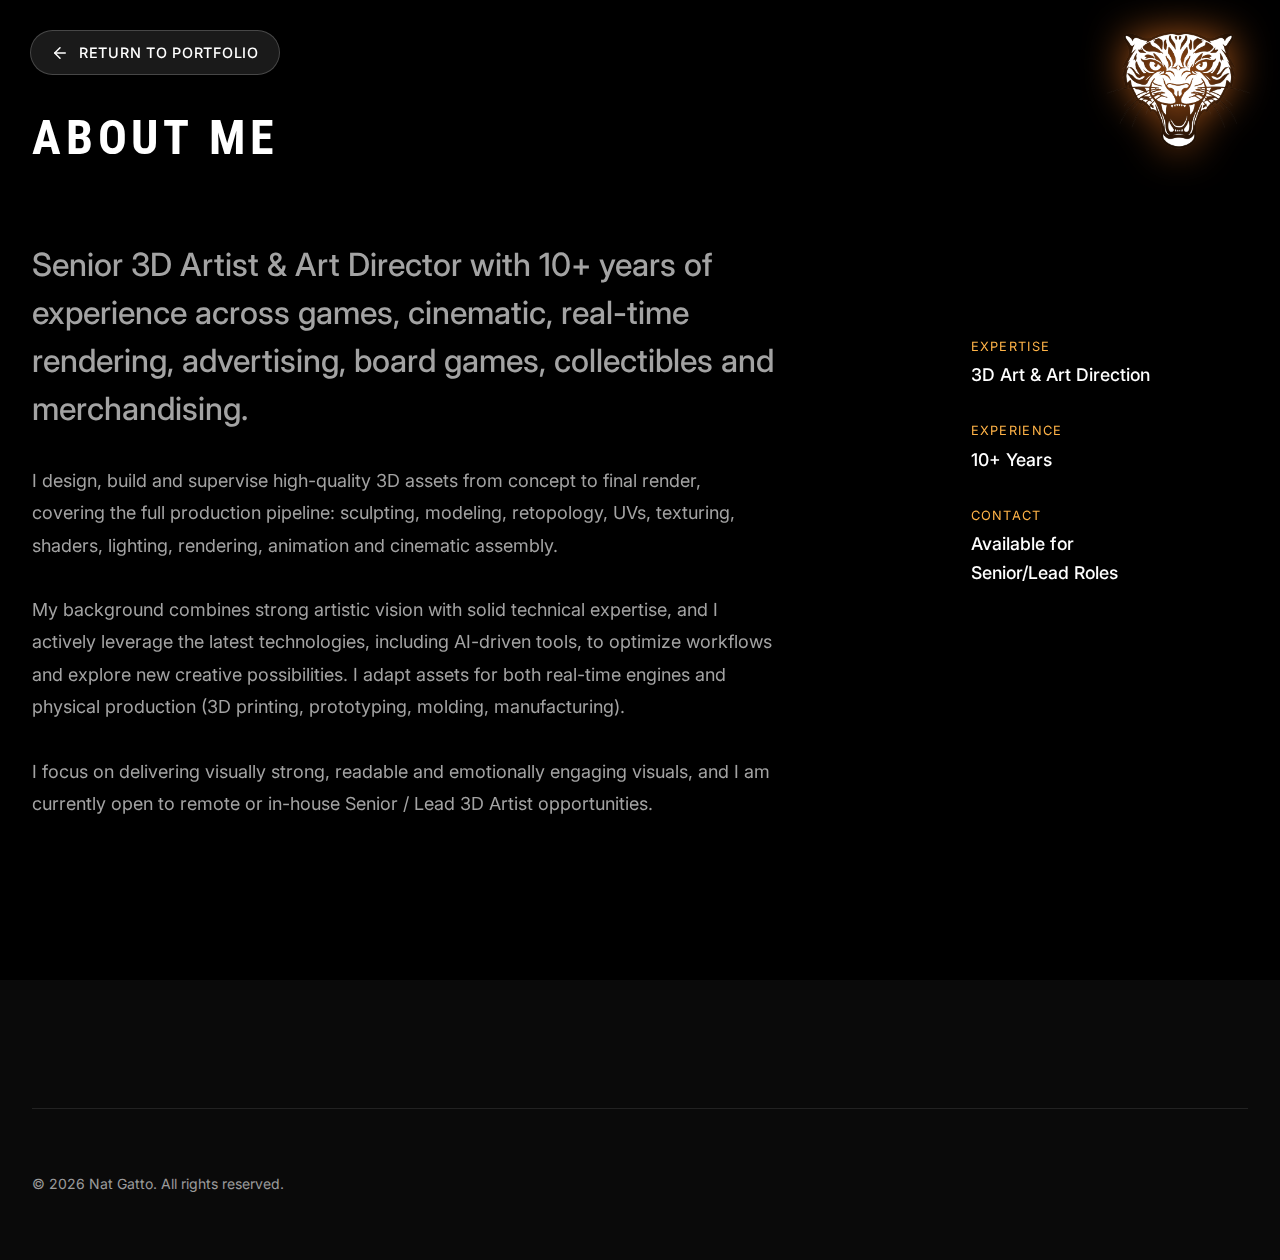
<file: about.html>
<!DOCTYPE html>
<html lang="en">

<head>
    <meta charset="UTF-8">
    <meta name="viewport" content="width=device-width, initial-scale=1.0">
    <title>About | Nat Gatto - 3D Artist</title>
    <meta name="description" content="About Nat Gatto, Senior 3D Artist & Art Director.">

    <!-- Fonts -->
    <link rel="preconnect" href="https://fonts.googleapis.com">
    <link rel="preconnect" href="https://fonts.gstatic.com" crossorigin>
    <link
        href="https://fonts.googleapis.com/css2?family=Inter:wght@300;400;500;600;700&family=Outfit:wght@300;400;500;600;700&family=Roboto+Condensed:wght@700&display=swap"
        rel="stylesheet">

    <!-- CSS -->
    <link rel="stylesheet" href="css/style.css">
</head>

<body class="about-page no-navbar">
    <!-- Global Background Video & Overlay -->
    <video class="global-bg-video" autoplay loop muted playsinline>
        <source src="https://res.cloudinary.com/dsswiavub/video/upload/v1770374667/215695_txry1i.mp4" type="video/mp4">
    </video>
    <div class="global-overlay"></div>

    <!-- Return Button -->
    <a href="index.html#about" class="return-btn">
        <svg viewBox="0 0 24 24" fill="none" stroke="currentColor" stroke-width="2" stroke-linecap="round"
            stroke-linejoin="round">
            <line x1="19" y1="12" x2="5" y2="12"></line>
            <polyline points="12 19 5 12 12 5"></polyline>
        </svg>
        Return to Portfolio
    </a>

    <!-- Top Right Logo -->
    <a href="index.html" class="project-top-logo">
        <img src="images/logo.png" alt="Nat Gatto Logo">
    </a>

    <!-- Main Content -->
    <section class="about fullscreen-about">
        <div class="section-overlay"></div>
        <div class="container">
            <h1 class="section-title">About Me</h1>
            <div class="about-content">
                <div class="about-text">
                    <p class="large-text">Senior 3D Artist & Art Director with 10+ years of experience across games,
                        cinematic, real-time rendering, advertising, board games, collectibles and merchandising.</p>
                    <p>I design, build and supervise high-quality 3D assets from concept to final render, covering the
                        full production pipeline: sculpting, modeling, retopology, UVs, texturing, shaders, lighting,
                        rendering, animation and cinematic assembly.</p>
                    <p>My background combines strong artistic vision with solid technical expertise, and I actively
                        leverage the latest technologies, including AI-driven tools, to optimize workflows and explore
                        new creative possibilities. I adapt assets for both real-time engines and physical production
                        (3D printing, prototyping, molding, manufacturing).</p>
                    <p>I focus on delivering visually strong, readable and emotionally engaging visuals, and I am
                        currently open to remote or in-house Senior / Lead 3D Artist opportunities.</p>
                </div>
                <!-- Optional: Side info or empty space for design balance -->
                <div class="about-meta-sidebar glass-card">
                    <div class="meta-item">
                        <span class="meta-label">Expertise</span>
                        <span class="meta-value">3D Art & Art Direction</span>
                    </div>
                    <div class="meta-item">
                        <span class="meta-label">Experience</span>
                        <span class="meta-value">10+ Years</span>
                    </div>
                    <div class="meta-item">
                        <span class="meta-label">Contact</span>
                        <span class="meta-value">Available for Senior/Lead Roles</span>
                    </div>
                </div>
            </div>
        </div>
    </section>

    <!-- Footer -->
    <footer class="footer">
        <div class="container">
            <div class="footer-bottom">
                <p>&copy; 2026 Nat Gatto. All rights reserved.</p>
            </div>
        </div>
    </footer>

    <script src="js/main.js"></script>
</body>

</html>
</file>
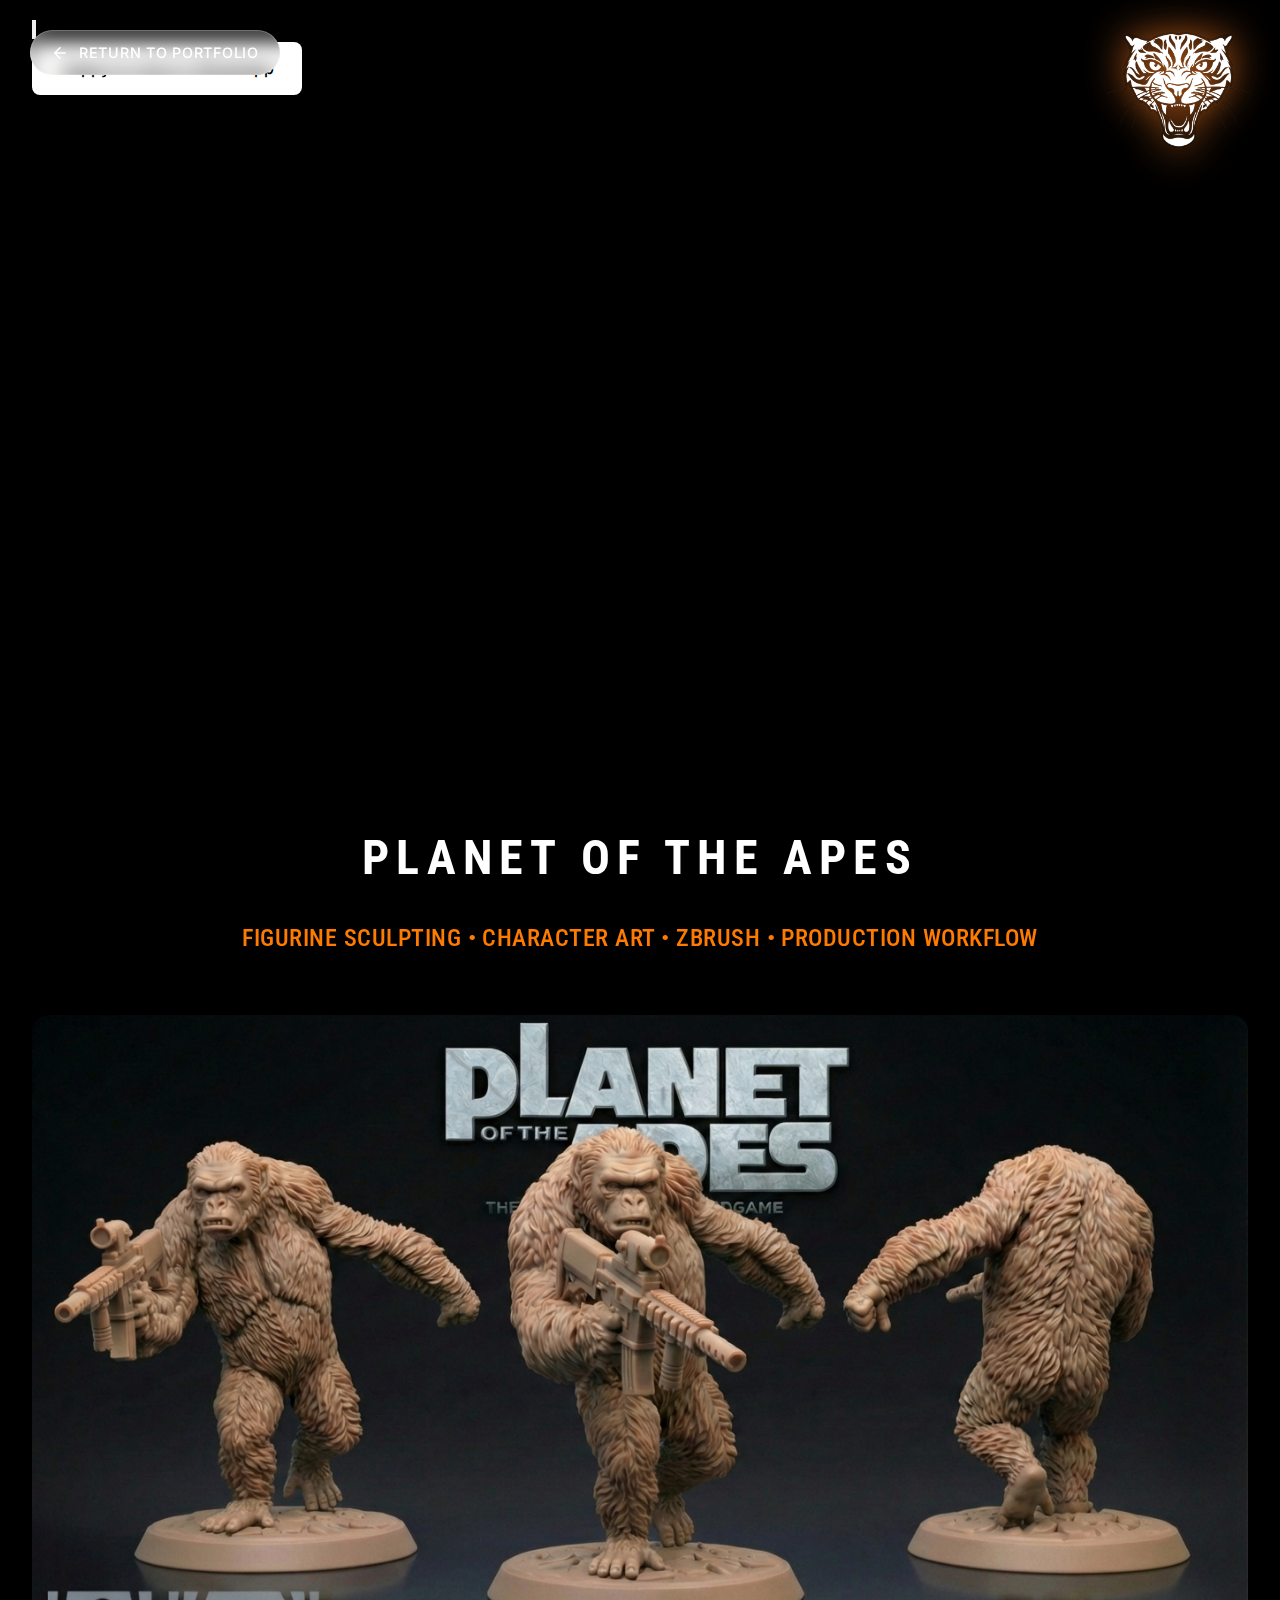
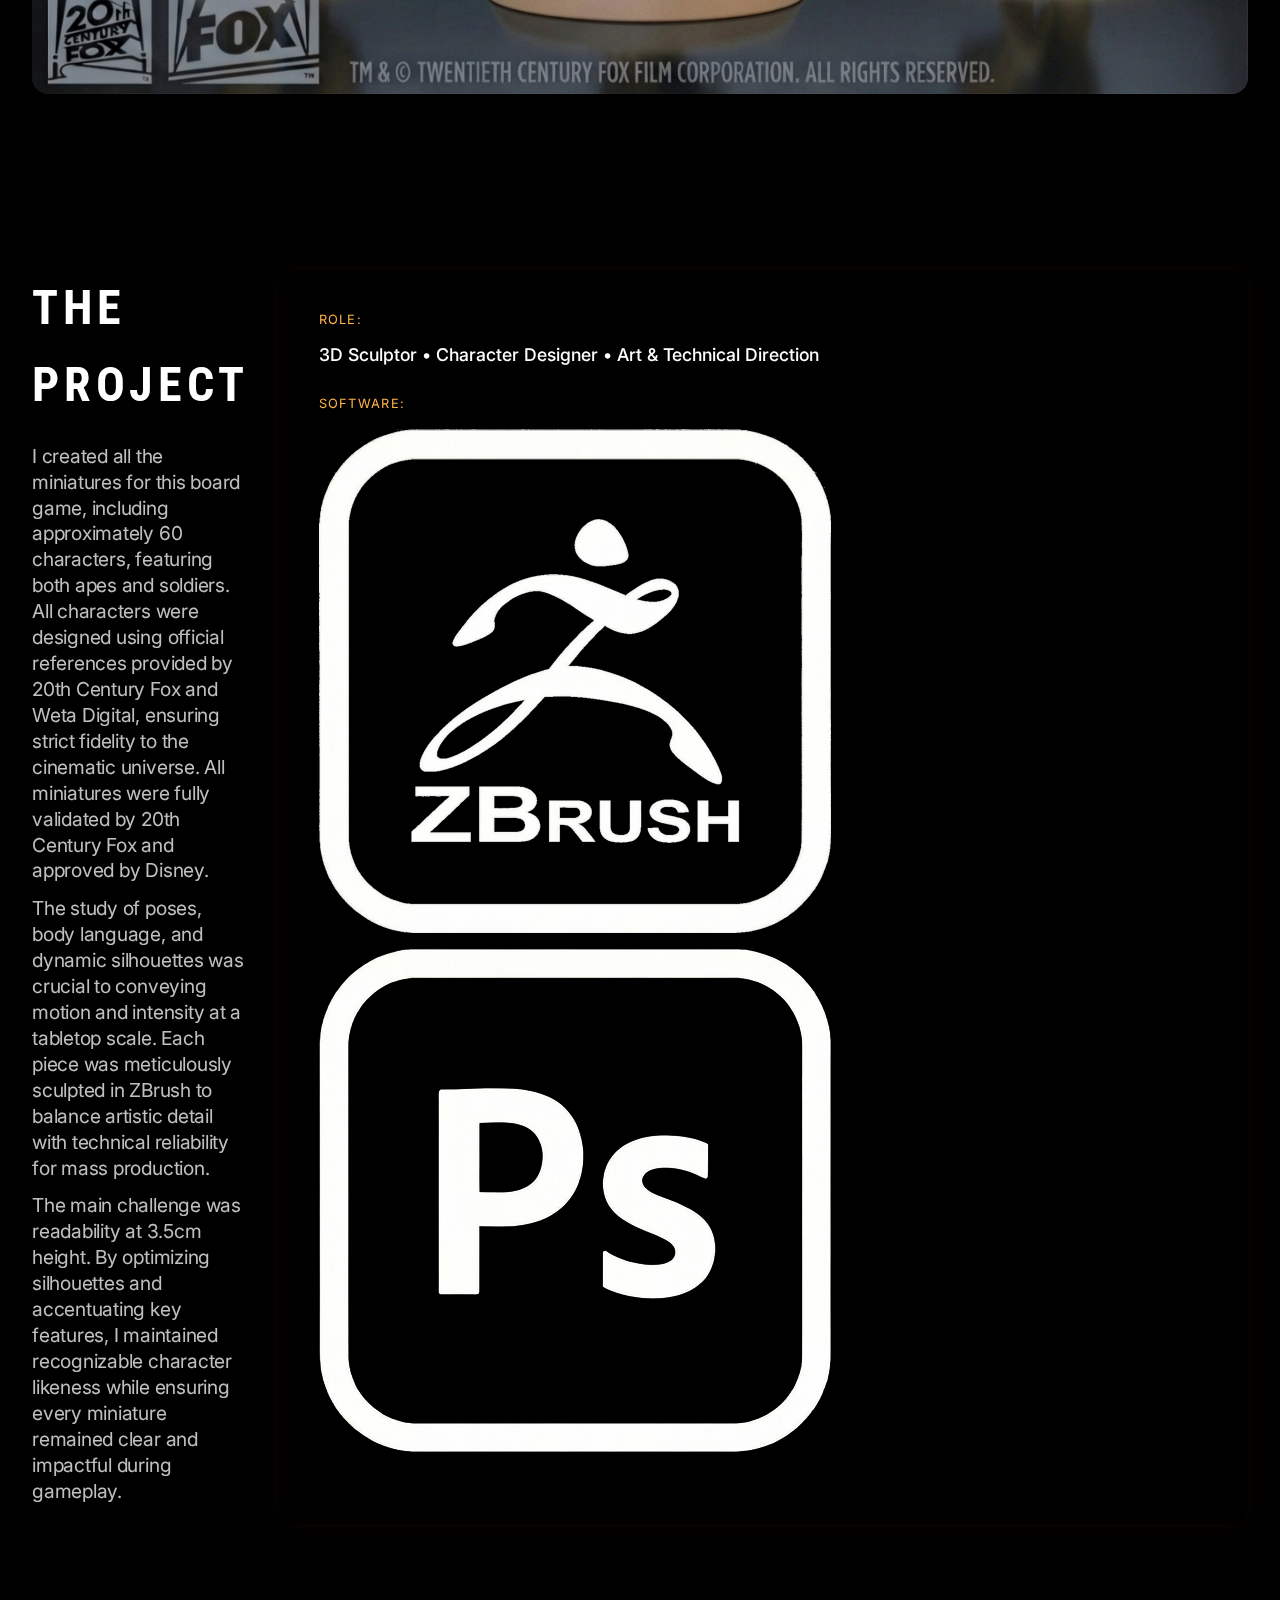
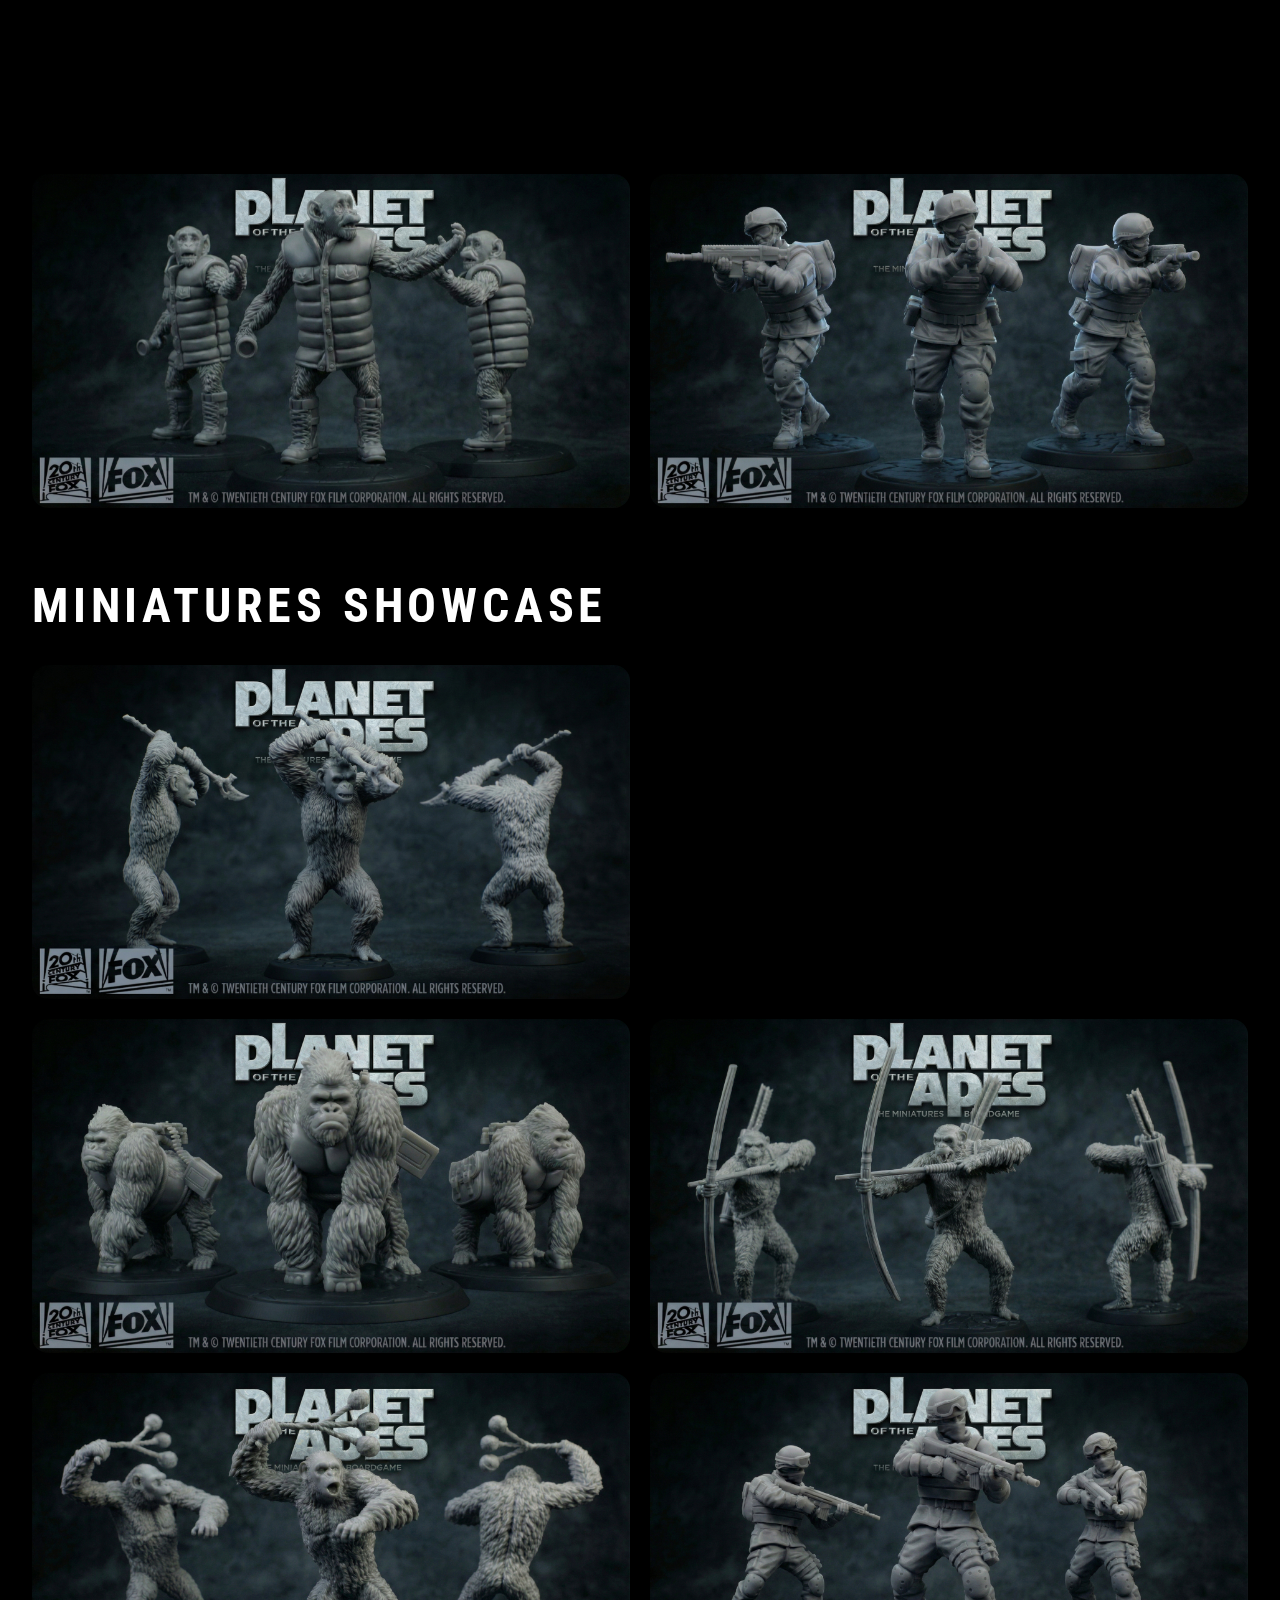
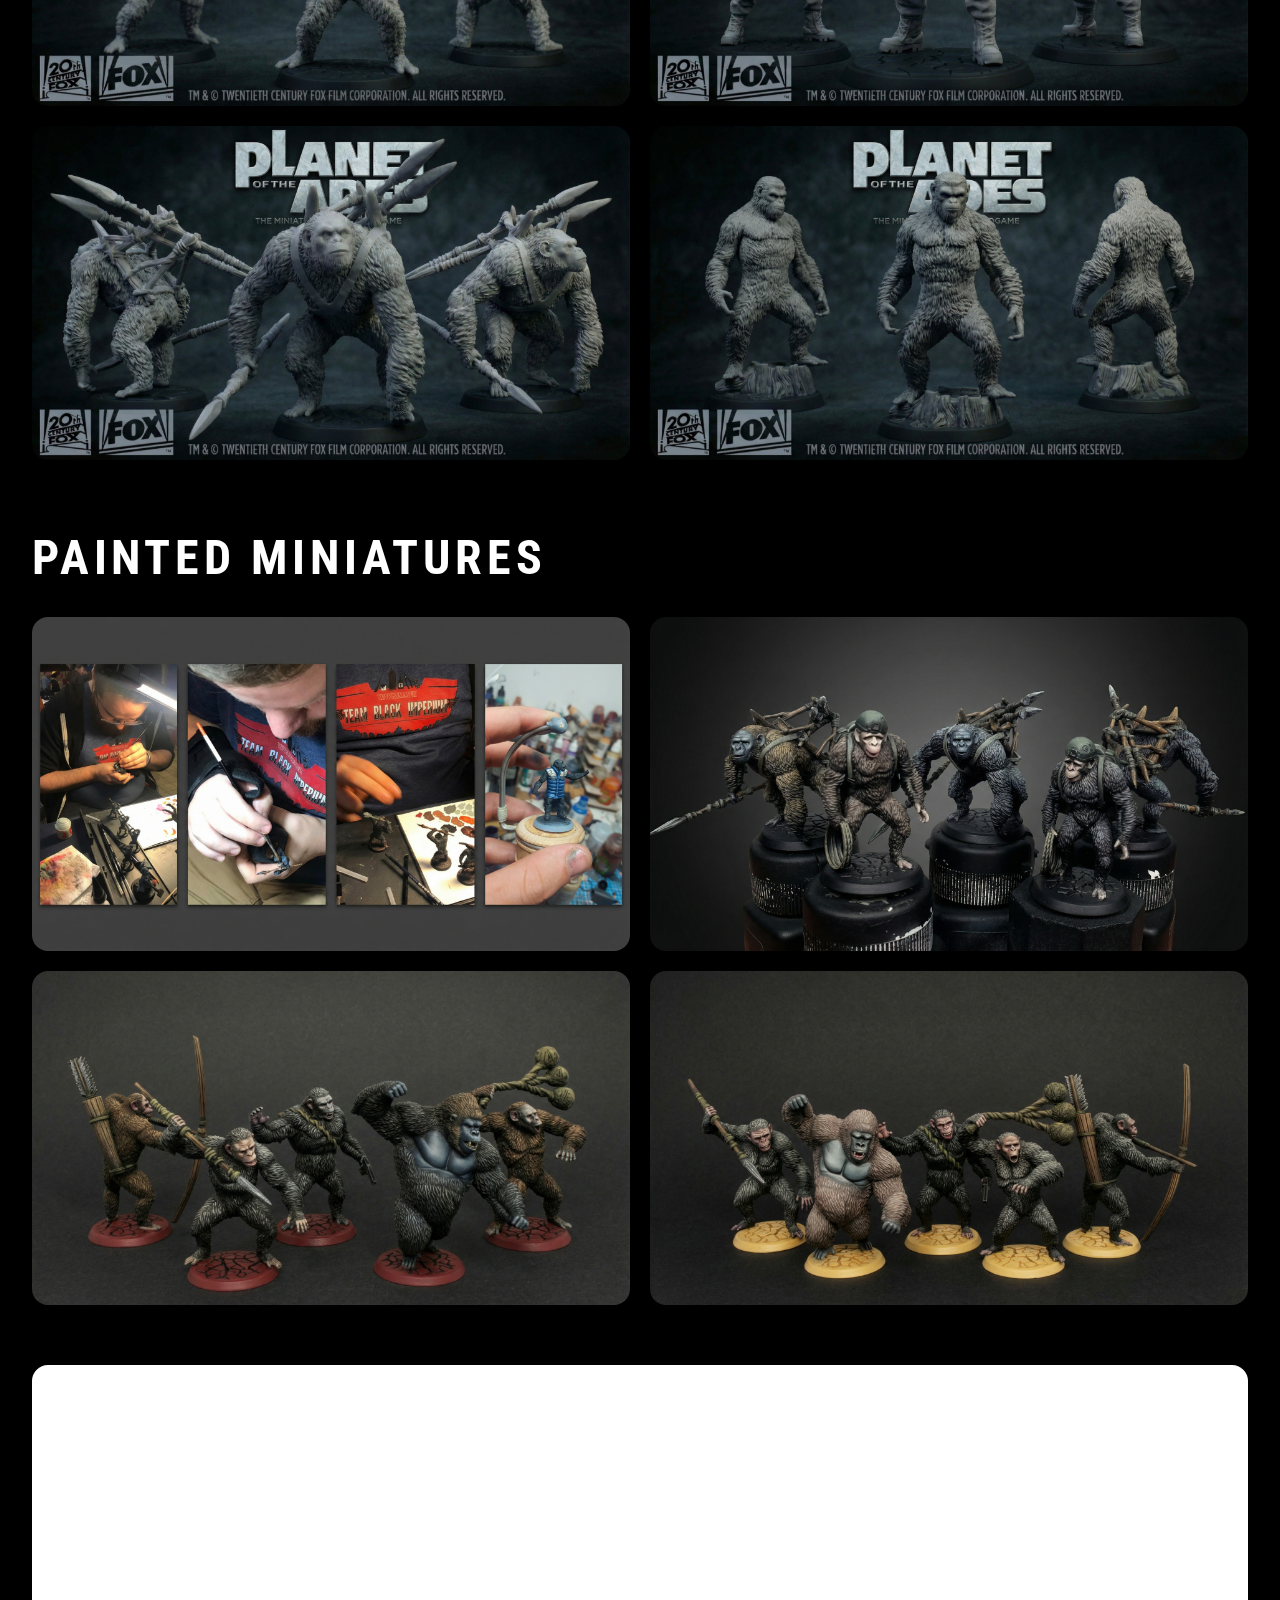
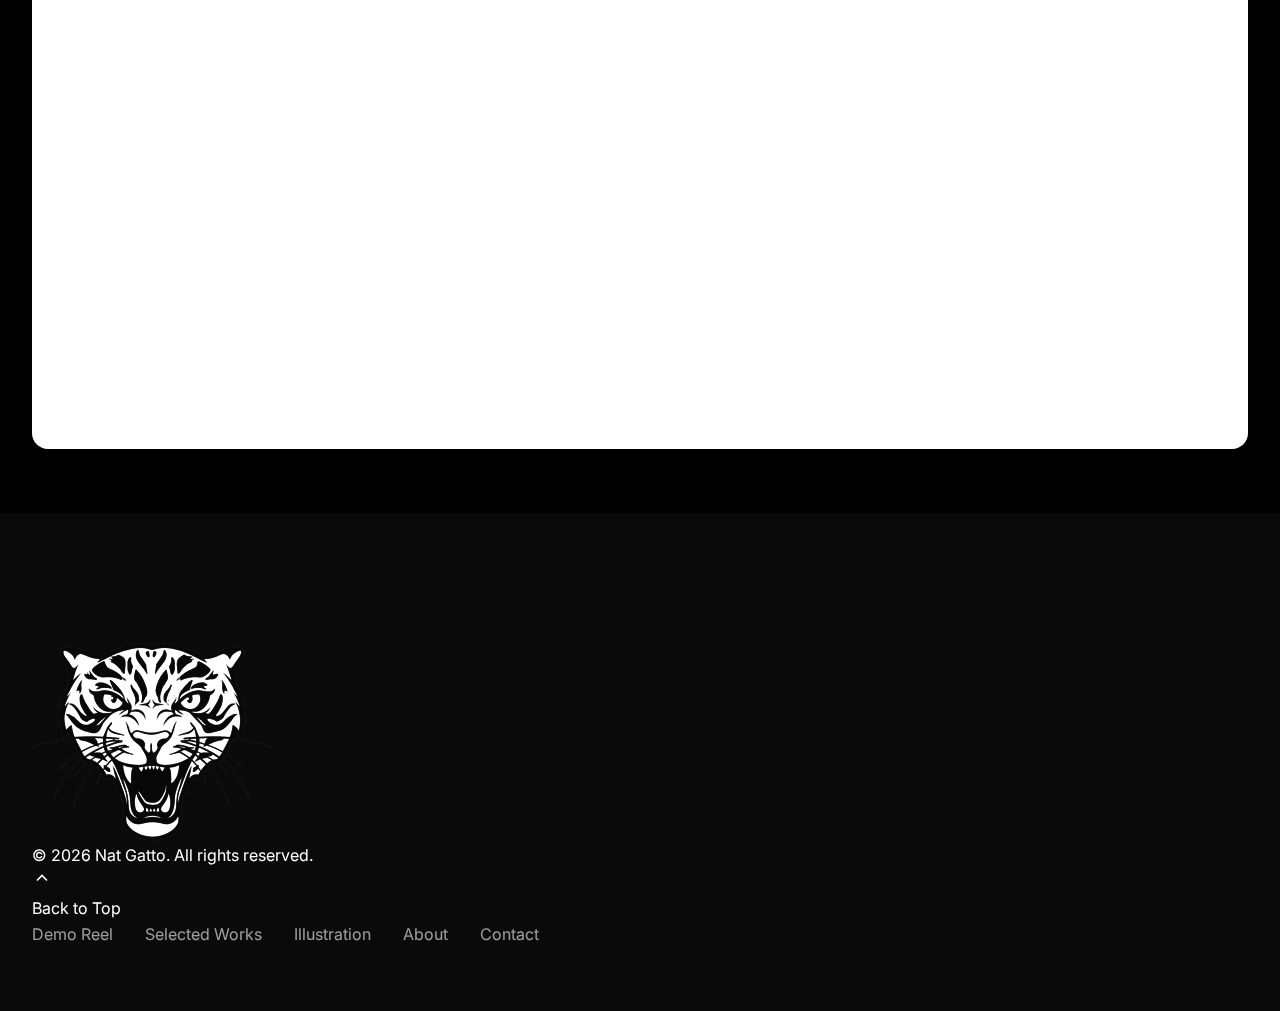
<file: project-apes.html>
<!DOCTYPE html>
<html lang="en">

<head>
    <meta charset="UTF-8">
    <meta name="viewport" content="width=device-width, initial-scale=1.0">
    <title>Planet of the Apes | Nat Gatto - 3D Artist</title>
    <link rel="icon" type="image/png" href="images/favicon.png">
    <meta name="description" content="Project details for Planet of the Apes figurines by Nat Gatto.">
    <link rel="preconnect" href="https://fonts.googleapis.com">
    <link rel="preconnect" href="https://fonts.gstatic.com" crossorigin>
    <link
        href="https://fonts.googleapis.com/css2?family=Inter:wght@300;400;500;600;700&family=Outfit:wght@300;400;500;600;700&family=Roboto+Condensed:wght@300;400;700&display=swap"
        rel="stylesheet">
    <link rel="stylesheet" href="css/style.css?v=30.0">
</head>

<body id="top" class="project-detail-no-navbar">

    <nav class="navbar island-nav">
        <div class="container">
            <div class="return-btn-container">
                <div class="sound-control-container">
                    <button class="sound-toggle-btn" aria-label="Toggle Sound">
                        <svg class="unmute-icon" viewBox="0 0 24 24" fill="none" stroke="currentColor" stroke-width="2"
                            stroke-linecap="round" stroke-linejoin="round">
                            <path d="M11 5L6 9H2v6h4l5 4V5z"></path>
                            <path d="M19.07 4.93a10 10 0 0 1 0 14.14" class="sound-wave"></path>
                            <path d="M15.54 8.46a5 5 0 0 1 0 7.07" class="sound-wave"></path>
                        </svg>
                        <svg class="mute-icon" viewBox="0 0 24 24" fill="none" stroke="currentColor" stroke-width="2"
                            stroke-linecap="round" stroke-linejoin="round" style="display:none;">
                            <path d="M11 5L6 9H2v6h4l5 4V5z"></path>
                            <line x1="23" y1="9" x2="17" y2="15"></line>
                            <line x1="17" y1="9" x2="23" y2="15"></line>
                        </svg>
                    </button>
                </div>
                <a href="index.html#projects" class="return-btn">
                    <svg width="24" height="24" viewBox="0 0 24 24" fill="none" stroke="currentColor" stroke-width="2"
                        stroke-linecap="round" stroke-linejoin="round">
                        <line x1="19" y1="12" x2="5" y2="12"></line>
                        <polyline points="12 19 5 12 12 5"></polyline>
                    </svg>
                    Return to Portfolio
                </a>
            </div>
            <div class="island-cta">
                <a href="https://api.whatsapp.com/send?l=fr&phone=0033665151439" target="_blank"
                    class="btn-primary">Happy to chat on WhatsApp</a>
            </div>
        </div>
    </nav>

    <!-- Navigation Overlay -->

    <video class="global-bg-video" autoplay loop muted playsinline>
        <source src="https://nat-gatto-demo.b-cdn.net/1-tablet.mp4?v=1.0" type="video/mp4" media="(max-width: 1024px)">
        <source src="https://nat-gatto-demo.b-cdn.net/1.mp4?v=1.0" type="video/mp4">
    </video>






    <!-- Logo top right -->
    <a href="index.html" class="project-top-logo">
        <img src="images/logo.png" alt="Nat Gatto Logo">
    </a>
    <section class="project-hero" style="padding-top:0;">
        <!-- Hero Video (Full Width) container -->
        <div class="hero-video-full-width"
            style="width:100%; aspect-ratio:16/9; background: #000; position:relative; overflow:hidden;">

            <!-- Video element -->
            <video id="rocket-video" autoplay muted playsinline style="width:100%; height:100%; object-fit:cover;" loop>
                <source src="https://nat-gatto-demo.b-cdn.net/Assetsttrocketstatictt01_V0027_Pix-tablet.mp4"
                    type="video/mp4" media="(max-width: 1024px)">
                <source src="https://nat-gatto-demo.b-cdn.net/Assetsttrocketstatictt01_V0027_Pix.mp4"
                    type="video/mp4">
            </video>

            <!-- CINEMA BUTTON HAS TO BE IN HERE -->
            <button class="cinema-mode-btn" aria-label="Enter Cinema Mode">
                <?xml version="1.0" encoding="UTF-8"?>
                <?xml version="1.0" encoding="UTF-8"?>
                <svg id="Layer_1" data-name="Layer 1" xmlns="http://www.w3.org/2000/svg" viewBox="0 0 21.39 21.39">
                    <defs>
                        <style>
                            .cls-1 {
                                fill: #0f0f0f;
                            }
                        </style>
                    </defs>
                    <polygon class="cls-1" points="12.72 .5 20.89 .5 20.89 9 21.39 9 21.39 0 12.72 0 12.72 .5" />
                    <polygon class="cls-1"
                        points="20.89 13.06 20.89 20.89 12.72 20.89 12.72 21.39 21.39 21.39 21.39 13.06 20.89 13.06" />
                    <polygon class="cls-1" points=".5 9 .5 .5 8.67 .5 8.67 0 0 0 0 9 .5 9" />
                    <polygon class="cls-1"
                        points="8.67 20.89 .5 20.89 .5 13.06 0 13.06 0 21.39 8.67 21.39 8.67 20.89" />
                </svg>
            </button>
        </div>



        <!-- Project Title Section -->
        <div class="container" style="margin-top:100px; margin-bottom:60px; text-align:center;">
            <h2 class="section-title" style="margin-bottom: 25px; letter-spacing: 0.15em;">Planet of the Apes</h2>
            <p class="project-subtitle"
                style="color:var(--accent-orange, #ff7b00); font-family: 'Roboto Condensed', sans-serif; font-size: 1.5rem; font-weight: 500; line-height: 1.4; max-width: 1100px; margin: 0 auto; letter-spacing: 0.02em; text-transform: uppercase;">
                Figurine Sculpting &bull; Character Art &bull; ZBrush &bull; Production Workflow
            </p>
        </div>

        <div class="premium-divider"></div>

        <div class="container">
            <div class="project-hero-featured-image glass-card"
                style="margin-bottom:40px; border-radius: var(--border-radius-lg);">
                <img src="images/projects/pota/Koba.jpeg" alt="Koba Featured" class="portfolio-img-content"
                    style="object-fit:contain; border-radius: var(--border-radius-lg);">
            </div>
        </div>
    </section>

    <!-- Project Info -->
    <section class="project-info" style="padding-top:0;">
        <div class="container">
            <div class="project-grid" style="align-items: stretch; display: flex; gap: 30px; margin-bottom: 60px;">
                <div class="project-description"
                    style="flex: 1.5; display: flex; flex-direction: column; justify-content: center;">
                    <h2 class="section-title" style="margin-top: 0; margin-bottom: 20px; text-align: left;">The Project
                    </h2>
                    <p
                        style="color: rgba(255, 255, 255, 0.75); letter-spacing: -0.012em; line-height: 1.35; margin-bottom: 12px;">
                        I created all the miniatures for this board game, including approximately 60 characters,
                        featuring both apes and soldiers. All characters were designed using official references
                        provided by 20th Century Fox and Weta Digital, ensuring strict fidelity to the cinematic
                        universe. All miniatures were fully validated by 20th Century Fox and approved by Disney.</p>
                    <p
                        style="color: rgba(255, 255, 255, 0.75); letter-spacing: -0.012em; line-height: 1.35; margin-bottom: 12px;">
                        The study of poses, body language, and dynamic silhouettes was crucial to conveying motion and
                        intensity at a tabletop scale. Each piece was meticulously sculpted in ZBrush to balance
                        artistic detail with technical reliability for mass production.</p>
                    <p style="color: rgba(255, 255, 255, 0.75); letter-spacing: -0.012em; line-height: 1.35;">The main
                        challenge was readability at 3.5cm height. By optimizing silhouettes and accentuating key
                        features, I maintained recognizable character likeness while ensuring every miniature remained
                        clear and impactful during gameplay.</p>
                </div>
                <div class="project-meta glass-card"
                    style="border-color: rgba(255, 123, 0, 0.15); box-shadow: 0 0 20px rgba(255, 123, 0, 0.05); height:100%; display:flex; flex-direction:column; justify-content:center; align-items:flex-start; padding:40px; border-radius: var(--border-radius-lg);">
                    <div class="meta-item" style="text-align:left; width:100%; margin-bottom: 25px;">
                        <span class="meta-label" style="display:block; margin-bottom:10px;">Role:</span>
                        <span class="meta-value">3D Sculptor &bull; Character Designer &bull; Art & Technical
                            Direction</span>
                    </div>
                    <div class="meta-item" style="text-align:left; width:100%;">
                        <span class="meta-label" style="display:block; margin-bottom:15px;">Software:</span>
                        <div class="software-meta"
                            style="display:flex; gap:15px; flex-wrap:wrap; justify-content:flex-start;">
                            <div class="software-icon" title="ZBrush">
                                <img src="images/software/ZB-icon.png" alt="ZBrush">
                            </div>
                            <div class="software-icon" title="Adobe Photoshop">
                                <img src="images/software/Ps-icon.png" alt="Photoshop">
                            </div>
                        </div>
                    </div>
                </div>
            </div>

            <!-- Narrative Narrative (Bad Ape & Aligned Soldier) -->
            <div class="narrative-media-aligned" style="margin-top: 60px;">
                <div class="project-hero-featured-image glass-card"
                    style="margin-bottom:20px; border-radius: var(--border-radius-lg);">
                    <video id="bad-ape-video" muted playsinline preload="auto" class="portfolio-img-content"
                        style="object-fit:contain; border-radius: var(--border-radius-lg);">
                        <source
                            src="https://nat-gatto-demo.b-cdn.net/Assetsttbadapestatictt01_V0132_Pix-tablet.mp4#t=0.001"
                            type="video/mp4" media="(max-width: 1024px)">
                        <source
                            src="https://nat-gatto-demo.b-cdn.net/Assetsttbadapestatictt01_V0132_Pix.mp4#t=0.001"
                            type="video/mp4">
                    </video>
                </div>
                <!-- Aligned Side-by-Side: Bad Ape Image and Soldier 01 -->
                <div style="display:grid; grid-template-columns: repeat(2, 1fr); gap: 20px; margin-bottom: 40px;">
                    <div class="glass-card" style="border-radius: var(--border-radius-lg); overflow: hidden;">
                        <img src="images/projects/pota/BadApe-NatGatto.jpg" alt="Bad Ape Sculpt"
                            style="width:100%; height:auto; display:block;">
                    </div>
                    <div class="glass-card" style="border-radius: var(--border-radius-lg); overflow: hidden;">
                        <img src="images/projects/pota/Soldier01-NatGatto.jpg" alt="Soldier 01"
                            style="width:100%; height:auto; display:block;">
                    </div>
                </div>
            </div>

            <!-- Miniatures Showcase -->
            <h2 class="section-title" style="margin-top:60px; margin-bottom:20px; text-align: left;">Miniatures Showcase
            </h2>
            <div class="showcase-grid" style="display: flex; flex-direction: column; gap: 20px;">
                <!-- Row 1: Image and Video (Spear) -->
                <div style="display:grid; grid-template-columns: repeat(2, 1fr); gap: 20px;">
                    <div class="glass-card" style="border-radius: var(--border-radius-lg); overflow: hidden;">
                        <img src="images/projects/pota/Spear-NatGatto.jpg" alt="Spear Unit"
                            style="width:100%; height:auto; display:block;">
                    </div>
                    <div class="glass-card" style="border-radius: var(--border-radius-lg); overflow: hidden;">
                        <video id="spear-video" muted playsinline preload="auto"
                            style="width:100%; height:auto; display:block;">
                            <source
                                src="https://nat-gatto-demo.b-cdn.net/Assetweaponsspear02_V0003_Pix-tablet.mp4#t=0.001"
                                type="video/mp4" media="(max-width: 1024px)">
                            <source src="https://nat-gatto-demo.b-cdn.net/Assetweaponsspear02_V0003_Pix.mp4#t=0.001"
                                type="video/mp4">
                        </video>
                    </div>
                </div>
                <!-- Row 2: Two Following Images (Gorilla & Archer) -->
                <div style="display:grid; grid-template-columns: repeat(2, 1fr); gap: 20px;">
                    <div class="glass-card" style="border-radius: var(--border-radius-lg); overflow: hidden;">
                        <img src="images/projects/pota/Gorilla-NatGatto.jpg" alt="Gorilla Render"
                            style="width:100%; height:auto; display:block;">
                    </div>
                    <div class="glass-card" style="border-radius: var(--border-radius-lg); overflow: hidden;">
                        <img src="images/projects/pota/Archer-NatGatto.jpg" alt="Archer Render"
                            style="width:100%; height:auto; display:block;">
                    </div>
                </div>
                <!-- Following Miniatures 2 per row -->
                <div style="display:grid; grid-template-columns: repeat(2, 1fr); gap: 20px;">
                    <div class="glass-card" style="border-radius: var(--border-radius-lg); overflow: hidden;">
                        <img src="images/projects/pota/Bolas-NatGatto.jpg" alt="Bolas"
                            style="width:100%; height:auto; display:block;">
                    </div>
                    <div class="glass-card" style="border-radius: var(--border-radius-lg); overflow: hidden;">
                        <img src="images/projects/pota/Soldier03-NatGatto.jpg" alt="Soldier 03"
                            style="width:100%; height:auto; display:block;">
                    </div>
                </div>
                <div style="display:grid; grid-template-columns: repeat(2, 1fr); gap: 20px;">
                    <div class="glass-card" style="border-radius: var(--border-radius-lg); overflow: hidden;">
                        <img src="images/projects/pota/Javelineer-NatGatto.jpg" alt="Javelineer"
                            style="width:100%; height:auto; display:block;">
                    </div>
                    <div class="glass-card" style="border-radius: var(--border-radius-lg); overflow: hidden;">
                        <img src="images/projects/pota/Ceasar-NatGatto.jpg" alt="Caesar Sculpt"
                            style="width:100%; height:auto; display:block;">
                    </div>
                </div>
            </div>

            <!-- Painted Miniatures -->
            <h2 class="section-title" style="margin-top:60px; margin-bottom:20px; text-align: left;">Painted Miniatures
            </h2>
            <div style="display:grid; grid-template-columns: repeat(2, 1fr); gap: 20px; margin-bottom: 60px;">
                <div class="glass-card" style="border-radius: var(--border-radius-lg); overflow: hidden;">
                    <img src="images/projects/pota/Mini_Paint-04.jpg" alt="Painted Mini 04"
                        style="width:100%; height:auto; display:block;">
                </div>
                <div class="glass-card" style="border-radius: var(--border-radius-lg); overflow: hidden;">
                    <img src="images/projects/pota/Mini_Paint-03.jpg" alt="Painted Mini 03"
                        style="width:100%; height:auto; display:block;">
                </div>
                <div class="glass-card" style="border-radius: var(--border-radius-lg); overflow: hidden;">
                    <img src="images/projects/pota/Mini_Paint-02.jpg" alt="Painted Mini 02"
                        style="width:100%; height:auto; display:block;">
                </div>
                <div class="glass-card" style="border-radius: var(--border-radius-lg); overflow: hidden;">
                    <img src="images/projects/pota/Mini_Paint-01.jpg" alt="Painted Mini 01"
                        style="width:100%; height:auto; display:block;">
                </div>
            </div>
            <!-- New Featured Statue Image at the bottom -->
            <div class="project-hero-featured-image"
                style="margin-top:0; margin-bottom:4rem; border-radius: var(--border-radius-lg); overflow: hidden;">
                <img src="images/projects/pota/Knight01-NatGatto.jpg" alt="Knight Statue Visual"
                    class="portfolio-img-content" style="width:100%; display:block;">
            </div>


    </section>

    <!-- Footer -->
    <footer class="footer">
        <div class="container footer-row-master">
            <div class="footer-copyright">
                <div class="island-logo footer-logo-corner">
                    <img src="images/logo.png" alt="Nat Gatto Logo">
                </div>
                <p>&copy; 2026 Nat Gatto. All rights reserved.</p>
            </div>

            <div class="back-to-top-container">
                <a href="#top" class="back-to-top-btn">
                    <div class="arrow-icon">
                        <svg width="20" height="20" viewBox="0 0 24 24" fill="none" stroke="currentColor"
                            stroke-width="2">
                            <polyline points="18 15 12 9 6 15"></polyline>
                        </svg>
                    </div>
                    <span>Back to Top</span>
                </a>
            </div>

            <div class="footer-links">
                <a href="index.html#demo-reel">Demo Reel</a>
                <a href="index.html#works">Selected Works</a>
                <a href="index.html#illustrations">Illustration</a>
                <a href="index.html#about">About</a>
                <a href="index.html#contact">Contact</a>
            </div>
        </div>
    </footer>

    <script src="js/main.js?v=25.0"></script>
    <script>
        // High-precision loop logic for Weta Digital videos
        // Holds for 3 seconds on the first frame (logo frame) before playing
        const videoIdsToLoop = ['rocket-video'];

        videoIdsToLoop.forEach(id => {
            const video = document.getElementById(id);
            if (video) {
                video.removeAttribute('loop');

                const handleFirstFrame = () => {
                    video.pause();
                    video.currentTime = 0;
                    setTimeout(() => {
                        video.play();
                    }, 3000);
                };

                // Start with a 3-second hold on the first frame
                // We use a small delay to ensure the video has loaded enough to be paused at start
                if (video.readyState >= 1) {
                    handleFirstFrame();
                } else {
                    video.addEventListener('loadedmetadata', handleFirstFrame, { once: true });
                }

                video.addEventListener('ended', function () {
                    handleFirstFrame();
                });
            }
        });
    </script>
</body>

</html>
</file>
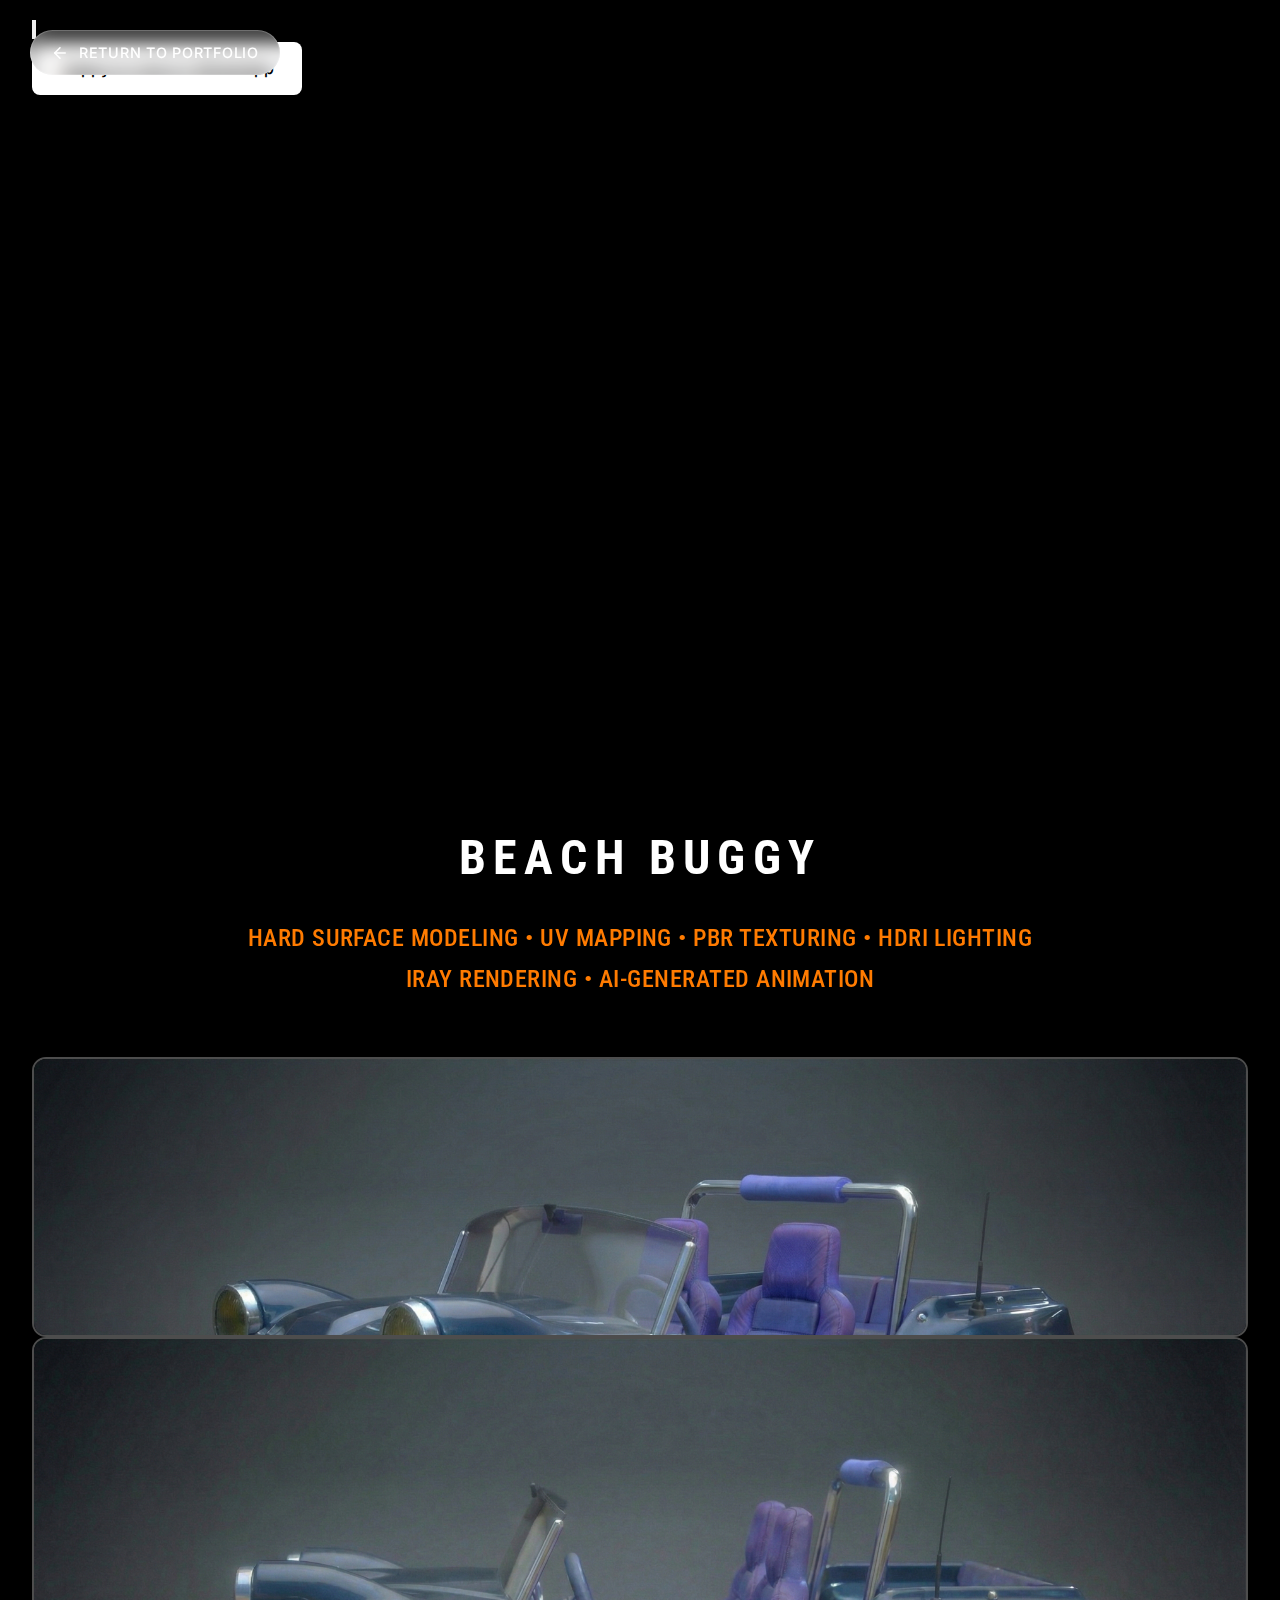
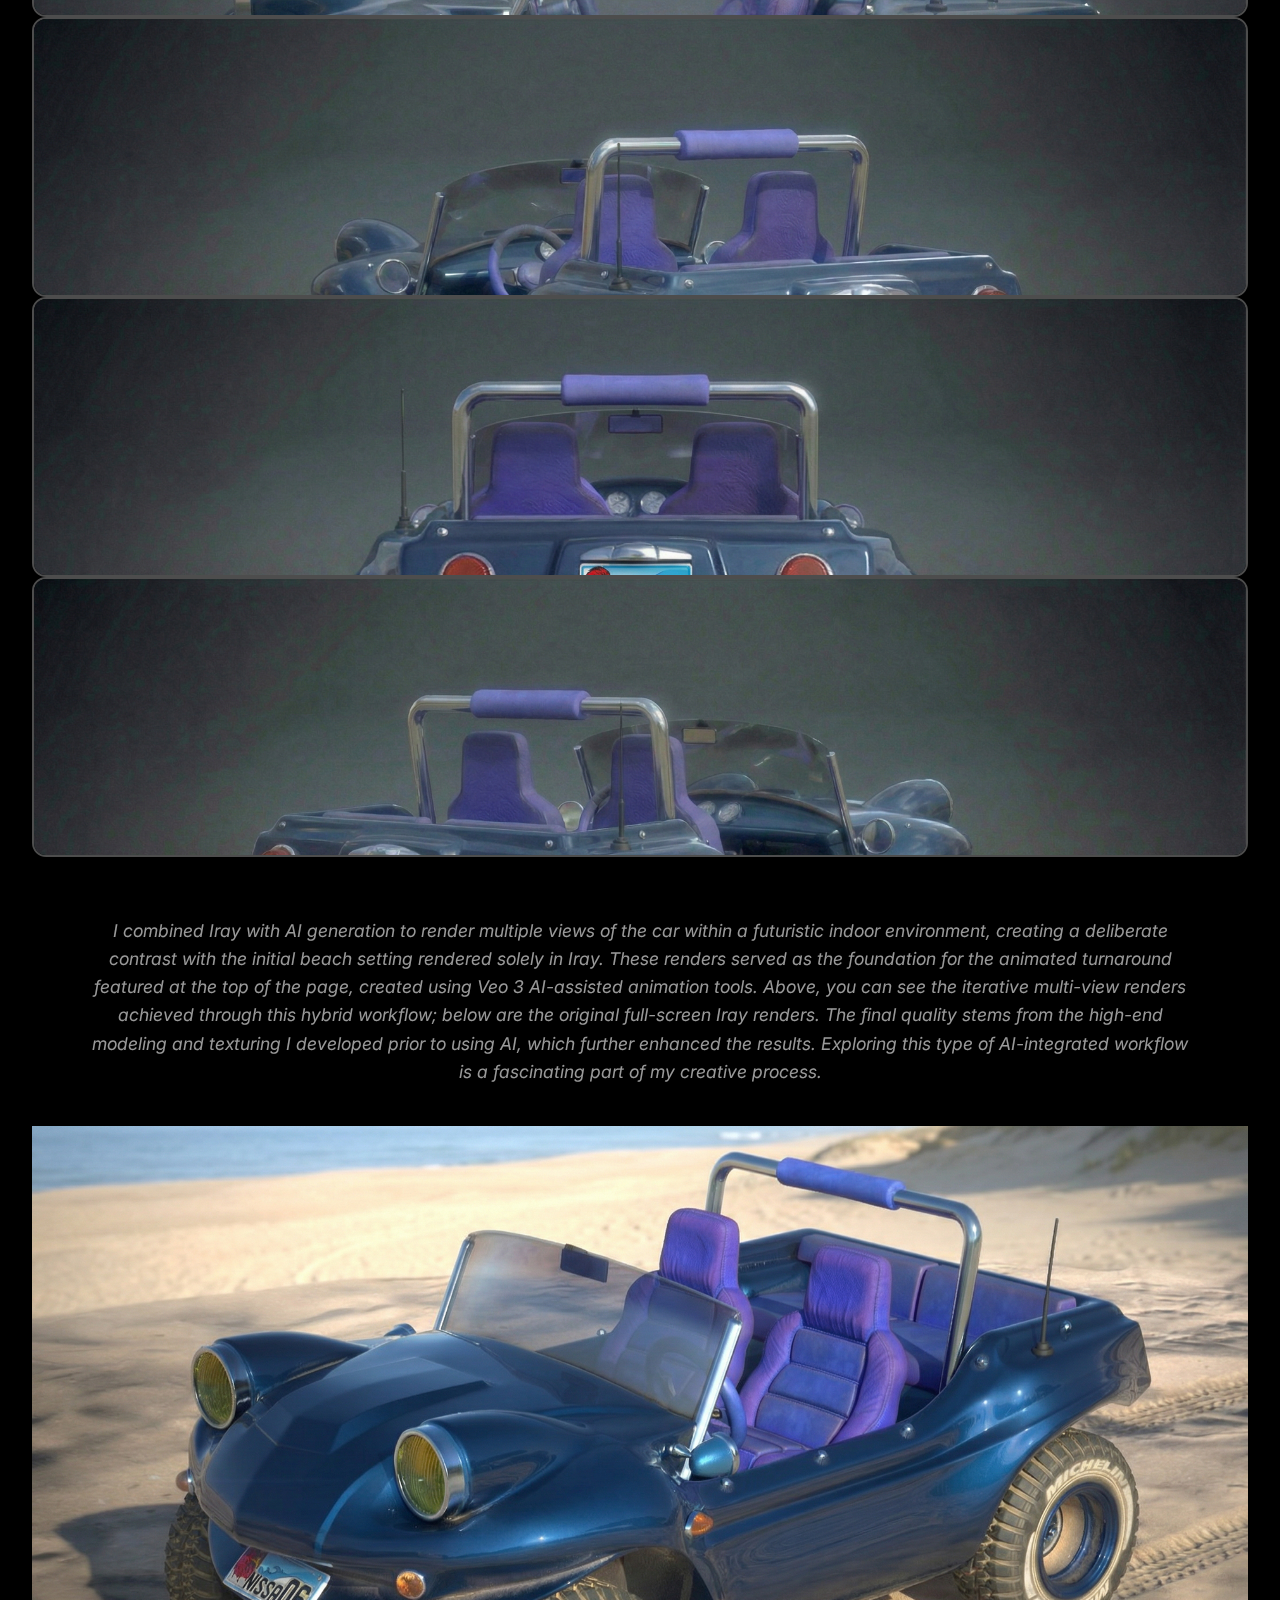
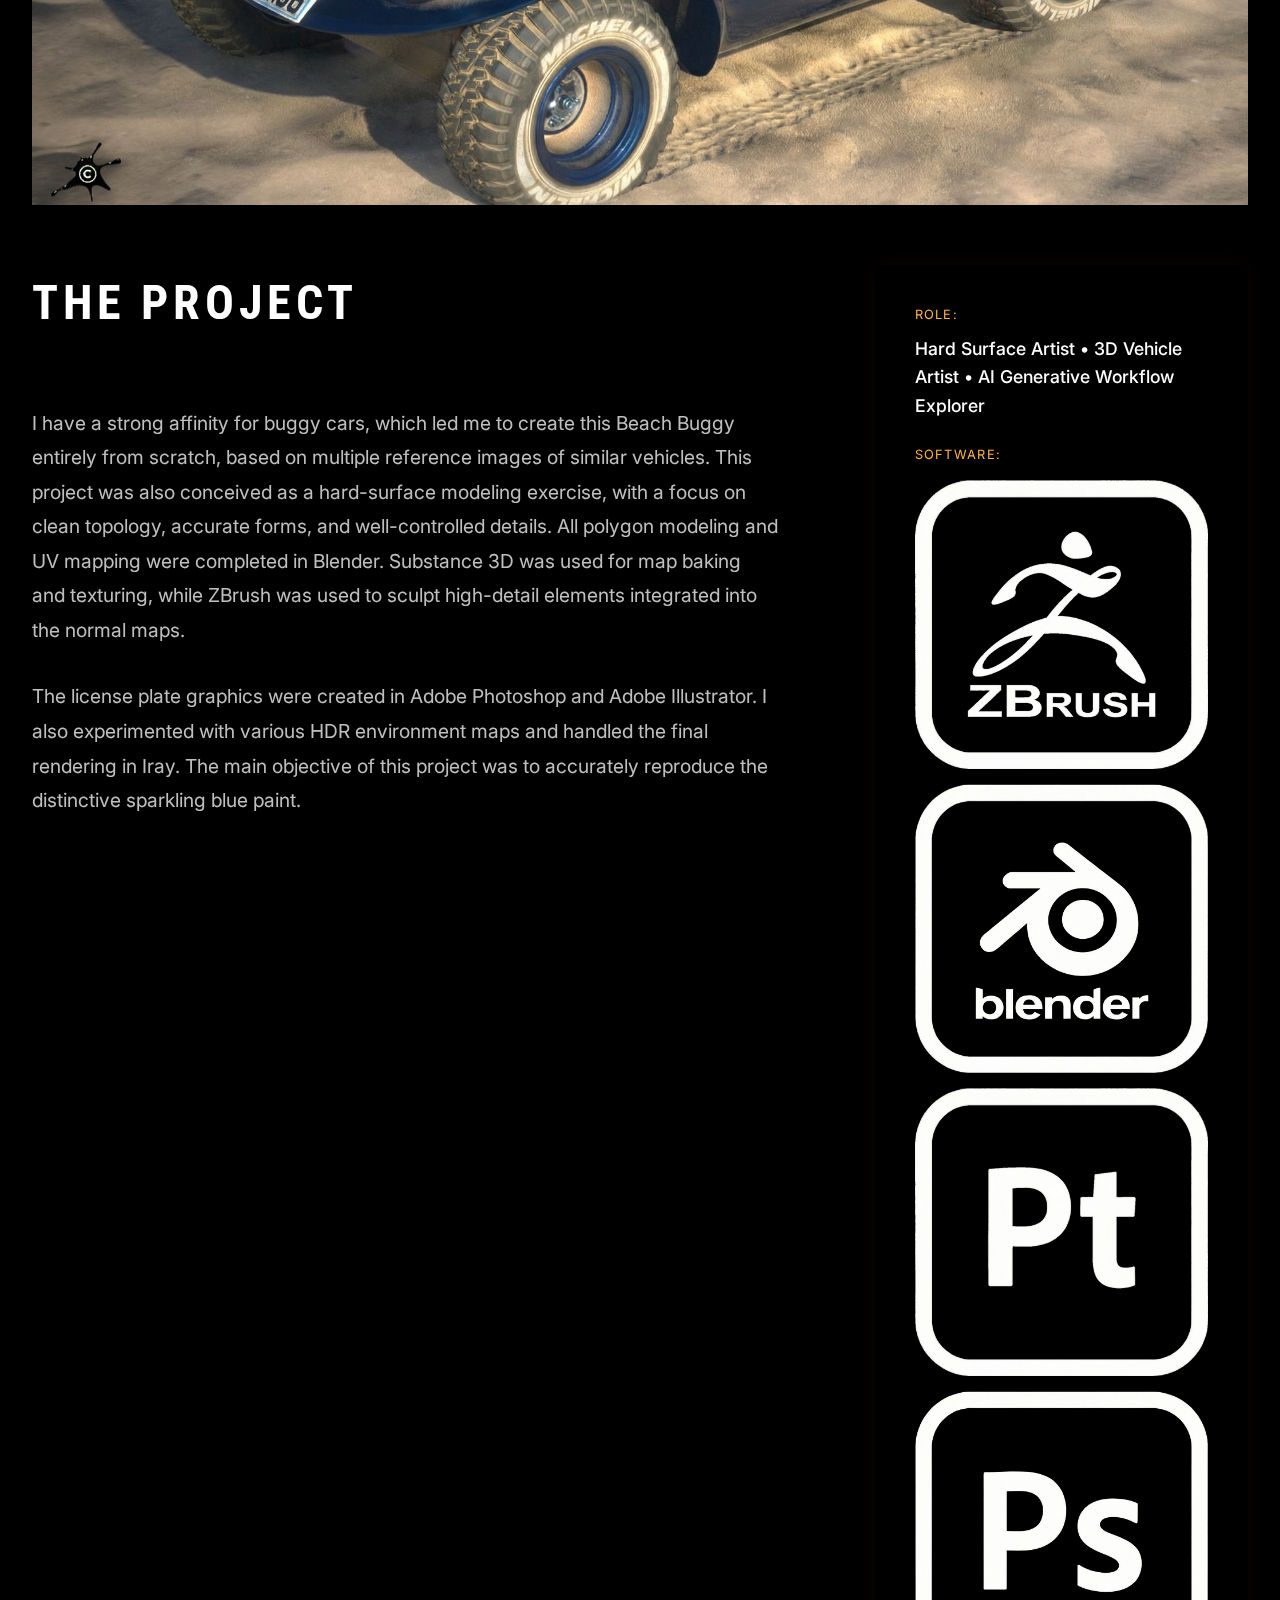
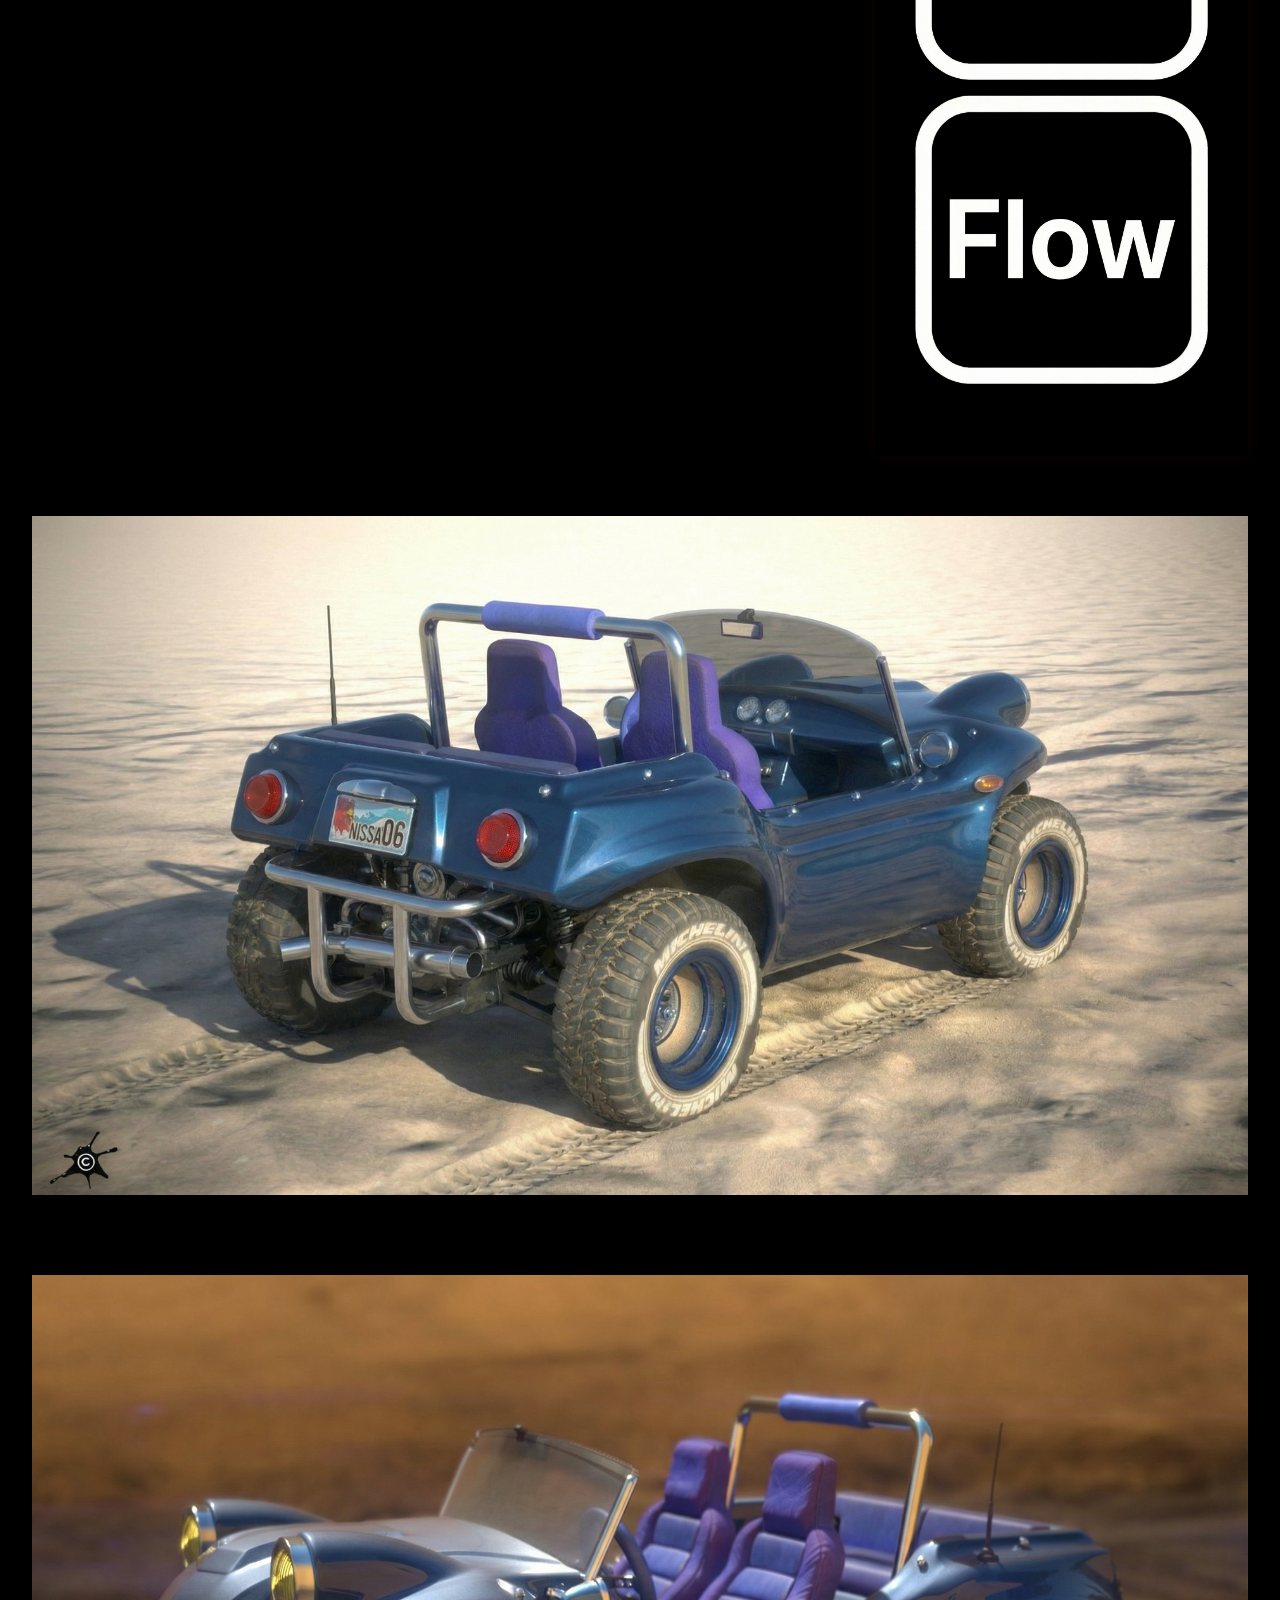
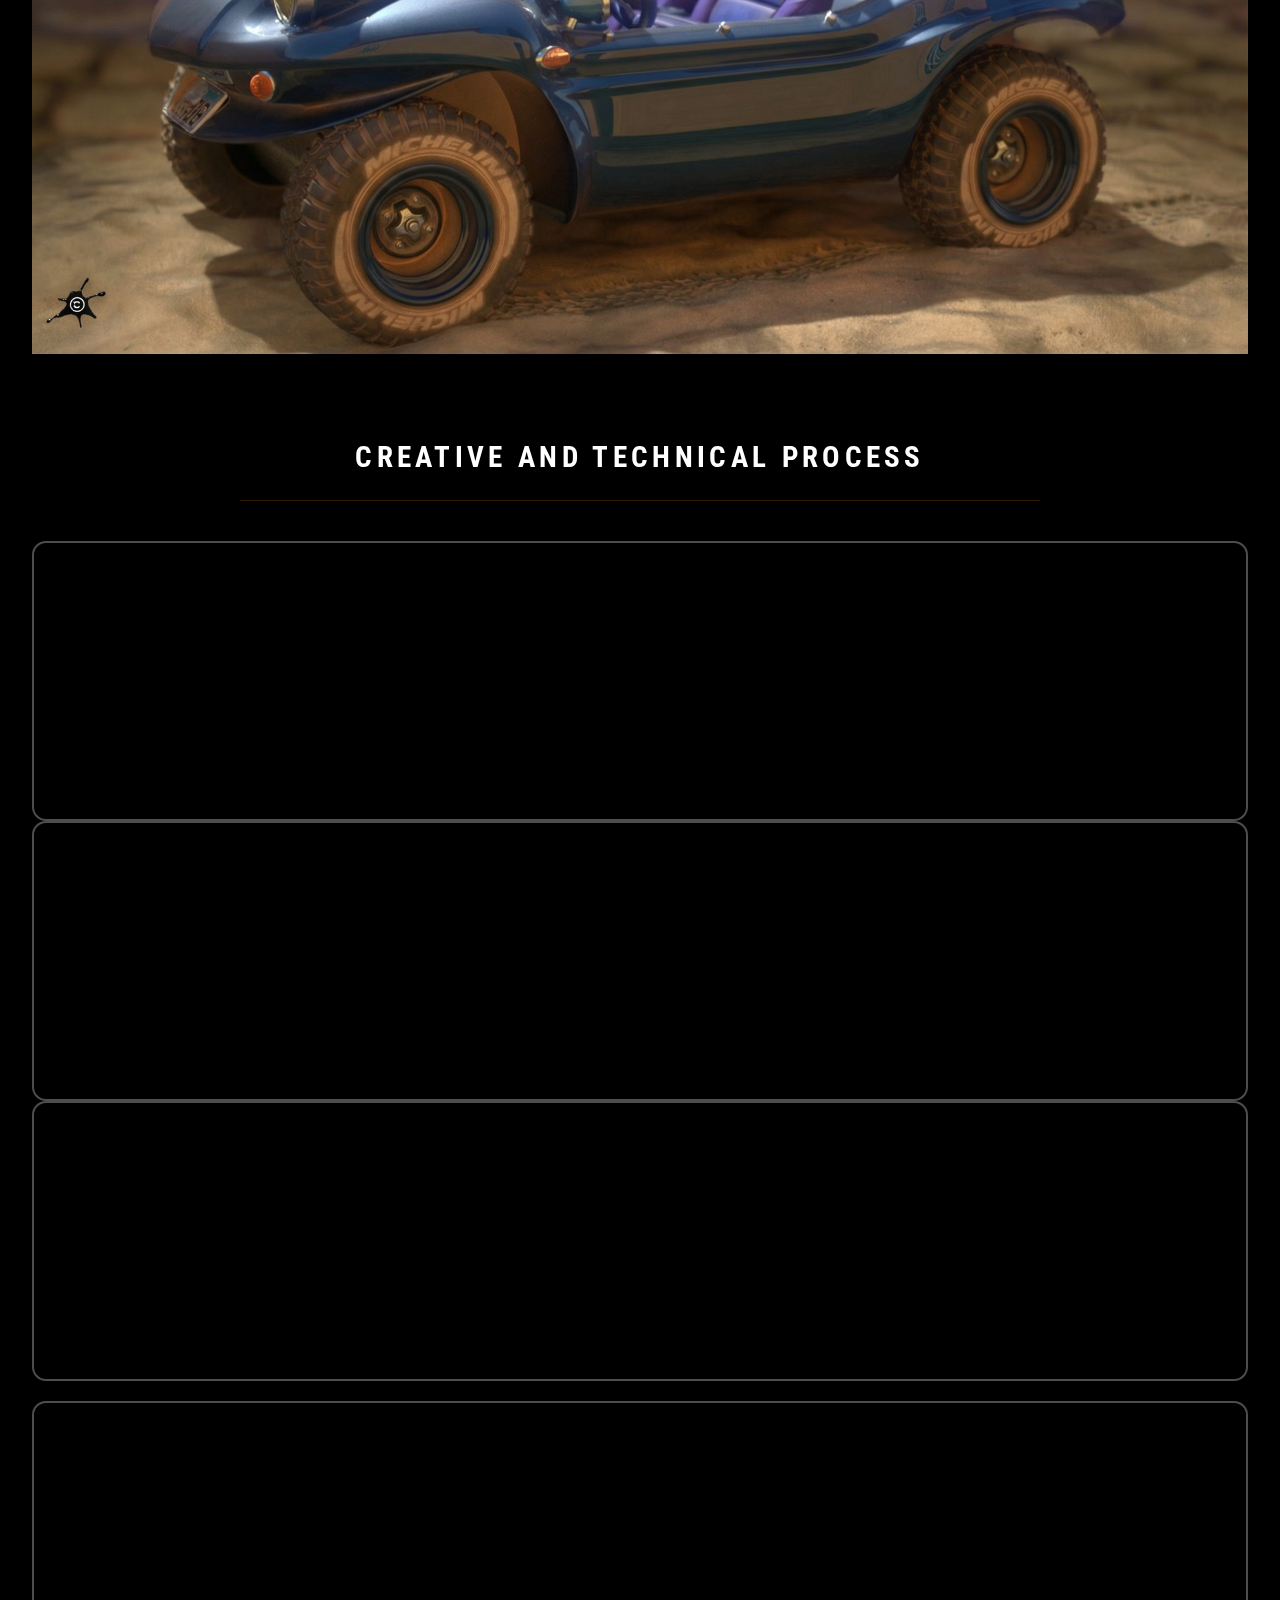
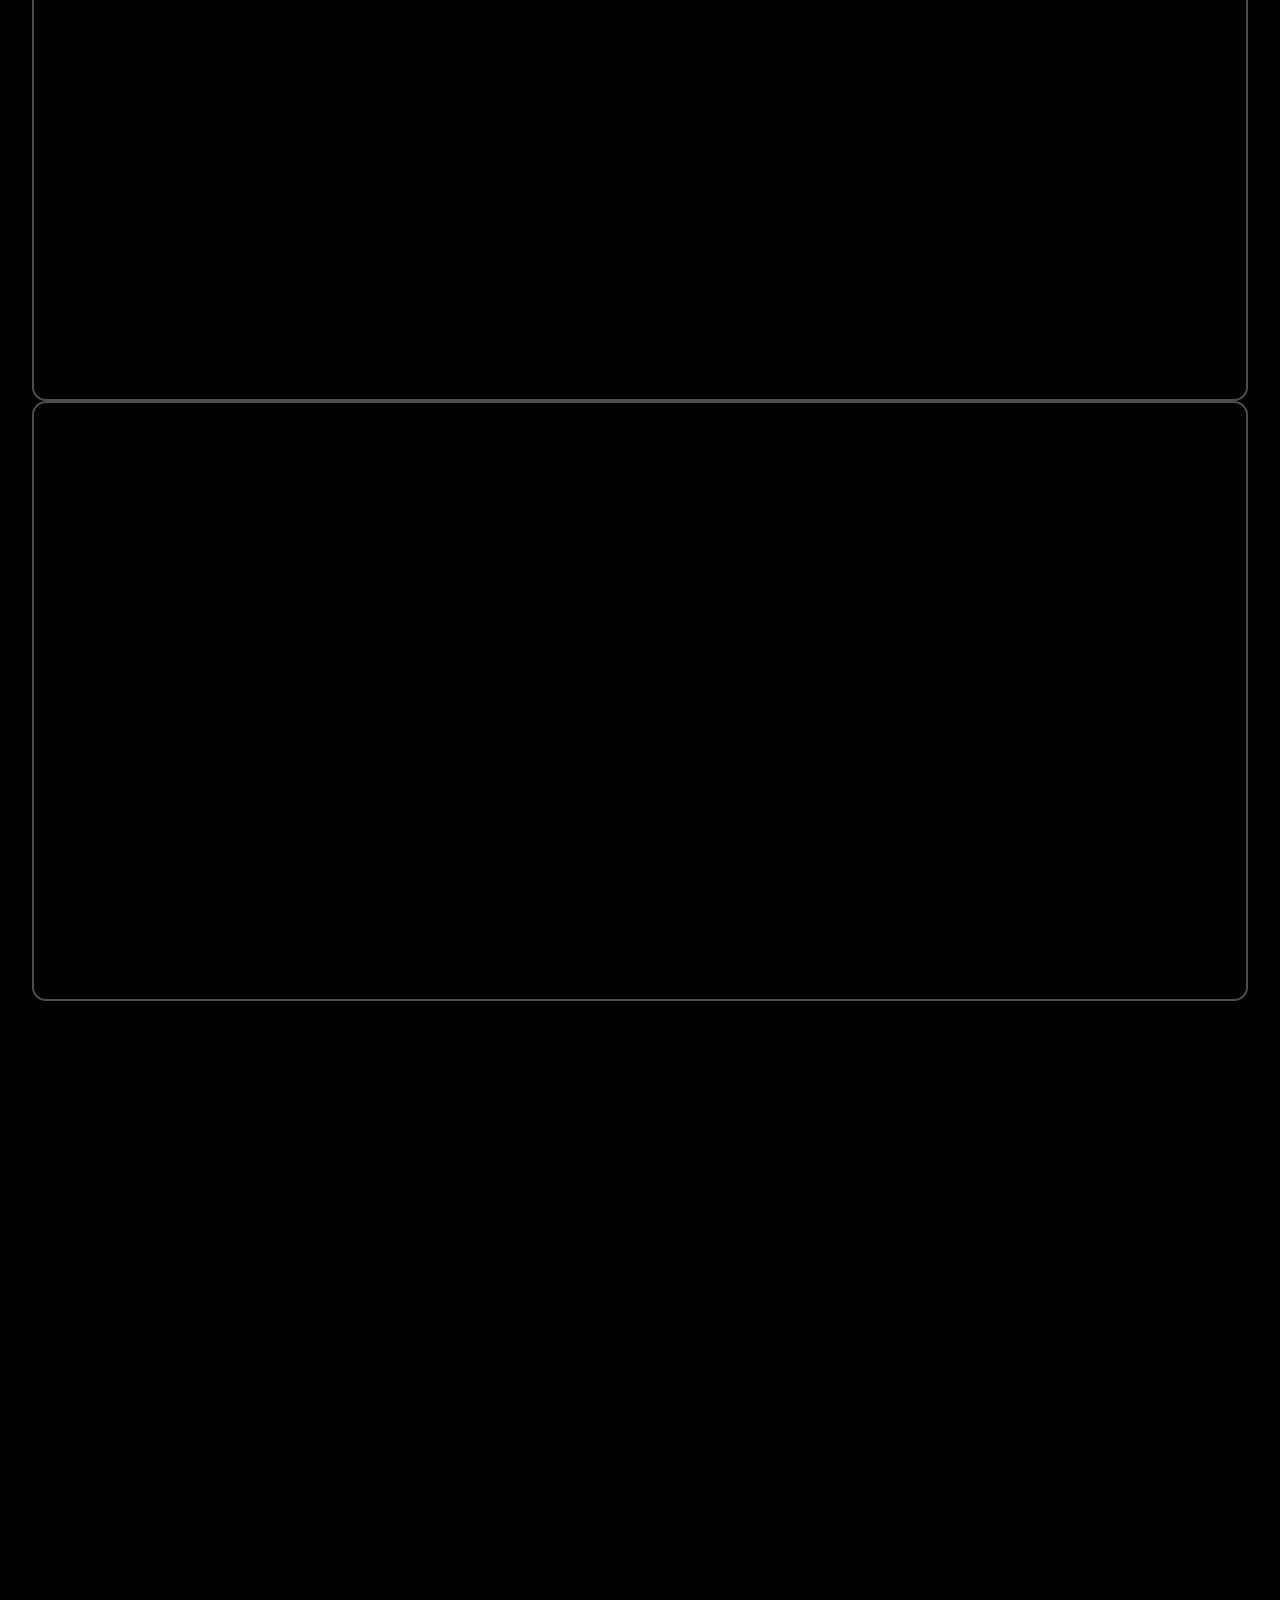
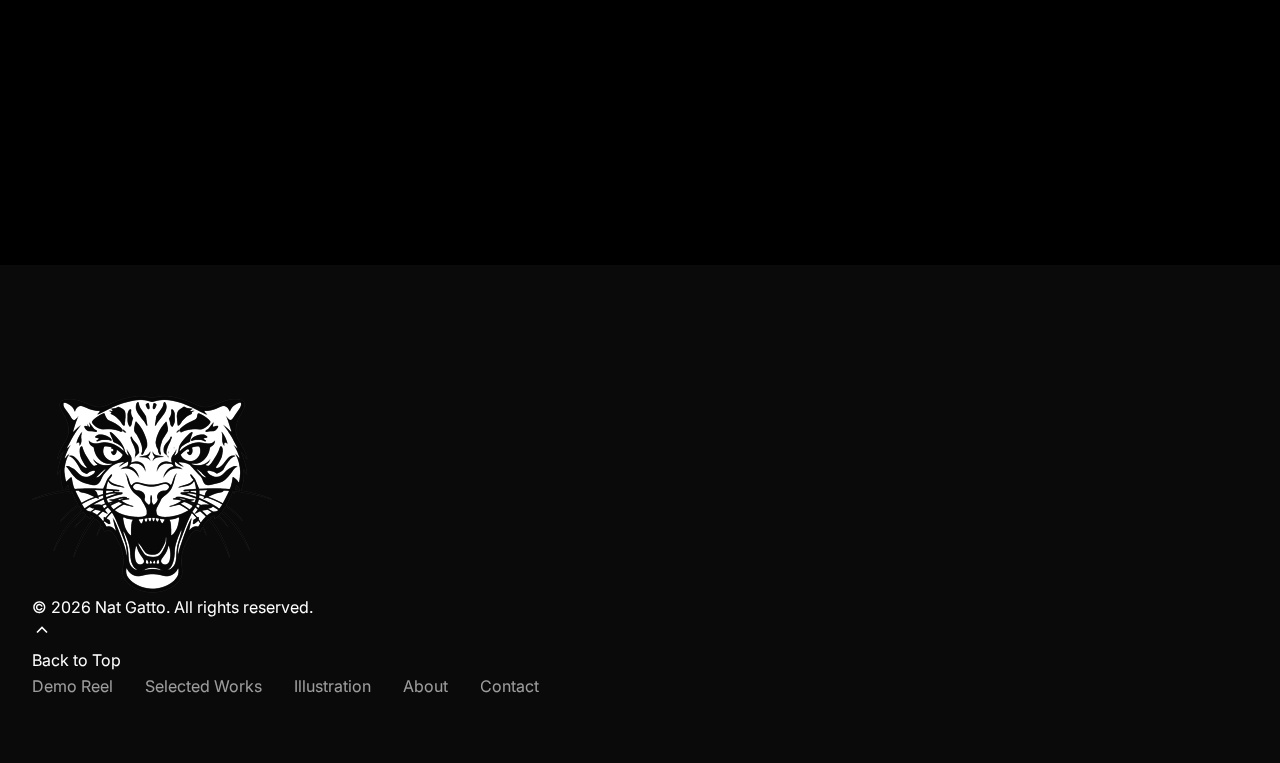
<file: project-beachbuggy.html>
<!DOCTYPE html>
<html lang="en">

<head>
    <meta charset="UTF-8">
    <meta name="viewport" content="width=device-width, initial-scale=1.0">
    <title>Beach Buggy | Nat Gatto - 3D Artist</title>
    <link rel="icon" type="image/png" href="images/favicon.png">
    <meta name="description" content="Project details for Beach Buggy by Nat Gatto.">
    <link rel="preconnect" href="https://fonts.googleapis.com">
    <link rel="preconnect" href="https://fonts.gstatic.com" crossorigin>
    <link
        href="https://fonts.googleapis.com/css2?family=Inter:wght@300;400;500;600;700&family=Outfit:wght@300;400;500;600;700&family=Roboto+Condensed:wght@300;400;700&display=swap"
        rel="stylesheet">
    <link rel="stylesheet" href="css/style.css?v=30.0">
</head>

<body id="top" class="project-detail-no-navbar">

    <nav class="navbar island-nav">
        <div class="container">
            <div class="return-btn-container">
                <div class="sound-control-container">
                    <button class="sound-toggle-btn" aria-label="Toggle Sound">
                        <svg class="unmute-icon" viewBox="0 0 24 24" fill="none" stroke="currentColor" stroke-width="2"
                            stroke-linecap="round" stroke-linejoin="round">
                            <path d="M11 5L6 9H2v6h4l5 4V5z"></path>
                            <path d="M19.07 4.93a10 10 0 0 1 0 14.14" class="sound-wave"></path>
                            <path d="M15.54 8.46a5 5 0 0 1 0 7.07" class="sound-wave"></path>
                        </svg>
                        <svg class="mute-icon" viewBox="0 0 24 24" fill="none" stroke="currentColor" stroke-width="2"
                            stroke-linecap="round" stroke-linejoin="round" style="display:none;">
                            <path d="M11 5L6 9H2v6h4l5 4V5z"></path>
                            <line x1="23" y1="9" x2="17" y2="15"></line>
                            <line x1="17" y1="9" x2="23" y2="15"></line>
                        </svg>
                    </button>
                </div>
                <a href="index.html#projects" class="return-btn">
                    <svg width="24" height="24" viewBox="0 0 24 24" fill="none" stroke="currentColor" stroke-width="2"
                        stroke-linecap="round" stroke-linejoin="round">
                        <line x1="19" y1="12" x2="5" y2="12"></line>
                        <polyline points="12 19 5 12 12 5"></polyline>
                    </svg>
                    Return to Portfolio
                </a>
            </div>
            <div class="island-cta">
                <a href="https://api.whatsapp.com/send?l=fr&phone=0033665151439" target="_blank"
                    class="btn-primary">Happy to chat on WhatsApp</a>
            </div>
        </div>
    </nav>

    <!-- Navigation Overlay -->

    <video class="global-bg-video" autoplay loop muted playsinline>
        <source src="https://nat-gatto-demo.b-cdn.net/1-tablet.mp4?v=1.0" type="video/mp4" media="(max-width: 1024px)">
        <source src="https://nat-gatto-demo.b-cdn.net/1.mp4?v=1.0" type="video/mp4">
    </video>




    <!--ReturnButton-->

    <!--Logotopright-->
    <section class="project-hero" style="padding-top:0;">
        <!--HeroVideo/VisualPlaceholder(FullWidth) -->
        <div class="hero-video-full-width"
            style="width:100%;aspect-ratio:16/9;background: #000;position:relative;overflow:hidden;">
            <video autoplay loop muted playsinline style="width:100%;height:100%;object-fit:cover;">
                <source src="https://nat-gatto-demo.b-cdn.net/Buggy_Ai_Intro_opt-tablet.mp4" type="video/mp4"
                    media="(max-width: 1024px)">
                <source src="https://nat-gatto-demo.b-cdn.net/Buggy_Ai_Intro_opt.mp4" type="video/mp4">
            </video>

            <!--SoundTogglePlaceholder(Matchesstructureofotherpages) -->


            <!-- Cinema Mode Button -->
            <button class="cinema-mode-btn" aria-label="Enter Cinema Mode">
                <<?xml version="1.0" encoding="UTF-8" ?>
                    <?xml version="1.0" encoding="UTF-8"?>
                    <svg id="Layer_1" data-name="Layer 1" xmlns="http://www.w3.org/2000/svg" viewBox="0 0 21.39 21.39">
                        <defs>
                            <style>
                                .cls-1 {
                                    fill: #0f0f0f;
                                }
                            </style>
                        </defs>
                        <polygon class="cls-1" points="12.72 .5 20.89 .5 20.89 9 21.39 9 21.39 0 12.72 0 12.72 .5" />
                        <polygon class="cls-1"
                            points="20.89 13.06 20.89 20.89 12.72 20.89 12.72 21.39 21.39 21.39 21.39 13.06 20.89 13.06" />
                        <polygon class="cls-1" points=".5 9 .5 .5 8.67 .5 8.67 0 0 0 0 9 .5 9" />
                        <polygon class="cls-1"
                            points="8.67 20.89 .5 20.89 .5 13.06 0 13.06 0 21.39 8.67 21.39 8.67 20.89" />
                    </svg>
                    <span>Cinema Mode</span>
            </button>


        </div>

        <!--ProjectTitleSection-->
        <div class="container" style="margin-top:100px;margin-bottom:60px;text-align:center;">
            <h2 class="section-title" style="margin-bottom: 25px; letter-spacing: 0.15em;">Beach Buggy</h2>
            <p class="project-subtitle"
                style="color:var(--accent-orange, #ff7b00); font-family: 'Roboto Condensed', sans-serif; font-size: 1.5rem; font-weight: 500; line-height: 1.4; max-width: 1100px; margin: 0 auto; letter-spacing: 0.02em; text-transform: uppercase;">
                Hard Surface Modeling &bull; UV Mapping &bull; PBR Texturing &bull; HDRI Lighting
            </p>
            <p class="project-subtitle"
                style="color:var(--accent-orange, #ff7b00); font-family: 'Roboto Condensed', sans-serif; font-size: 1.5rem; font-weight: 500; line-height: 1.4; max-width: 1100px; margin: 8px auto 0; letter-spacing: 0.02em; text-transform: uppercase;">
                Iray Rendering &bull; AI-Generated Animation
            </p>
        </div>

        <div class="premium-divider"></div>

        <!--Showcase Media Row - 5 Images in a single horizontal line-->
        <div class="container" style="margin-bottom:60px;">
            <div class="responsive-grid-5">
                <div class="portfolio-image glass-card" style="margin:0;">
                    <img src="images/projects/buggy/01_side.jpg" alt="BEACH BUGGY Side" class="portfolio-img-content"
                        style="object-fit:cover;">
                </div>
                <div class="portfolio-image glass-card" style="margin:0;">
                    <img src="images/projects/buggy/2_side.jpg" alt="BEACH BUGGY Side View 2"
                        class="portfolio-img-content" style="object-fit:cover;">
                </div>
                <div class="portfolio-image glass-card" style="margin:0;">
                    <img src="images/projects/buggy/3_troisquart.jpg" alt="BEACH BUGGY 3/4 View"
                        class="portfolio-img-content" style="object-fit:cover;">
                </div>
                <div class="portfolio-image glass-card" style="margin:0;">
                    <img src="images/projects/buggy/4_rear.jpg" alt="BEACH BUGGY Rear" class="portfolio-img-content"
                        style="object-fit:cover;">
                </div>
                <div class="portfolio-image glass-card" style="margin:0;">
                    <img src="images/projects/buggy/6_rear_troisquart.jpg" alt="BEACH BUGGY Rear 3/4"
                        class="portfolio-img-content" style="object-fit:cover;">
                </div>
            </div>
        </div>

        <!--FeaturedLargeView-->
        <div class="container" style="margin-bottom:80px;">
            <p
                style="color: rgba(255, 255, 255, 0.6); font-size: 1.1rem; line-height: 1.6; max-width: 1100px; margin: 0 auto 40px; text-align: center; font-style: italic;">
                I combined Iray with AI generation to render multiple views of the car within a futuristic indoor
                environment, creating a deliberate contrast with the initial beach setting rendered solely in Iray.
                These renders served as the foundation for the animated turnaround featured at the top of the page,
                created using Veo 3 AI-assisted animation tools. Above, you can see the iterative multi-view renders
                achieved through this hybrid workflow; below are the original full-screen Iray renders. The final
                quality stems from the high-end modeling and texturing I developed prior to using AI, which further
                enhanced the results. Exploring this type of AI-integrated workflow is a fascinating part of my creative
                process.
            </p>
            <div class="project-hero-featured-image glass-card" style="margin-top:0;">
                <img src="images/projects/buggy/Buggy_01.jpg" alt="BEACH BUGGY01" class="portfolio-img-content"
                    style="width:100%;height:auto;">
            </div>

            <!--IntegratedTechnicalBrief-->
            <div class="project-grid" style="margin-top:60px;margin-bottom:60px;align-items:stretch;text-align:left;">
                <div class="project-description">
                    <h2 class="section-title">The Project</h2>
                    <p style="color: rgba(255, 255, 255, 0.75);">I have a strong affinity for buggy cars, which led me
                        to create this Beach Buggy entirely from scratch, based on multiple reference images of similar
                        vehicles. This project was also conceived as a hard-surface modeling exercise, with a focus on
                        clean topology, accurate forms, and well-controlled details. All polygon modeling and UV mapping
                        were completed in Blender. Substance 3D was used for map baking and texturing, while ZBrush was
                        used to sculpt high-detail elements integrated into the normal maps.</p>
                    <p style="color: rgba(255, 255, 255, 0.75);">The license plate graphics were created in Adobe
                        Photoshop and Adobe Illustrator. I also experimented with various HDR environment maps and
                        handled the final rendering in Iray. The main objective of this project was to accurately
                        reproduce the distinctive sparkling blue paint.</p>
                </div>
                <div class="project-meta glass-card"
                    style="border-color: rgba(255, 123, 0, 0.15); box-shadow: 0 0 20px rgba(255, 123, 0, 0.05); height:100%; display:flex; flex-direction:column; justify-content:center; align-items:flex-start; padding:40px;">
                    <div class="meta-item" style="text-align:left; width:100%; margin-bottom: 25px;">
                        <span class="meta-label" style="display:block; margin-bottom:10px;">Role:</span>
                        <span class="meta-value">Hard Surface Artist &bull; 3D Vehicle Artist &bull; AI Generative
                            Workflow Explorer</span>
                    </div>
                    <div class="meta-item" style="text-align:left; width:100%;">
                        <span class="meta-label" style="display:block; margin-bottom:15px;">Software:</span>
                        <div class="software-meta"
                            style="display:flex; gap:15px; flex-wrap:wrap; justify-content:flex-start;">
                            <div class="software-icon" title="ZBrush">
                                <img src="images/software/ZB-icon.png" alt="ZBrush">
                            </div>
                            <div class="software-icon" title="Blender">
                                <img src="images/software/Blender-icon.png" alt="Blender">
                            </div>
                            <div class="software-icon" title="Substance 3D Painter">
                                <img src="images/software/Pt-icon.png" alt="Substance Painter">
                            </div>
                            <div class="software-icon" title="Adobe Photoshop">
                                <img src="images/software/Ps-icon.png" alt="Photoshop">
                            </div>
                            <div class="software-icon" title="Flow">
                                <img src="images/software/Flow-icon.png" alt="Flow">
                            </div>
                        </div>
                    </div>
                </div>
            </div>

            <!--NewSideViewRender(DirectlyunderText/Role) -->
            <div class="project-hero-featured-image glass-card" style="margin-top:20px;margin-bottom:80px;">
                <img src="images/projects/buggy/Create_a_single_2k_202602162042.jpg" alt="BEACH BUGGYRender"
                    class="portfolio-img-content" style="width:100%;height:auto;">
            </div>

            <div class="project-hero-featured-image glass-card" style="margin-top:0;margin-bottom:80px;">
                <img src="images/projects/buggy/Buggy_03.jpg" alt="BEACH BUGGY03" class="portfolio-img-content"
                    style="width:100%;height:auto;">
            </div>

            <h2 class="section-title"
                style="margin-top: 80px; margin-bottom: 40px; text-align: center; letter-spacing: 0.15em; text-transform: uppercase; font-size: 1.8rem; border-bottom: 1px solid rgba(255,123,0,0.2); padding-bottom: 20px; max-width: 800px; margin-left: auto; margin-right: auto;">
                Creative and Technical Process</h2>

            <!--ProductionBreakdownVideos-->
            <div class="responsive-grid-3"
                style="margin-top:0; margin-bottom:20px; width:100%; max-width:1800px; margin-left:auto; margin-right:auto;">
                <!--MakingOfVideo-->
                <div class="portfolio-image glass-card" style="aspect-ratio:16/9; margin: 0;">
                    <video loop muted playsinline class="portfolio-img-content"
                        style="width:100%;height:100%;object-fit:cover;">
                        <source src="https://nat-gatto-demo.b-cdn.net/Buggy_Polyframe_1_opt-tablet.mp4" type="video/mp4"
                            media="(max-width: 1024px)">
                        <source src="https://nat-gatto-demo.b-cdn.net/Buggy_Polyframe_1_opt.mp4" type="video/mp4">
                    </video>
                </div>

                <!--AigleNi�oisVideo-->
                <div class="portfolio-image glass-card" style="aspect-ratio:16/9; margin: 0;">
                    <video loop muted playsinline class="portfolio-img-content"
                        style="width:100%;height:100%;object-fit:cover;">
                        <source src="https://nat-gatto-demo.b-cdn.net/Aigle_Nicois_Insta_opt.mp4" type="video/mp4"
                            media="(max-width: 1024px)">
                        <source src="https://nat-gatto-demo.b-cdn.net/Aigle_Nicois_Insta_opt.mp4" type="video/mp4">
                    </video>
                </div>

                <!--PneuPortfolioVideo-->
                <div class="portfolio-image glass-card" style="aspect-ratio:16/9; margin: 0;">
                    <video loop muted playsinline class="portfolio-img-content"
                        style="width:100%;height:100%;object-fit:cover;">
                        <source src="https://nat-gatto-demo.b-cdn.net/Pneu1_Portfolio_opt-tablet.mp4" type="video/mp4"
                            media="(max-width: 1024px)">
                        <source src="https://nat-gatto-demo.b-cdn.net/Pneu1_Portfolio_opt.mp4" type="video/mp4">
                    </video>
                </div>
            </div>

            <!--ProductionBreakdownFinalRow(MatchedWidth+ProportionalAlignment) -->
            <div class="video-grid responsive-mixed-grid"
                style="margin-bottom:60px;margin-top:0;width:100%;max-width:1800px;margin-left:auto;margin-right:auto;">
                <!--BlueSeatsVideo(9:16) -->
                <div class="portfolio-image glass-card" style="aspect-ratio:9/16;height:600px;">
                    <video loop muted playsinline class="portfolio-img-content"
                        style="width:100%;height:100%;object-fit:cover;">
                        <source src="https://nat-gatto-demo.b-cdn.net/Buggy_Blue_Seats_Insta_opt-tablet.mp4"
                            type="video/mp4" media="(max-width: 1024px)">
                        <source src="https://nat-gatto-demo.b-cdn.net/Buggy_Blue_Seats_Insta_opt.mp4" type="video/mp4">
                    </video>
                </div>

                <!--PolyframeVideo(9:16) -->
                <div class="portfolio-image glass-card" style="aspect-ratio:9/16;height:600px;">
                    <video loop muted playsinline class="portfolio-img-content"
                        style="width:100%;height:100%;object-fit:cover;">
                        <source src="https://nat-gatto-demo.b-cdn.net/Buggy_Polyframe_1_opt-tablet.mp4" type="video/mp4"
                            media="(max-width: 1024px)">
                        <source src="https://nat-gatto-demo.b-cdn.net/Buggy_Polyframe_1_opt.mp4" type="video/mp4">
                    </video>
                </div>

            </div>

            <!-- Enlarged Final Renders -->
            <div class="video-showcase-single"
                style="margin-bottom: 80px; margin-top: 40px; width: 100%; max-width: 1800px; margin-left: auto; margin-right: auto;">
                <div class="project-hero-featured-image glass-card"
                    style="margin-top:0; aspect-ratio: 16/9; overflow: hidden; width: 100%;">
                    <video loop muted playsinline class="portfolio-img-content"
                        style="width:100%;height:100%;object-fit:cover; display: block;">
                        <source src="https://nat-gatto-demo.b-cdn.net/Rendu04_opt.mp4" type="video/mp4"
                            media="(max-width: 1024px)">
                        <source src="https://nat-gatto-demo.b-cdn.net/Rendu04_opt.mp4" type="video/mp4">
                    </video>
                </div>
            </div>
        </div>
    </section>



    <footer class="footer">
        <div class="container footer-row-master">
            <div class="footer-copyright">
                <div class="island-logo footer-logo-corner">
                    <img src="images/logo.png" alt="Nat Gatto Logo">
                </div>
                <p>&copy; 2026 Nat Gatto. All rights reserved.</p>
            </div>

            <div class="back-to-top-container">
                <a href="#top" class="back-to-top-btn">
                    <div class="arrow-icon">
                        <svg width="20" height="20" viewBox="0 0 24 24" fill="none" stroke="currentColor"
                            stroke-width="2">
                            <polyline points="18 15 12 9 6 15"></polyline>
                        </svg>
                    </div>
                    <span>Back to Top</span>
                </a>
            </div>

            <div class="footer-links">
                <a href="index.html#demo-reel">Demo Reel</a>
                <a href="index.html#works">Selected Works</a>
                <a href="index.html#illustrations">Illustration</a>
                <a href="index.html#about">About</a>
                <a href="index.html#contact">Contact</a>
            </div>
        </div>
    </footer>
    <script src="js/main.js?v=25.0"></script>
</body>

</html>
</file>
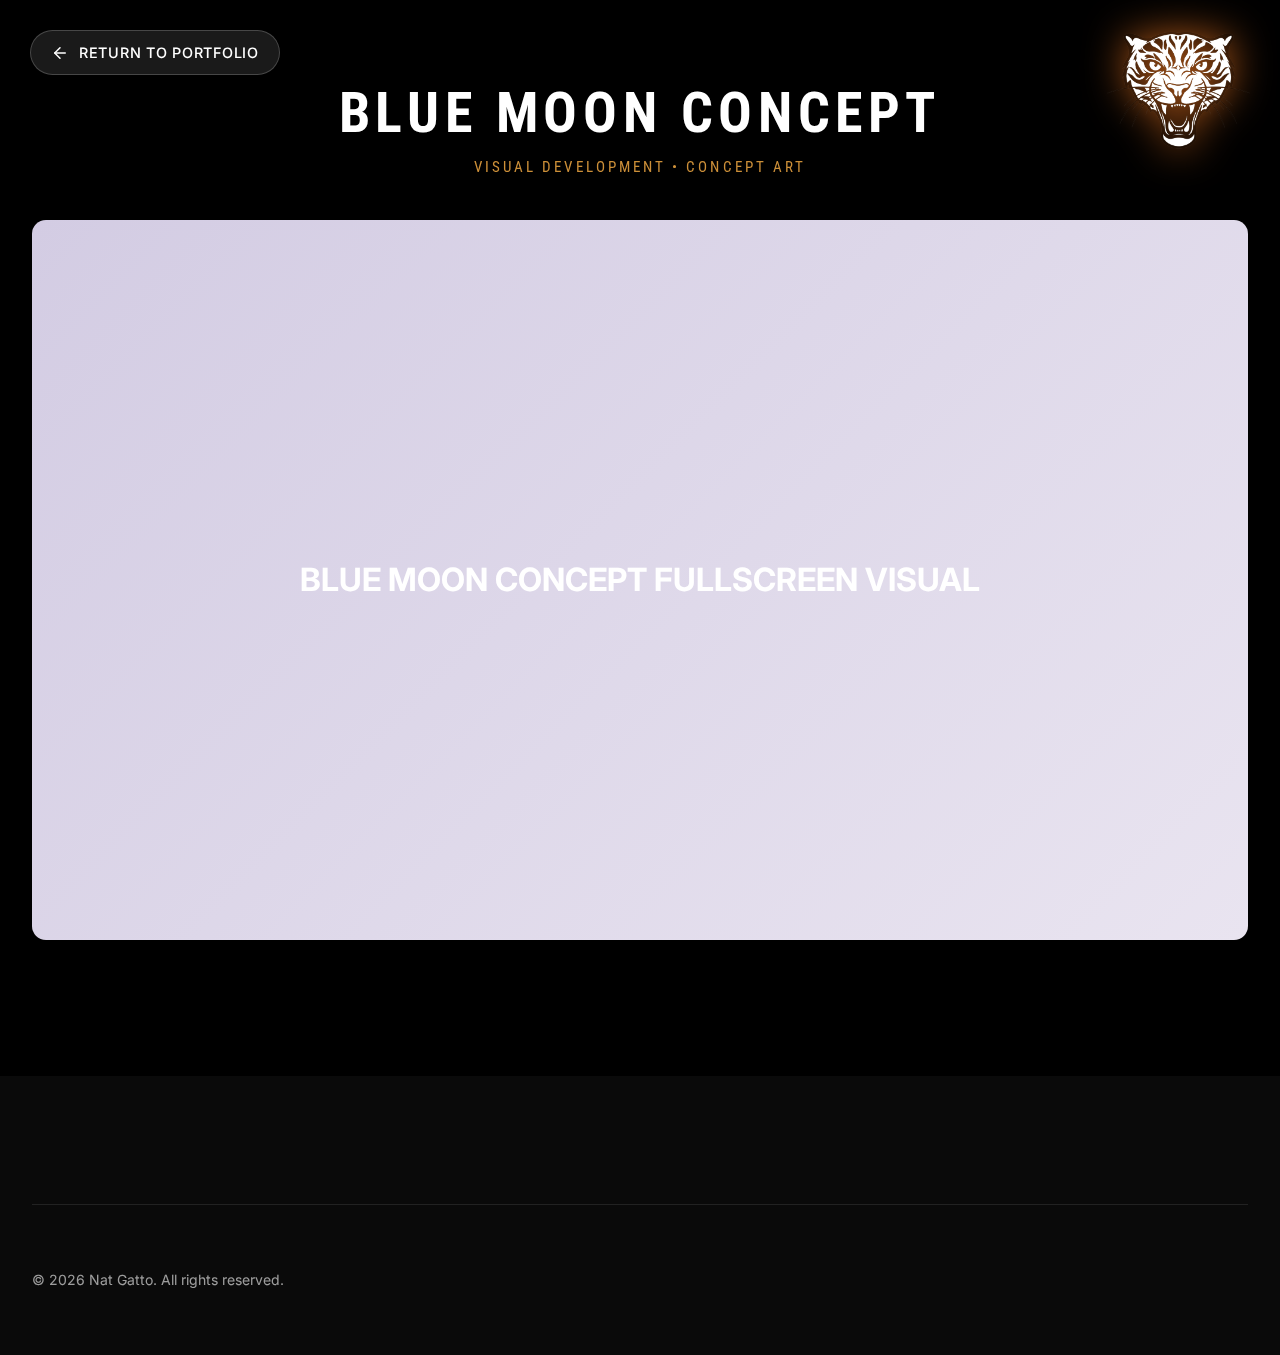
<file: project-bluemoon-concept.html>
<!DOCTYPE html>
<html lang="en">

<head>
    <meta charset="UTF-8">
    <meta name="viewport" content="width=device-width, initial-scale=1.0">
    <title>Blue Moon Concept | Nat Gatto - 3D Artist</title>
    <meta name="description" content="Visual development for Blue Moon Cristal by Nat Gatto.">
    <link rel="preconnect" href="https://fonts.googleapis.com">
    <link rel="preconnect" href="https://fonts.gstatic.com" crossorigin>
    <link
        href="https://fonts.googleapis.com/css2?family=Inter:wght@300;400;500;600;700&family=Outfit:wght@300;400;500;600;700&family=Roboto+Condensed:wght@700&display=swap"
        rel="stylesheet">
    <link rel="stylesheet" href="css/style.css">
</head>

<body class="project-detail-page no-navbar">
    <video class="global-bg-video" autoplay loop muted playsinline>
        <source src="https://res.cloudinary.com/dsswiavub/video/upload/v1770374667/215695_txry1i.mp4" type="video/mp4">
    </video>
    <div class="global-overlay"></div>

    <!-- Return Button -->
    <a href="index.html#projects" class="return-btn">
        <svg viewBox="0 0 24 24" fill="none" stroke="currentColor" stroke-width="2" stroke-linecap="round"
            stroke-linejoin="round">
            <line x1="19" y1="12" x2="5" y2="12"></line>
            <polyline points="12 19 5 12 12 5"></polyline>
        </svg>
        Return to Portfolio
    </a>

    <!-- Top Right Logo -->
    <a href="index.html" class="project-top-logo">
        <img src="images/logo.png" alt="Nat Gatto Logo">
    </a>

    <section class="project-hero">
        <div class="container">
            <div class="project-hero-content">
                <h1 class="cinematic-title">Blue Moon Concept</h1>
                <p class="cinematic-subtitle">VISUAL DEVELOPMENT • CONCEPT ART</p>
                <div class="project-main-media">
                    <div class="fullscreen-visual">
                        <div class="portfolio-placeholder"
                            style="background: linear-gradient(135deg, #D3CCE3 0%, #E9E4F0 100%); height: 80vh; border-radius: 14px;">
                            <div
                                style="display: flex; align-items: center; justify-content: center; height: 100%; color: white; font-size: 2rem; font-weight: 700;">
                                BLUE MOON CONCEPT FULLSCREEN VISUAL
                            </div>
                        </div>
                    </div>
                </div>
            </div>
        </div>
    </section>

    <footer class="footer">
        <div class="container">
            <div class="footer-bottom">
                <p>&copy; 2026 Nat Gatto. All rights reserved.</p>
            </div>
        </div>
    </footer>
    <script src="js/main.js"></script>
</body>

</html>
</file>
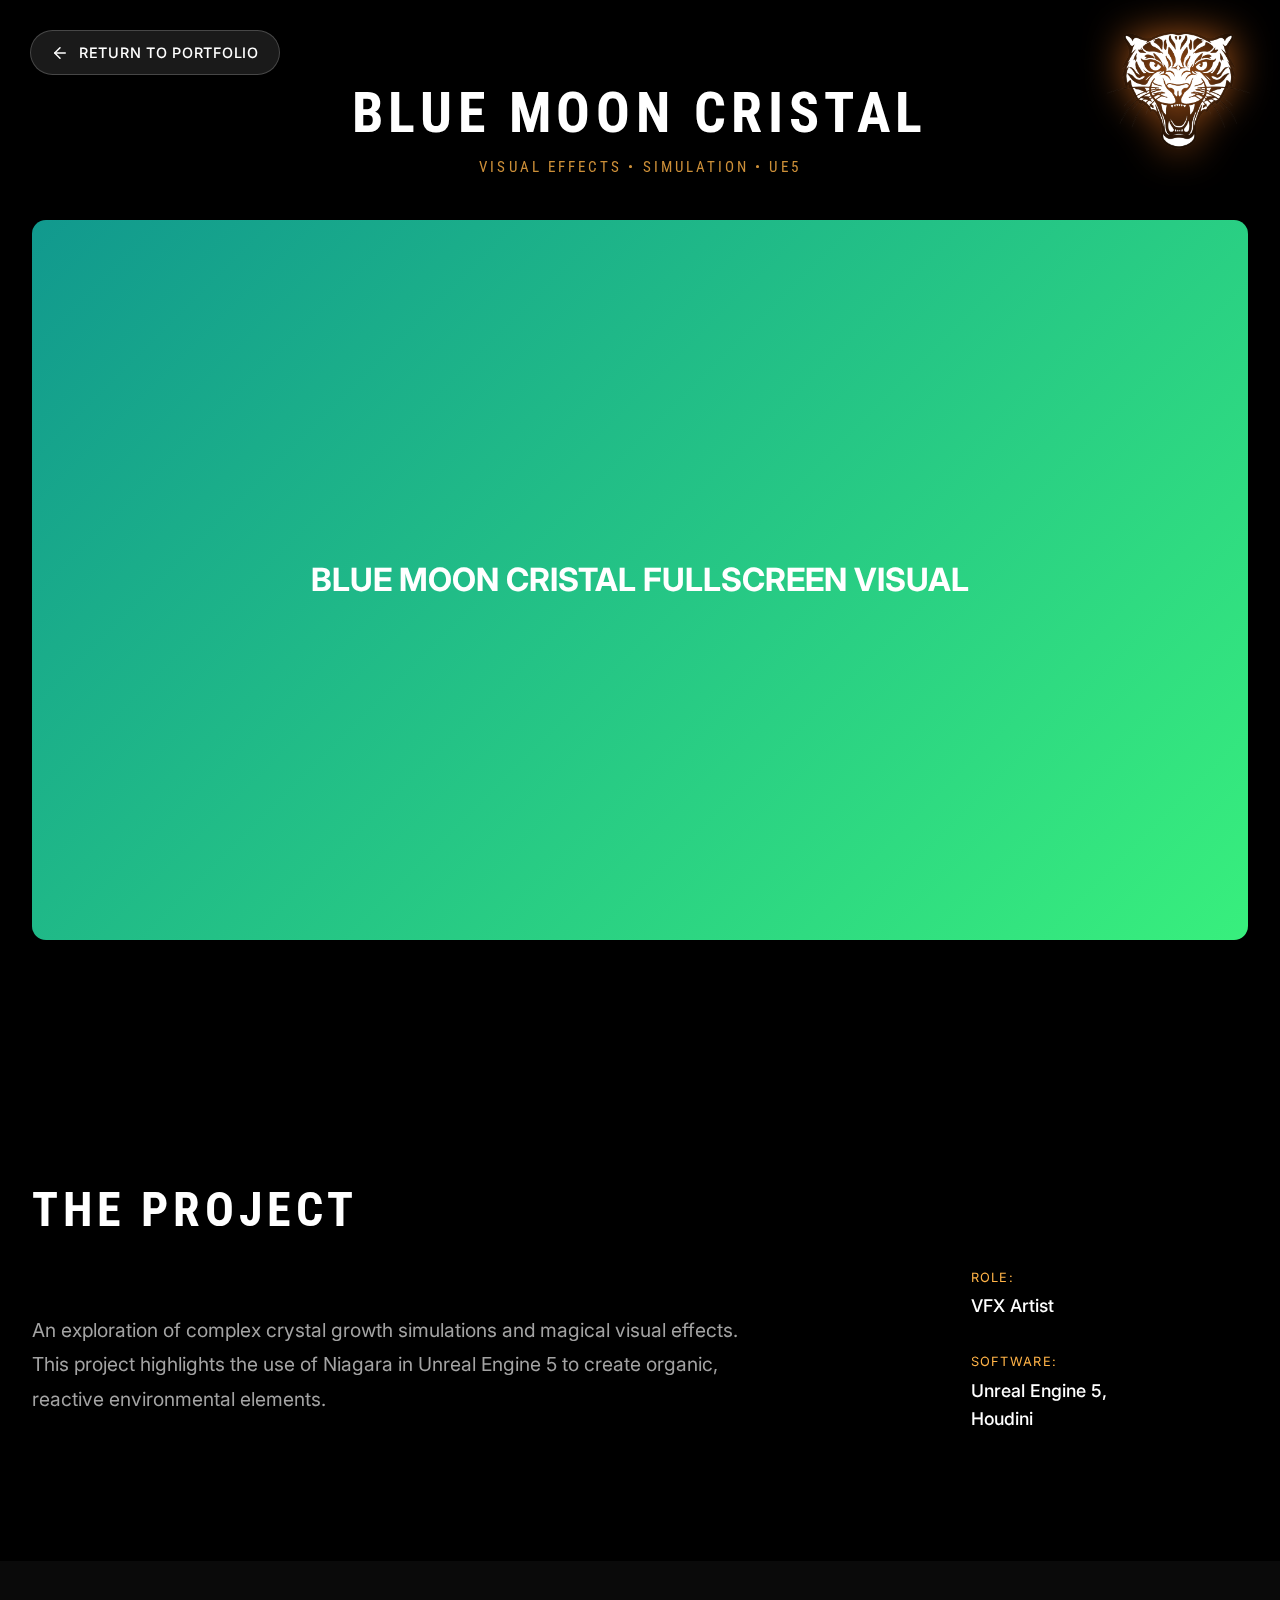
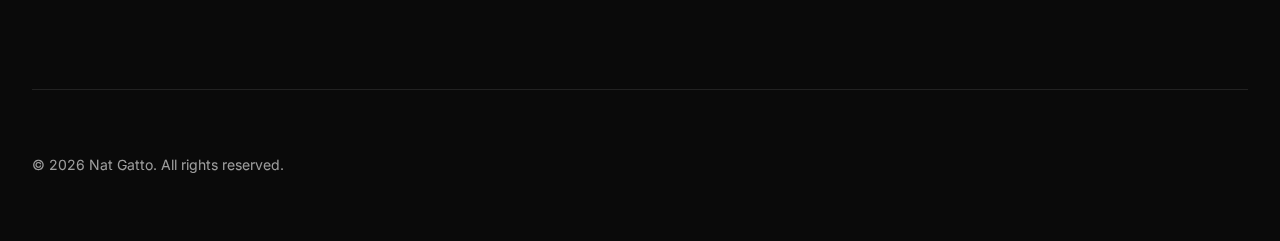
<file: project-bluemoon.html>
<!DOCTYPE html>
<html lang="en">

<head>
    <meta charset="UTF-8">
    <meta name="viewport" content="width=device-width, initial-scale=1.0">
    <title>Blue Moon Cristal | Nat Gatto - 3D Artist</title>
    <meta name="description" content="Project details for Blue Moon Cristal by Nat Gatto.">
    <link rel="preconnect" href="https://fonts.googleapis.com">
    <link rel="preconnect" href="https://fonts.gstatic.com" crossorigin>
    <link
        href="https://fonts.googleapis.com/css2?family=Inter:wght@300;400;500;600;700&family=Outfit:wght@300;400;500;600;700&family=Roboto+Condensed:wght@700&display=swap"
        rel="stylesheet">
    <link rel="stylesheet" href="css/style.css">
</head>

<body class="project-detail-page no-navbar">
    <video class="global-bg-video" autoplay loop muted playsinline>
        <source src="https://res.cloudinary.com/dsswiavub/video/upload/v1770374667/215695_txry1i.mp4" type="video/mp4">
    </video>
    <div class="global-overlay"></div>

    <!-- Return Button -->
    <a href="index.html#projects" class="return-btn">
        <svg viewBox="0 0 24 24" fill="none" stroke="currentColor" stroke-width="2" stroke-linecap="round"
            stroke-linejoin="round">
            <line x1="19" y1="12" x2="5" y2="12"></line>
            <polyline points="12 19 5 12 12 5"></polyline>
        </svg>
        Return to Portfolio
    </a>

    <!-- Top Right Logo -->
    <a href="index.html" class="project-top-logo">
        <img src="images/logo.png" alt="Nat Gatto Logo">
    </a>

    <section class="project-hero">
        <div class="container">
            <div class="project-hero-content">
                <h1 class="cinematic-title">Blue Moon Cristal</h1>
                <p class="cinematic-subtitle">VISUAL EFFECTS • SIMULATION • UE5</p>
                <div class="project-main-media">
                    <div class="fullscreen-visual">
                        <div class="portfolio-placeholder"
                            style="background: linear-gradient(135deg, #11998e 0%, #38ef7d 100%); height: 80vh; border-radius: 14px;">
                            <div
                                style="display: flex; align-items: center; justify-content: center; height: 100%; color: white; font-size: 2rem; font-weight: 700;">
                                BLUE MOON CRISTAL FULLSCREEN VISUAL
                            </div>
                        </div>
                    </div>
                </div>
            </div>
        </div>
    </section>

    <section class="project-info">
        <div class="container">
            <div class="project-grid">
                <div class="project-description">
                    <h2 class="section-title">The Project</h2>
                    <p>An exploration of complex crystal growth simulations and magical visual effects. This project
                        highlights the use of Niagara in Unreal Engine 5 to create organic, reactive environmental
                        elements.</p>
                </div>
                <div class="project-meta glass-card">
                    <div class="meta-item">
                        <span class="meta-label">Role:</span>
                        <span class="meta-value">VFX Artist</span>
                    </div>
                    <div class="meta-item">
                        <span class="meta-label">Software:</span>
                        <span class="meta-value">Unreal Engine 5, Houdini</span>
                    </div>
                </div>
            </div>
        </div>
    </section>

    <footer class="footer">
        <div class="container">
            <div class="footer-bottom">
                <p>&copy; 2026 Nat Gatto. All rights reserved.</p>
            </div>
        </div>
    </footer>
    <script src="js/main.js"></script>
</body>

</html>
</file>
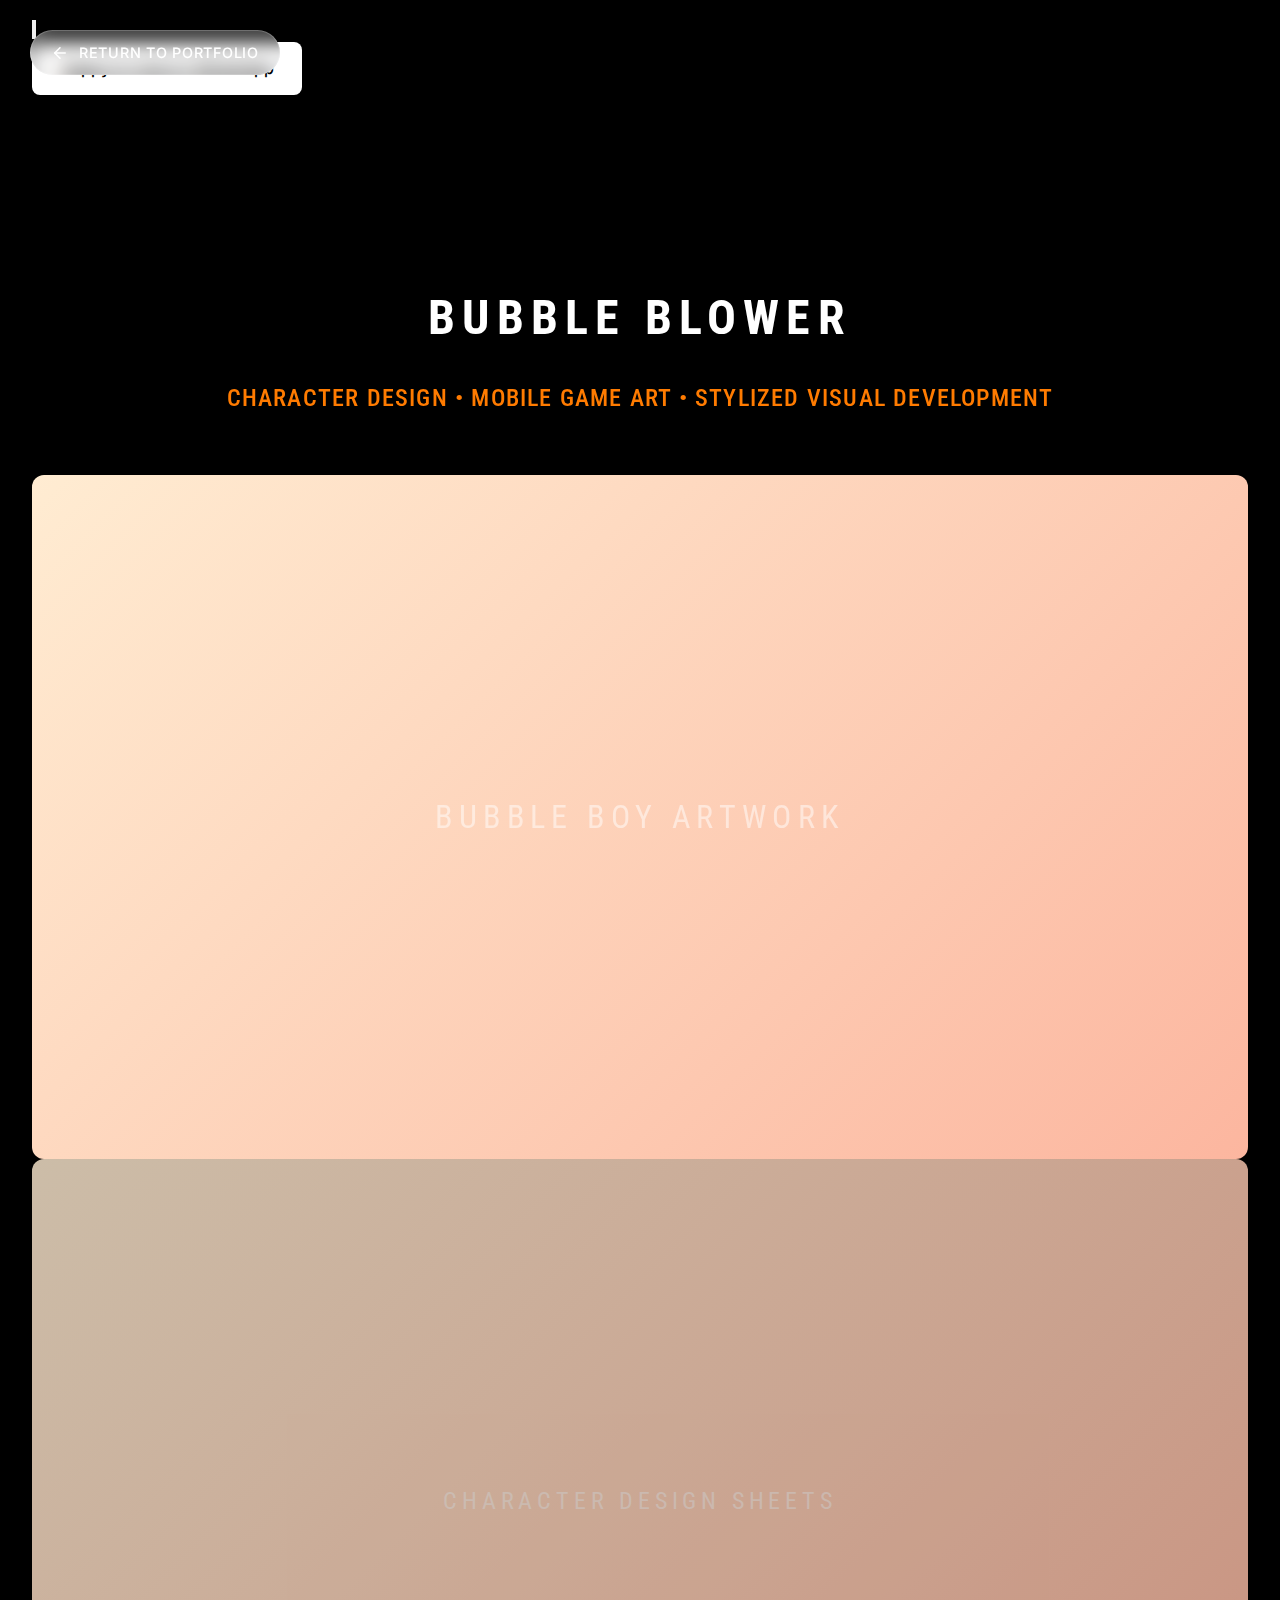
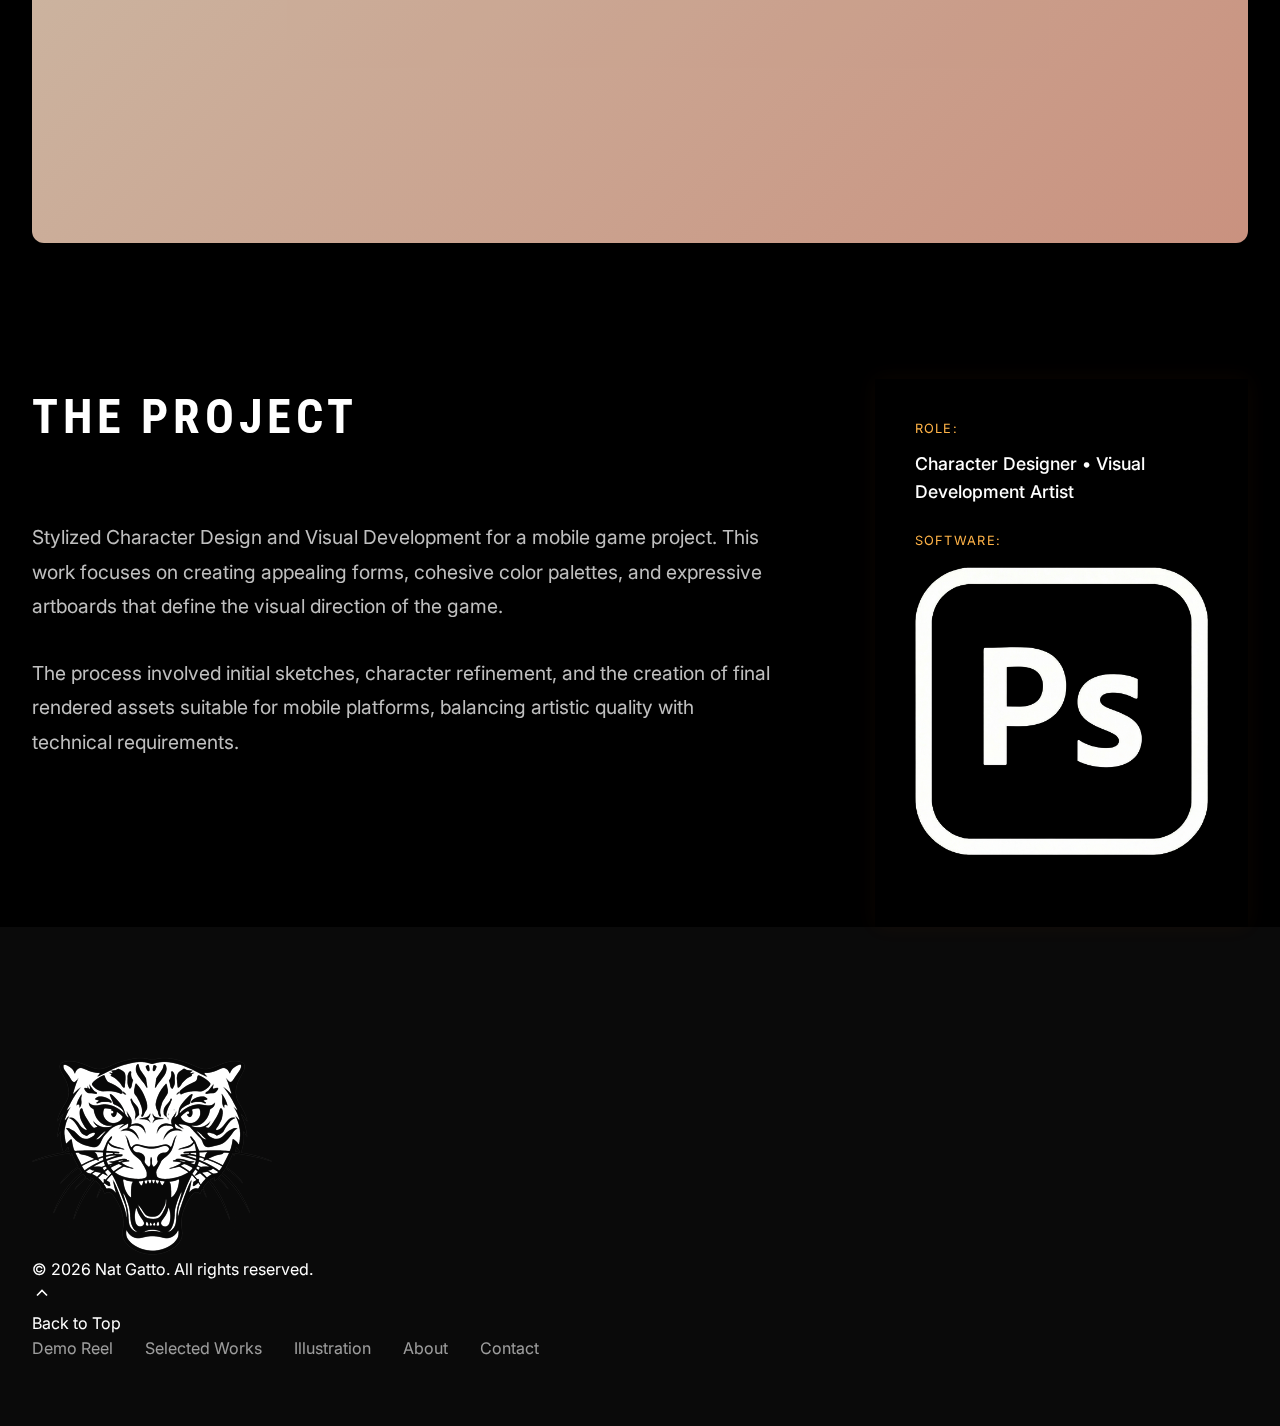
<file: project-bubbleboy.html>
<!DOCTYPE html>
<html lang="en">

<head>
    <meta charset="UTF-8">
    <meta name="viewport" content="width=device-width, initial-scale=1.0">
    <title>Bubble Boy | Character Design & Mobile Game Art | Nat Gatto - 3D Artist</title>
    <link rel="icon" type="image/png" href="images/favicon.png">
    <meta name="description"
        content="Character Design and Visual Development for Bubble Boy mobile game project by Nat Gatto.">
    <link rel="preconnect" href="https://fonts.googleapis.com">
    <link rel="preconnect" href="https://fonts.gstatic.com" crossorigin>
    <link
        href="https://fonts.googleapis.com/css2?family=Inter:wght@300;400;500;600;700&family=Outfit:wght@300;400;500;600;700&family=Roboto+Condensed:wght@300;400;700&display=swap"
        rel="stylesheet">
    <link rel="stylesheet" href="css/style.css?v=30.0">
</head>

<body id="top" class="project-detail-no-navbar">
<video class="global-bg-video" autoplay loop muted playsinline>
        <source src="https://nat-gatto-demo.b-cdn.net/1.mp4?v=1.0" type="video/mp4">
    </video>
    <div class="global-overlay"></div>

    <nav class="navbar island-nav">
        <div class="container">
            <div class="return-btn-container">
            <div class="sound-control-container">
                <button class="sound-toggle-btn" aria-label="Toggle Sound">
                    <svg class="unmute-icon" viewBox="0 0 24 24" fill="none" stroke="currentColor" stroke-width="2" stroke-linecap="round" stroke-linejoin="round">
                        <path d="M11 5L6 9H2v6h4l5 4V5z"></path>
                        <path d="M19.07 4.93a10 10 0 0 1 0 14.14" class="sound-wave"></path>
                        <path d="M15.54 8.46a5 5 0 0 1 0 7.07" class="sound-wave"></path>
                    </svg>
                    <svg class="mute-icon" viewBox="0 0 24 24" fill="none" stroke="currentColor" stroke-width="2" stroke-linecap="round" stroke-linejoin="round" style="display:none;">
                        <path d="M11 5L6 9H2v6h4l5 4V5z"></path>
                        <line x1="23" y1="9" x2="17" y2="15"></line>
                        <line x1="17" y1="9" x2="23" y2="15"></line>
                    </svg>
                </button>
            </div>
                <a href="index.html#projects" class="return-btn">
                  <svg width="24" height="24" viewBox="0 0 24 24" fill="none" stroke="currentColor" stroke-width="2" stroke-linecap="round" stroke-linejoin="round">
                    <line x1="19" y1="12" x2="5" y2="12"></line>
                    <polyline points="12 19 5 12 12 5"></polyline>
                  </svg>
                  Return to Portfolio
                </a>
            </div>
            <div class="island-cta">
                <a href="https://api.whatsapp.com/send?l=fr&phone=0033665151439" target="_blank" class="btn-primary">Happy to chat on WhatsApp</a>
            </div>
        </div>
    </nav>

    <!-- Navigation Overlay -->
    

    <!-- Navigation Overlay -->
    
    

    <!--ReturnButton-->
    

    <!--Logotopright-->
    <section class="project-hero">
        <div class="container">
            <div class="project-hero-content">
                <h2 class="section-title"
                    style="margin-top: 100px; margin-bottom: 25px; letter-spacing: 0.15em; text-align: center;">Bubble
                    Blower</h2>
                <p class="project-subtitle"
                    style="color:var(--accent-orange, #ff7b00); font-family: 'Roboto Condensed', sans-serif; font-size: 1.5rem; font-weight: 500; line-height: 1.4; max-width: 1100px; margin: 0 auto; letter-spacing: 0.05em; text-transform: uppercase; text-align: center;">
                    Character Design &bull; Mobile Game Art &bull; Stylized Visual Development
                </p>

                <div class="premium-divider" style="margin-top: 60px; margin-bottom: 60px;"></div>

                <!--ProjectImagePlaceholder-->
                <div class="project-hero-featured-image">
                    <div
                        style="width:100%; aspect-ratio:16/9; background:linear-gradient(135deg, #ffecd2 0%, #fcb69f 100%); border-radius:12px; display:flex; align-items:center; justify-content:center;">
                        <span
                            style="color:rgba(255,255,255,0.5); font-family: 'Roboto Condensed', sans-serif; font-size:2rem; letter-spacing:0.2em;">BUBBLE
                            BOY ARTWORK</span>
                    </div>
                </div>

                <div class="project-hero-featured-image">
                    <div
                        style="width:100%; aspect-ratio:16/9; background:linear-gradient(135deg, #ffecd2 0%, #fcb69f 100%); opacity:0.8; border-radius:12px; display:flex; align-items:center; justify-content:center;">
                        <span
                            style="color:rgba(255,255,255,0.5); font-family: 'Roboto Condensed', sans-serif; font-size:1.5rem; letter-spacing:0.2em;">CHARACTER
                            DESIGN SHEETS</span>
                    </div>
                </div>
            </div>
        </div>
    </section>

    <!--ProjectDescription-->
    <section class="project-info">
        <div class="container">
            <div class="project-grid">
                <div class="project-description">
                    <h2 class="section-title">The Project</h2>
                    <p style="color: rgba(255, 255, 255, 0.75);">Stylized Character Design and Visual Development for a
                        mobile game project. This work focuses on creating appealing forms, cohesive color palettes, and
                        expressive artboards that define the visual direction of the game.</p>
                    <p style="color: rgba(255, 255, 255, 0.75);">The process involved initial sketches, character
                        refinement, and the creation of final rendered assets suitable for mobile platforms, balancing
                        artistic quality with technical requirements.</p>
                </div>
                <div class="project-meta glass-card"
                    style="border-color: rgba(255, 123, 0, 0.15); box-shadow: 0 0 20px rgba(255, 123, 0, 0.05); height:100%; display:flex; flex-direction:column; justify-content:center; align-items:flex-start; padding:40px;">
                    <div class="meta-item" style="text-align:left; width:100%; margin-bottom: 25px;">
                        <span class="meta-label" style="display:block; margin-bottom:10px;">Role:</span>
                        <span class="meta-value">Character Designer &bull; Visual Development Artist</span>
                    </div>
                    <div class="meta-item" style="text-align:left; width:100%;">
                        <span class="meta-label" style="display:block; margin-bottom:15px;">Software:</span>
                        <div class="software-meta"
                            style="display:flex; gap:15px; flex-wrap:wrap; justify-content:flex-start;">
                            <div class="software-icon" title="Adobe Photoshop">
                                <img src="images/software/Ps-icon.png" alt="Format-Photoshop">
                            </div>
                        </div>
                    </div>
                </div>
            </div>
        </div>
    </section>

        <footer class="footer">
        <div class="container footer-row-master">
            <div class="footer-copyright">
                <div class="island-logo footer-logo-corner">
                    <img src="images/logo.png" alt="Nat Gatto Logo">
                </div>
                <p>&copy; 2026 Nat Gatto. All rights reserved.</p>
            </div>

            <div class="back-to-top-container">
                <a href="#top" class="back-to-top-btn">
                    <div class="arrow-icon">
                        <svg width="20" height="20" viewBox="0 0 24 24" fill="none" stroke="currentColor" stroke-width="2">
                            <polyline points="18 15 12 9 6 15"></polyline>
                        </svg>
                    </div>
                    <span>Back to Top</span>
                </a>
            </div>

            <div class="footer-links">
                <a href="index.html#demo-reel">Demo Reel</a>
                <a href="index.html#works">Selected Works</a>
                <a href="index.html#illustrations">Illustration</a>
                <a href="index.html#about">About</a>
                <a href="index.html#contact">Contact</a>
            </div>
        </div>
    </footer>
    <script src="js/main.js?v=25.0"></script>
</body>

</html>
</file>
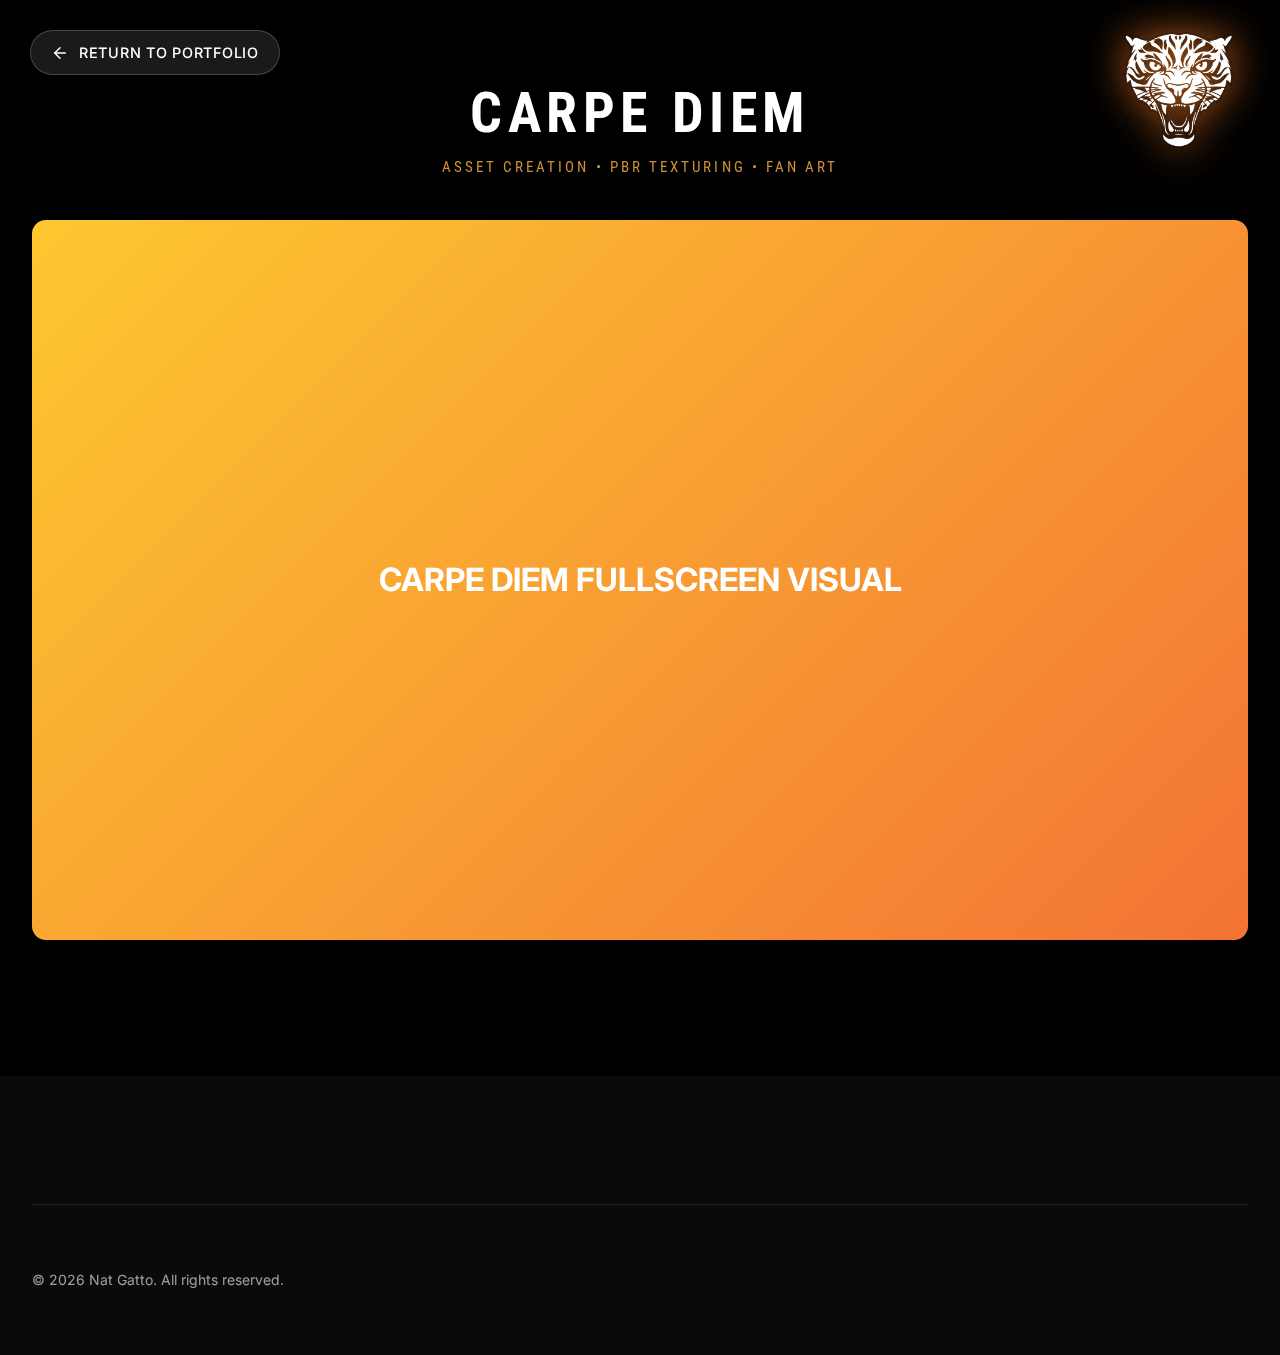
<file: project-carpediem.html>
<!DOCTYPE html>
<html lang="en">

<head>
    <meta charset="UTF-8">
    <meta name="viewport" content="width=device-width, initial-scale=1.0">
    <title>Carpe Diem | Nat Gatto - 3D Artist</title>
    <meta name="description" content="Project details for Carpe Diem by Nat Gatto.">
    <link rel="preconnect" href="https://fonts.googleapis.com">
    <link rel="preconnect" href="https://fonts.gstatic.com" crossorigin>
    <link
        href="https://fonts.googleapis.com/css2?family=Inter:wght@300;400;500;600;700&family=Outfit:wght@300;400;500;600;700&family=Roboto+Condensed:wght@700&display=swap"
        rel="stylesheet">
    <link rel="stylesheet" href="css/style.css">
</head>

<body class="project-detail-page no-navbar">
    <video class="global-bg-video" autoplay loop muted playsinline>
        <source src="https://res.cloudinary.com/dsswiavub/video/upload/v1770374667/215695_txry1i.mp4" type="video/mp4">
    </video>
    <div class="global-overlay"></div>

    <!-- Return Button -->
    <a href="index.html#projects" class="return-btn">
        <svg viewBox="0 0 24 24" fill="none" stroke="currentColor" stroke-width="2" stroke-linecap="round"
            stroke-linejoin="round">
            <line x1="19" y1="12" x2="5" y2="12"></line>
            <polyline points="12 19 5 12 12 5"></polyline>
        </svg>
        Return to Portfolio
    </a>

    <!-- Top Right Logo -->
    <a href="index.html" class="project-top-logo">
        <img src="images/logo.png" alt="Nat Gatto Logo">
    </a>

    <section class="project-hero">
        <div class="container">
            <div class="project-hero-content">
                <h1 class="cinematic-title">Carpe Diem</h1>
                <p class="cinematic-subtitle">ASSET CREATION • PBR TEXTURING • FAN ART</p>
                <div class="project-main-media">
                    <div class="fullscreen-visual">
                        <div class="portfolio-placeholder"
                            style="background: linear-gradient(135deg, #FDC830 0%, #F37335 100%); height: 80vh; border-radius: 14px;">
                            <div
                                style="display: flex; align-items: center; justify-content: center; height: 100%; color: white; font-size: 2rem; font-weight: 700;">
                                CARPE DIEM FULLSCREEN VISUAL
                            </div>
                        </div>
                    </div>
                </div>
            </div>
        </div>
    </section>

    <footer class="footer">
        <div class="container">
            <div class="footer-bottom">
                <p>&copy; 2026 Nat Gatto. All rights reserved.</p>
            </div>
        </div>
    </footer>
    <script src="js/main.js"></script>
</body>

</html>
</file>
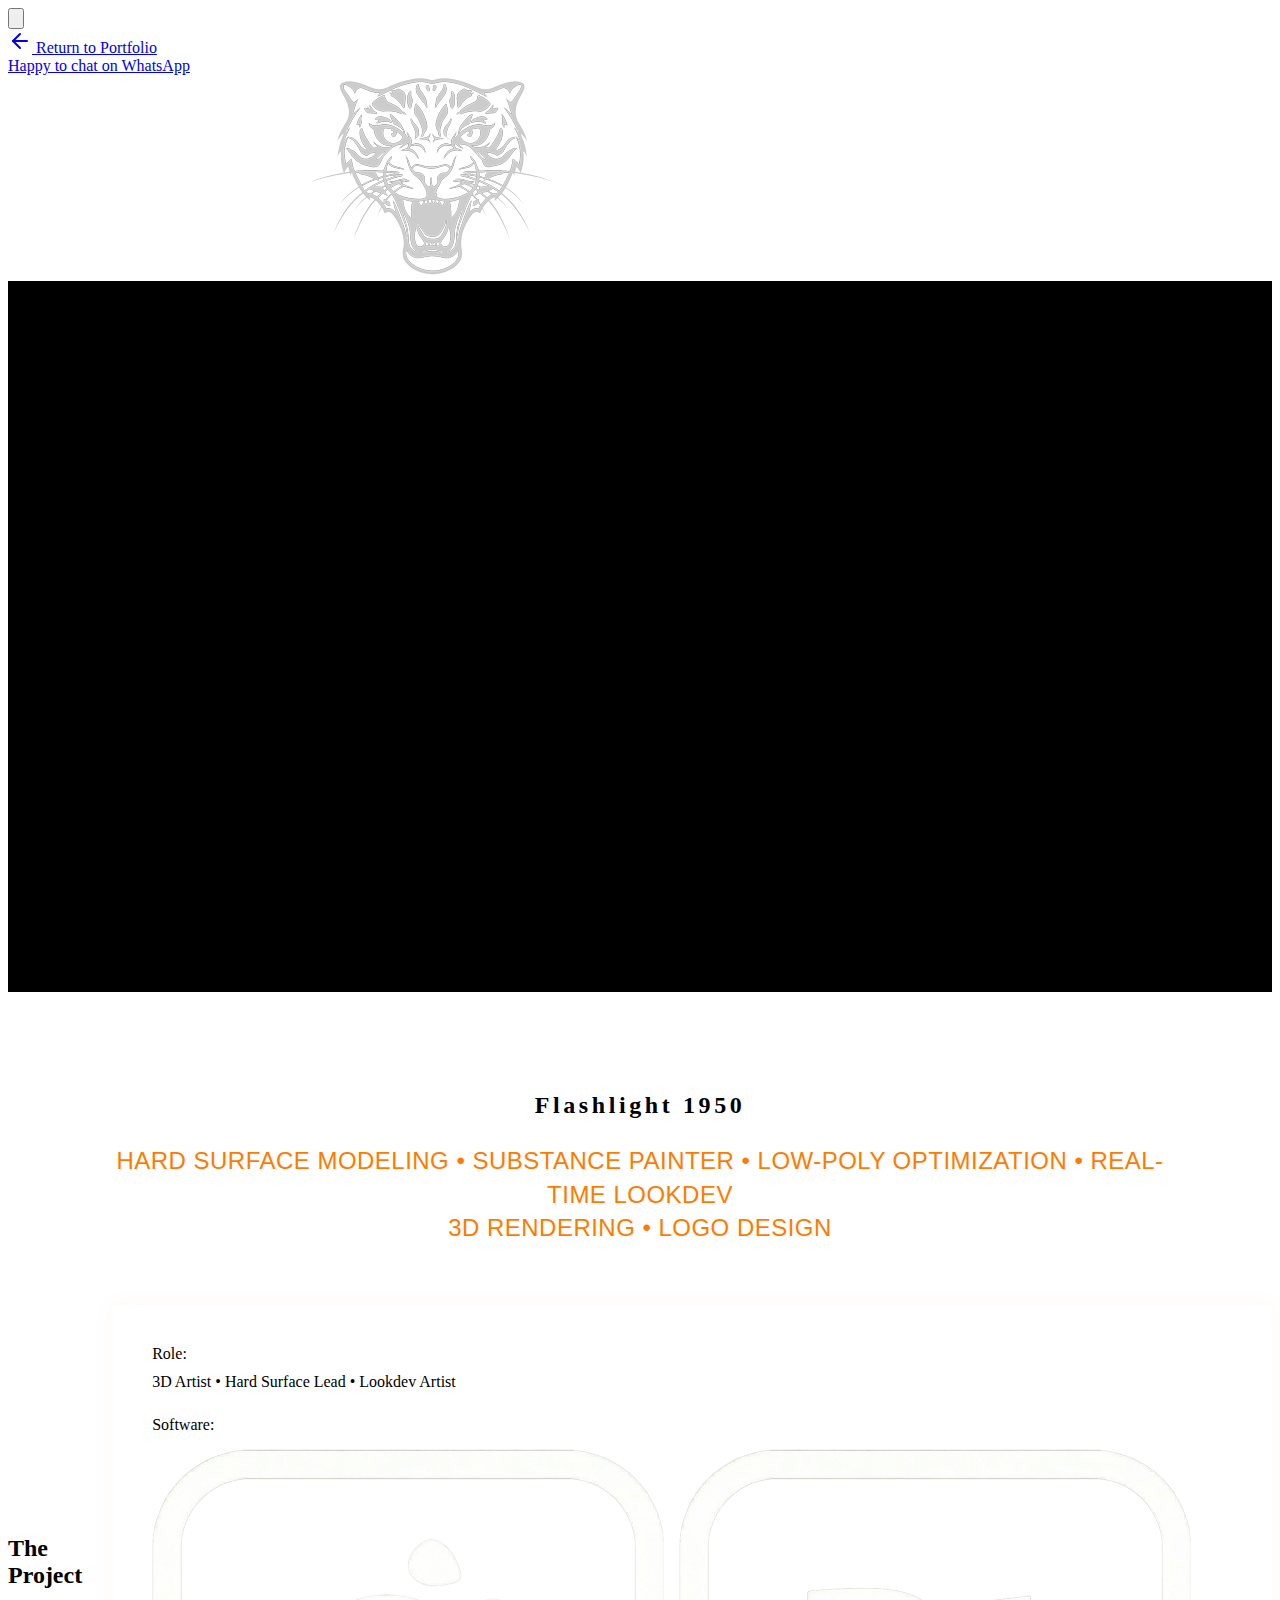
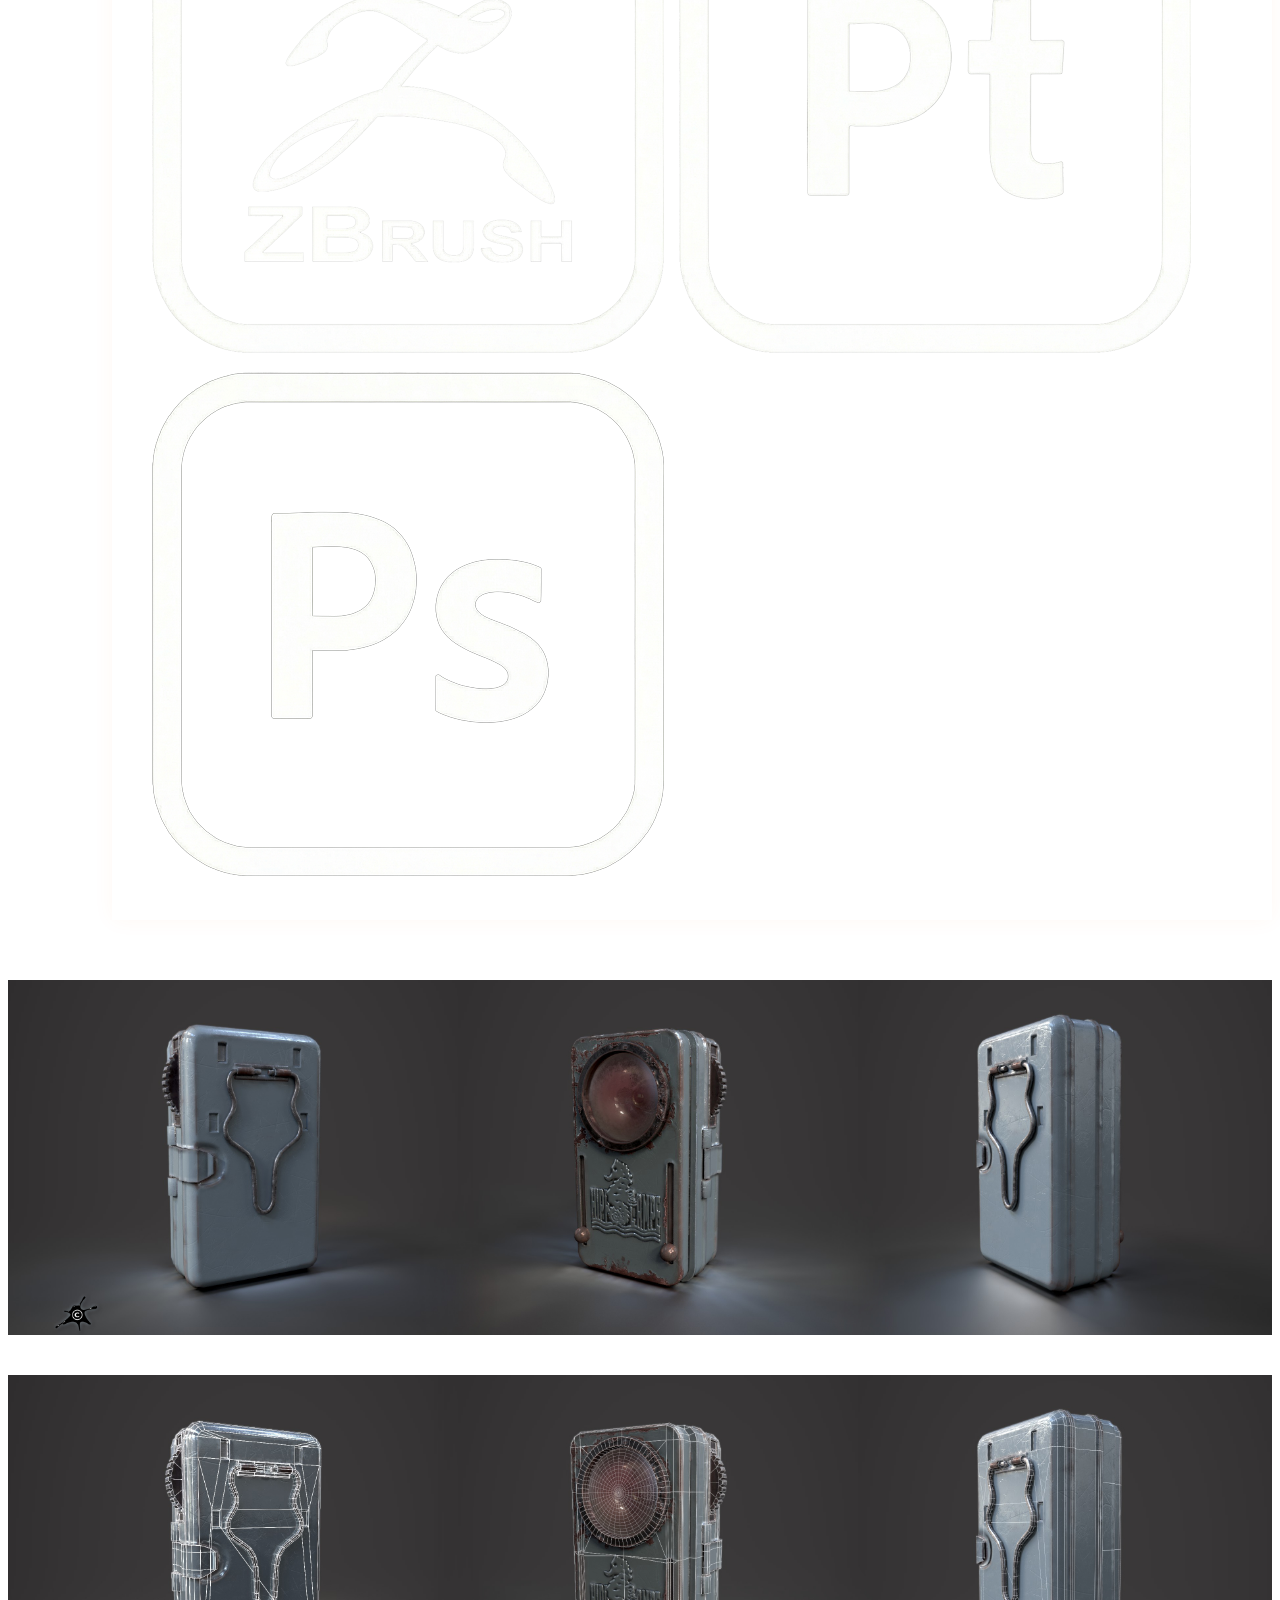
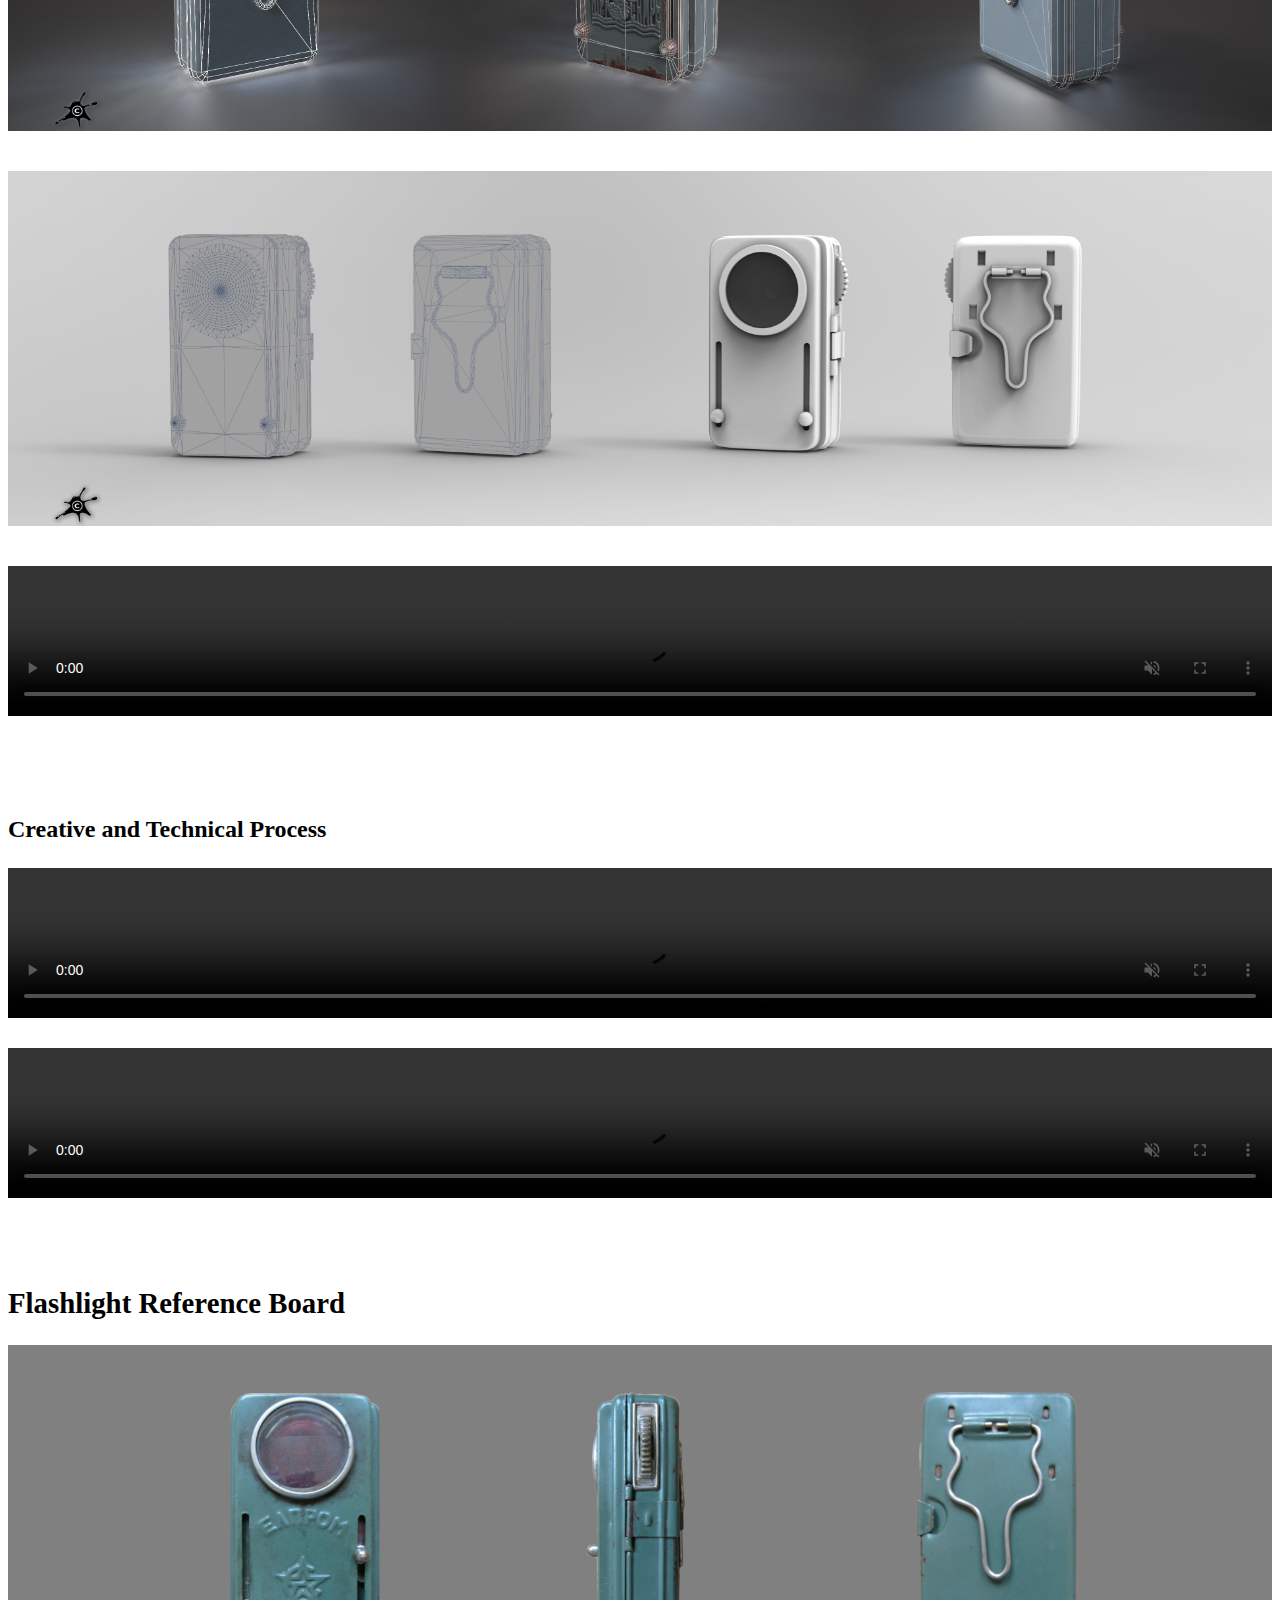
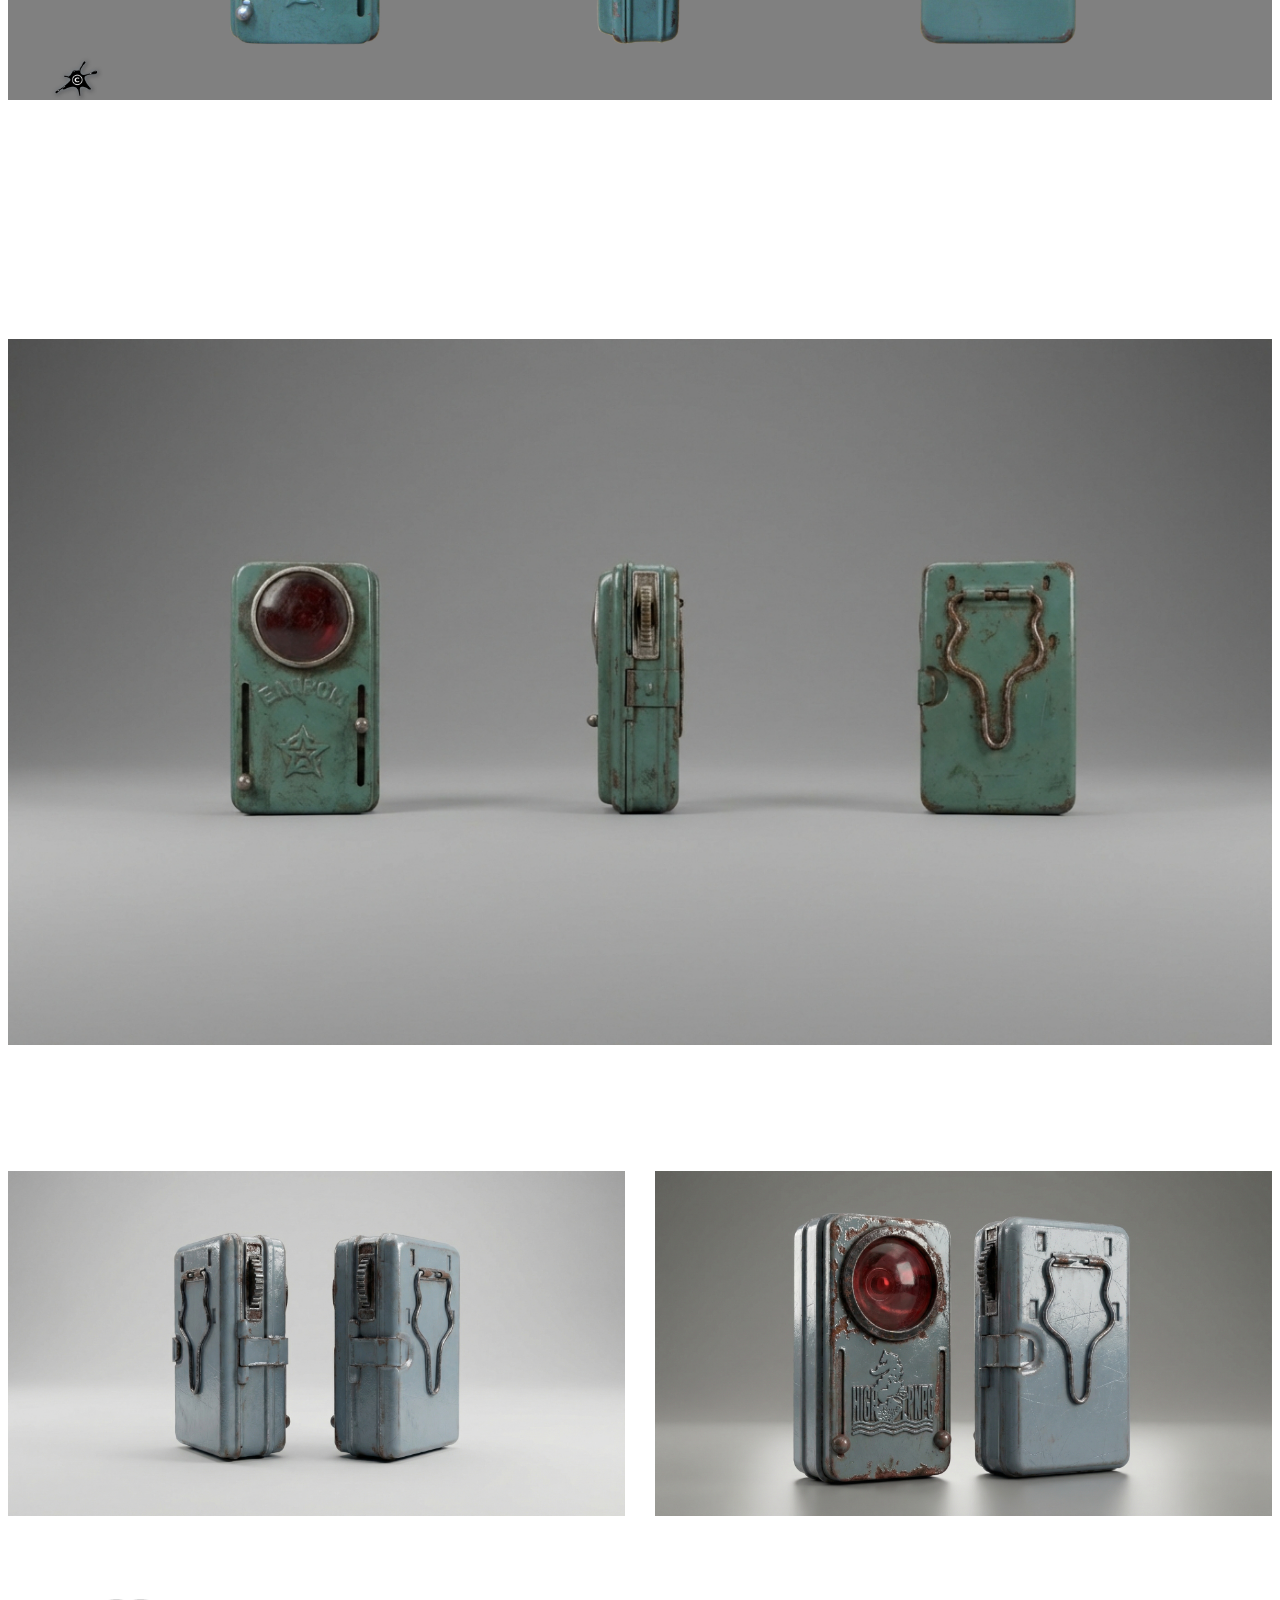
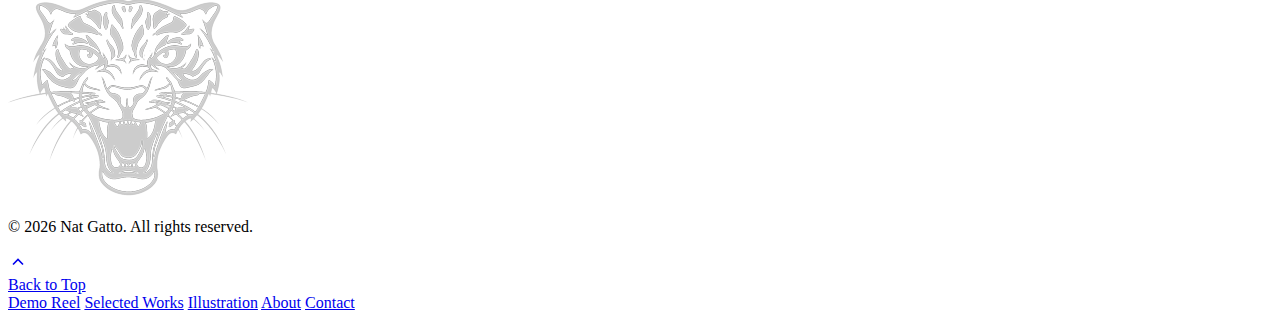
<file: project-flashlight.html>
<!DOCTYPE html>
<html lang="en">

<head>
    <meta charset="UTF-8">
    <meta name="viewport" content="width=device-width, initial-scale=1.0">
    <title>Flashlight 1950 | Nat Gatto - 3D Artist</title>
    <link rel="icon" type="image/png" href="images/favicon.png">
    <div class="container">
        <div class="return-btn-container">
            <div class="sound-control-container">
                <button class="sound-toggle-btn" aria-label="Toggle Sound">
                    <svg class="unmute-icon" viewBox="0 0 24 24" fill="none" stroke="currentColor" stroke-width="2"
                        stroke-linecap="round" stroke-linejoin="round">
                        <path d="M11 5L6 9H2v6h4l5 4V5z"></path>
                        <path d="M19.07 4.93a10 10 0 0 1 0 14.14" class="sound-wave"></path>
                        <path d="M15.54 8.46a5 5 0 0 1 0 7.07" class="sound-wave"></path>
                    </svg>
                    <svg class="mute-icon" viewBox="0 0 24 24" fill="none" stroke="currentColor" stroke-width="2"
                        stroke-linecap="round" stroke-linejoin="round" style="display:none;">
                        <path d="M11 5L6 9H2v6h4l5 4V5z"></path>
                        <line x1="23" y1="9" x2="17" y2="15"></line>
                        <line x1="17" y1="9" x2="23" y2="15"></line>
                    </svg>
                </button>
            </div>
            <a href="index.html#projects" class="return-btn">
                <svg width="24" height="24" viewBox="0 0 24 24" fill="none" stroke="currentColor" stroke-width="2"
                    stroke-linecap="round" stroke-linejoin="round">
                    <line x1="19" y1="12" x2="5" y2="12"></line>
                    <polyline points="12 19 5 12 12 5"></polyline>
                </svg>
                Return to Portfolio
            </a>
        </div>
        <div class="island-cta">
            <a href="https://api.whatsapp.com/send?l=fr&phone=0033665151439" target="_blank" class="btn-primary">Happy
                to chat on WhatsApp</a>
        </div>
    </div>
    </nav>

    <!-- Navigation Overlay -->

    <video class="global-bg-video" autoplay loop muted playsinline preload="none">
        <source src="https://nat-gatto-demo.b-cdn.net/Flashlight-hero.mp4" type="video/mp4">
    </video>






    <!-- Logo top right -->
    <a href="index.html" class="project-top-logo">
        <img src="images/logo.png" alt="Nat Gatto Logo">
    </a>
    <section class="project-hero" style="padding-top:0;">
        <!-- Hero Video (Full Screen Width) -->
        <div class="hero-video-full-width"
            style="width:100%; aspect-ratio:16/9; background:#000; position:relative; overflow:hidden;">
            <video autoplay loop muted playsinline preload="auto" style="width:100%; height:100%; object-fit:cover;">
                <source src="https://nat-gatto-demo.b-cdn.net/Flashlight-hero.mp4" type="video/mp4">
            </video>


            <!-- Cinema Mode Button -->
            <button class="cinema-mode-btn" aria-label="Enter Cinema Mode">
                <svg viewBox="0 0 24 24" fill="none" stroke="currentColor" stroke-width="2">
                    <path d="M15 3h6v6M9 21H3v-6M21 15v6h-6M3 9V3h6" stroke-linecap="round" stroke-linejoin="round" />
                </svg>
                <span>Cinema Mode</span>
            </button>


        </div>

        <!-- Project Title Section -->
        <div class="container" style="margin-top:100px; margin-bottom:60px; text-align:center;">
            <h2 class="section-title" style="margin-bottom: 25px; letter-spacing: 0.15em;">Flashlight 1950</h2>
            <p class="project-subtitle"
                style="color:var(--accent-orange, #ff7b00); font-family: 'Roboto Condensed', sans-serif; font-size: 1.5rem; font-weight: 500; line-height: 1.4; max-width: 1100px; margin: 0 auto; letter-spacing: 0.02em; text-transform: uppercase;">
                Hard Surface Modeling &bull; Substance Painter &bull; Low-Poly Optimization &bull; Real-Time Lookdev<br>
                3D Rendering &bull; Logo Design
            </p>
        </div>

        <div class="premium-divider"></div>
    </section>

    <!-- Project Info -->
    <section class="project-info" style="padding-top:0;">
        <div class="container">
            <div class="project-grid" style="align-items: stretch; display: flex; gap: 30px; margin-bottom: 60px;">
                <div class="project-description"
                    style="flex: 1.5; display: flex; flex-direction: column; justify-content: center;">
                    <h2 class="section-title" style="margin-top: 0; margin-bottom: 20px; text-align: left;">The Project
                    </h2>
                    <p style="color: rgba(255, 255, 255, 0.75); letter-spacing: -0.012em; line-height: 1.35;">Flash
                        Light 1950 | Created a low-poly, realistic flashlight from reference, using ZBrush (ZModeler)
                        for modeling and Substance 3D for texturing, baking, and rendering. Explored anchor points,
                        decals, custom logo design, and hard-surface sculpting techniques.</p>
                </div>
                <div class="project-meta glass-card"
                    style="border-color: rgba(255, 123, 0, 0.15); box-shadow: 0 0 20px rgba(255, 123, 0, 0.05); height:100%; display:flex; flex-direction:column; justify-content:center; align-items:flex-start; padding:40px; border-radius: var(--border-radius-lg);">
                    <div class="meta-item" style="text-align:left; width:100%; margin-bottom: 25px;">
                        <span class="meta-label" style="display:block; margin-bottom:10px;">Role:</span>
                        <span class="meta-value">3D Artist &bull; Hard Surface Lead &bull; Lookdev Artist</span>
                    </div>
                    <div class="meta-item" style="text-align:left; width:100%;">
                        <span class="meta-label" style="display:block; margin-bottom:15px;">Software:</span>
                        <div class="software-meta"
                            style="display:flex; gap:15px; flex-wrap:wrap; justify-content:flex-start;">
                            <div class="software-icon" title="ZBrush">
                                <img src="images/software/ZB-icon.png" alt="ZBrush">
                            </div>
                            <div class="software-icon" title="Substance 3D Painter">
                                <img src="images/software/Pt-icon.png" alt="Substance">
                            </div>
                            <div class="software-icon" title="Adobe Photoshop">
                                <img src="images/software/Ps-icon.png" alt="Photoshop">
                            </div>
                        </div>
                    </div>
                </div>
            </div>

            <!-- Media Showcase -->
            <div class="showcase-content" style="display: flex; flex-direction: column; gap: 40px;">
                <div class="glass-card" style="border-radius: var(--border-radius-lg); overflow: hidden;">
                    <img src="images/projects/flashlight/Flashlight01.jpg" alt="Flashlight Rendering 01"
                        style="width:100%; height:auto; display:block;">
                </div>
                <div class="glass-card" style="border-radius: var(--border-radius-lg); overflow: hidden;">
                    <img src="images/projects/flashlight/Flashlight02.jpg" alt="Flashlight Rendering 02"
                        style="width:100%; height:auto; display:block;">
                </div>
                <div class="glass-card" style="border-radius: var(--border-radius-lg); overflow: hidden;">
                    <img src="images/projects/flashlight/Flashlight03.jpg" alt="Flashlight Rendering 03"
                        style="width:100%; height:auto; display:block;">
                </div>
                <div class="glass-card" style="border-radius: var(--border-radius-lg); overflow: hidden;">
                    <video loop muted playsinline controls style="width:100%; height:auto; display:block;">
                        <source src="https://nat-gatto-demo.b-cdn.net/Flashlight02_opt.mp4" type="video/mp4">
                    </video>
                </div>

                <!-- Creative and Technical Process -->
                <div style="margin-top: 40px;">
                    <h2 class="section-title" style="margin-bottom: 25px; text-align: left;">Creative and Technical
                        Process</h2>
                    <div class="glass-card"
                        style="border-radius: var(--border-radius-lg); overflow: hidden; margin-bottom: 30px;">
                        <video loop muted playsinline controls style="width:100%; height:auto; display:block;">
                            <source src="https://nat-gatto-demo.b-cdn.net/Flashlight03.mp4" type="video/mp4">
                        </video>
                    </div>
                    <div class="glass-card" style="border-radius: var(--border-radius-lg); overflow: hidden;">
                        <video loop muted playsinline controls style="width:100%; height:auto; display:block;">
                            <source src="https://nat-gatto-demo.b-cdn.net/logo_hippocampe_opt.mp4" type="video/mp4">
                        </video>
                    </div>
                </div>

                <!-- Reference Board -->
                <div style="margin-top: 20px;">
                    <h3 class="section-title" style="margin-bottom: 25px; text-align: left; font-size: 1.8rem;">
                        Flashlight Reference Board</h3>
                    <div class="glass-card"
                        style="border-radius: var(--border-radius-lg); overflow: hidden; margin-bottom: 60px;">
                        <img src="images/projects/flashlight/ref.jpg" alt="Flashlight Reference Board"
                            style="width:100%; height:auto; display:block;">
                    </div>
                </div>

                <!-- AI Reworked Reference Section -->
                <div style="margin-top: 40px; text-align: center;">
                    <p
                        style="font-style: italic; color: rgba(255, 255, 255, 0.7); margin-bottom: 25px; max-width: 1000px; margin-left: auto; margin-right: auto; line-height: 1.6; font-size: 1.1rem;">
                        Here is the reference board that I reworked and art-directed using AI-driven techniques to
                        provide a fresh perspective and exploration of this object.
                    </p>

                    <div class="glass-card"
                        style="border-radius: var(--border-radius-lg); overflow: hidden; margin-bottom: 30px;">
                        <img src="images/projects/flashlight/Flashlight-ref.jpeg" alt="AI Reworked Reference"
                            style="width:100%; height:auto; display:block;">
                    </div>

                    <p
                        style="font-style: italic; color: rgba(255, 255, 255, 0.7); margin-bottom: 0px; max-width: 1000px; margin-left: auto; margin-right: auto; line-height: 1.6; font-size: 1.1rem;">
                        Below are two AI-generated renderings I created based on the Iray renders displayed at the top
                        of the page of the real-time low-poly flashlight asset.
                    </p>
                </div>

                <!-- AI Renderings Section -->
                <div style="margin-top: 0;">
                    <div style="display: grid; grid-template-columns: repeat(2, 1fr); gap: 30px; margin-bottom: 80px;">
                        <div class="glass-card" style="border-radius: var(--border-radius-lg); overflow: hidden;">
                            <img src="images/projects/flashlight/Flashlight-render02.jpg" alt="AI Generated Render 01"
                                style="width:100%; height:auto; display:block;">
                        </div>
                        <div class="glass-card" style="border-radius: var(--border-radius-lg); overflow: hidden;">
                            <img src="images/projects/flashlight/flashlight-thumb.jpg" alt="AI Generated Render 02"
                                style="width:100%; height:auto; display:block;">
                        </div>
                    </div>
                </div>
            </div>
        </div>
    </section>

    <!-- Footer -->
    <footer class="footer">
        <div class="container footer-row-master">
            <div class="footer-copyright">
                <div class="island-logo footer-logo-corner">
                    <img src="images/logo.png" alt="Nat Gatto Logo">
                </div>
                <p>&copy; 2026 Nat Gatto. All rights reserved.</p>
            </div>

            <div class="back-to-top-container">
                <a href="#top" class="back-to-top-btn">
                    <div class="arrow-icon">
                        <svg width="20" height="20" viewBox="0 0 24 24" fill="none" stroke="currentColor"
                            stroke-width="2">
                            <polyline points="18 15 12 9 6 15"></polyline>
                        </svg>
                    </div>
                    <span>Back to Top</span>
                </a>
            </div>

            <div class="footer-links">
                <a href="index.html#demo-reel">Demo Reel</a>
                <a href="index.html#works">Selected Works</a>
                <a href="index.html#illustrations">Illustration</a>
                <a href="index.html#about">About</a>
                <a href="index.html#contact">Contact</a>
            </div>
        </div>
    </footer>

    <!-- Immediate Reveal & Playback Script for Maximum Speed -->
    <script>
        // Reveal hero elements & Speed up video playback
        (function () {
            const checkExist = setInterval(function () {
                const title = document.querySelector('.section-title');
                const subtitle = document.querySelector('.project-subtitle');
                const heroVideo = document.querySelector('.hero-video-full-width video');

                if (title && subtitle && heroVideo) {
                    // Set playback speed (2.0x faster)
                    heroVideo.playbackRate = 2.0;

                    // Reveal content
                    if (window.gsap) {
                        gsap.to([title, subtitle], {
                            opacity: 1,
                            y: 0,
                            duration: 0.4,
                            stagger: 0.05,
                            ease: "power1.out"
                        });
                        clearInterval(checkExist);
                    }
                }
            }, 50);
            setTimeout(() => clearInterval(checkExist), 5000);
        })();
    </script>

    <script src="js/main.js?v=25.0"></script>
    </body>

</html>
</file>
<file: css/style.css>
/* ================================
   CSS Variables & Reset
   ================================ */
:root {
    /* Colors - Dark Theme */
    --color-primary: #ffffff;
    --color-secondary: #000000;
    --color-accent: #818cf8;
    --color-text: #ffffff;
    --color-text-light: #a3a3a3;
    --color-bg: #000000;
    --color-bg-dark: #0a0a0a;
    --color-border: #262626;
    --color-glow-orange: rgba(255, 126, 34, 1.0);
    --color-glow-intense: rgba(255, 165, 0, 0.9);
    --color-glow-white: rgba(255, 255, 255, 0.4);

    /* Spacing */
    --spacing-xs: 0.5rem;
    --spacing-sm: 1rem;
    --spacing-md: 2rem;
    --spacing-lg: 4rem;
    --spacing-xl: 6rem;
    --spacing-xxl: 8rem;

    /* Typography */
    --font-family: 'Inter', -apple-system, BlinkMacSystemFont, 'Segoe UI', sans-serif;
    --font-size-small: 0.875rem;
    --font-size-base: 1rem;
    --font-size-lg: 1.125rem;
    --font-size-xl: 1.5rem;
    --font-size-2xl: 2rem;
    --font-size-3xl: 3rem;
    --font-size-4xl: 4rem;
    --font-size-hero: clamp(3rem, 8vw, 8rem);

    /* Transitions */
    --transition-fast: 0.2s ease;
    --transition-base: 0.3s ease;
    --transition-slow: 0.6s ease;

    /* Borders */
    --border-radius-sm: 0.25rem;
    --border-radius-md: 0.5rem;
    --border-radius-lg: 1rem;
}

/* Global Background Video */
.global-bg-video {
    position: fixed;
    top: 0;
    left: 0;
    width: 100%;
    height: 100%;
    object-fit: cover;
    z-index: -2;
    pointer-events: none;
}

.global-overlay {
    position: fixed;
    top: 0;
    left: 0;
    width: 100%;
    height: 100%;
    background: linear-gradient(to bottom, rgba(0, 0, 0, 0.9) 0%, rgba(0, 0, 0, 0.4) 50%, rgba(0, 0, 0, 0.8) 100%);
    z-index: -1;
    /* Above fixed video (-2) but below site content */
    pointer-events: none;
}

.hero,
.portfolio,
.about,
.services,
.partners {
    position: relative;
    overflow: hidden;
    background-color: transparent !important;
    /* Ensure video shows through */
}

.portfolio .container,
.about .container,
.services .container,
.partners .container {
    position: relative;
    z-index: 10;
}

* {
    margin: 0;
    padding: 0;
    box-sizing: border-box;
}

html {
    scroll-behavior: smooth;
    font-size: 16px;
}

body {
    font-family: var(--font-family);
    color: var(--color-text);
    background-color: var(--color-bg);
    line-height: 1.6;
    overflow-x: hidden;
}

a {
    text-decoration: none;
    color: inherit;
    transition: all var(--transition-base);
}

img {
    max-width: 100%;
    height: auto;
    display: block;
}

/* ================================
   Utility Classes
   ================================ */
.container {
    max-width: 1400px;
    margin: 0 auto;
    padding: 0 var(--spacing-md);
}

@media (max-width: 768px) {
    .container {
        padding: 0 var(--spacing-sm);
    }
}

/* ================================
   Navigation
   ================================ */
.navbar {
    position: fixed;
    top: 0;
    left: 0;
    right: 0;
    z-index: 1000;
    background-color: transparent;
    padding: var(--spacing-sm) 0;
    transition: all var(--transition-base);
}

.nav-glass-container {
    /* Glassmorphism container */
    background: rgba(255, 255, 255, 0.10);
    backdrop-filter: blur(15px);
    -webkit-backdrop-filter: blur(15px);
    border: 1px solid #BFC0C2;
    border-radius: 14px;
    padding: 10px 20px;
    position: relative;
    overflow: hidden;
}

/* Subtle frosted texture overlay */
.nav-glass-container::before {
    content: '';
    position: absolute;
    top: 0;
    left: 0;
    right: 0;
    bottom: 0;
    background-image:
        repeating-linear-gradient(0deg,
            rgba(255, 255, 255, 0.03) 0px,
            transparent 1px,
            transparent 2px,
            rgba(255, 255, 255, 0.03) 3px),
        repeating-linear-gradient(90deg,
            rgba(255, 255, 255, 0.03) 0px,
            transparent 1px,
            transparent 2px,
            rgba(255, 255, 255, 0.03) 3px);
    pointer-events: none;
    z-index: 1;
}

.nav-content {
    display: flex;
    align-items: center;
    justify-content: space-between;
    gap: var(--spacing-md);
    position: relative;
    z-index: 2;
}

.logo {
    font-size: var(--font-size-lg);
    font-weight: 700;
    color: #FFFFFF;
}

.logo img {
    height: 100px;
    /* Increased to at least 100px */
    width: auto;
    transition: all var(--transition-base);
    filter: drop-shadow(0 0 15px var(--color-glow-orange));
}

.logo:hover img {
    filter: drop-shadow(0 0 25px var(--color-glow-orange)) brightness(1.1);
}

.nav-links {
    display: flex;
    gap: var(--spacing-md);
    font-size: var(--font-size-small);
    font-weight: 500;
    letter-spacing: 0.05em;
}

.nav-links a {
    color: #FFFFFF;
}

.nav-links a:hover {
    color: var(--color-primary);
    text-shadow: 0 0 15px var(--color-glow-orange), 0 0 5px var(--color-glow-intense), 0 0 25px rgba(255, 126, 34, 0.5);
}

.nav-cta {
    display: flex;
    gap: var(--spacing-sm);
    align-items: center;
}

.mobile-menu-toggle {
    display: none;
    flex-direction: column;
    gap: 0.3rem;
    background: none;
    border: none;
    cursor: pointer;
    padding: 0.5rem;
}

.mobile-menu-toggle span {
    width: 24px;
    height: 2px;
    background-color: #FFFFFF;
    transition: all var(--transition-base);
}

@media (max-width: 1024px) {
    .nav-links {
        display: none;
    }
}

@media (max-width: 768px) {
    .nav-cta {
        display: none;
    }

    .mobile-menu-toggle {
        display: flex;
    }

    .nav-glass-container {
        padding: 10px 16px;
    }
}

/* ================================
   Buttons
   ================================ */
.btn-primary,
.btn-secondary,
.btn-link {
    display: inline-block;
    padding: 0.875rem 1.75rem;
    border-radius: var(--border-radius-md);
    font-weight: 500;
    font-size: var(--font-size-base);
    transition: all var(--transition-base);
    cursor: pointer;
    border: none;
    text-align: center;
}

.btn-primary {
    background-color: var(--color-primary);
    color: var(--color-secondary);
}

.btn-primary:hover {
    background-color: var(--color-primary);
    color: var(--color-secondary);
    transform: translateY(-2px);
    box-shadow: 0 0 35px var(--color-glow-orange), 0 0 15px var(--color-glow-intense);
    text-shadow: 0 0 12px var(--color-glow-white), 0 0 8px var(--color-glow-orange);
    border-color: rgba(255, 255, 255, 1);
}

.btn-secondary {
    background-color: transparent;
    color: var(--color-primary);
    border: 2px solid var(--color-primary);
}

.btn-secondary:hover {
    background-color: var(--color-primary);
    color: var(--color-secondary);
    transform: translateY(-2px);
    box-shadow: 0 0 35px var(--color-glow-orange), 0 0 15px var(--color-glow-intense);
    border-color: rgba(255, 255, 255, 1);
}

.btn-link {
    background-color: transparent;
    color: rgba(255, 255, 255, 0.85);
    padding: 0.875rem 0;
}

.btn-link:hover {
    color: #FFFFFF;
    text-shadow: 0 0 15px var(--color-glow-orange), 0 0 8px var(--color-glow-intense);
}

/* ================================
   Hero Section
   ================================ */
.hero {
    min-height: 100vh;
    display: flex;
    align-items: center;
    justify-content: center;
    padding: var(--spacing-xxl) 0;
    position: relative;
    overflow: hidden;
}

.hero .container {
    width: 100%;
}

.hero-video {
    position: absolute;
    top: 50%;
    left: 50%;
    min-width: 100%;
    min-height: 100%;
    width: auto;
    height: auto;
    transform: translate(-50%, -50%);
    z-index: 0;
    object-fit: cover;
    opacity: 1;
}

.hero-overlay {
    position: absolute;
    top: 0;
    left: 0;
    right: 0;
    bottom: 0;
    background: rgba(0, 0, 0, 0);
    z-index: 1;
}

.hero-video-container {
    position: relative;
    width: 100%;
    height: 0;
    padding-bottom: 56.25%;
    /* 16:9 Aspect Ratio */
    margin: 2rem auto;
    background: rgba(255, 255, 255, 0.10);
    backdrop-filter: blur(15px);
    -webkit-backdrop-filter: blur(15px);
    border: 1px solid #BFC0C2;
    /* Matching nav-glass-container border */
    border-radius: 14px;
    box-shadow: 0 20px 40px rgba(0, 0, 0, 0.4);
    overflow: hidden;
    will-change: transform;
}

.cinematic-subtitle {
    font-family: 'Roboto Condensed', sans-serif;
    font-size: clamp(1rem, 1.5vw, 1.5rem);
    /* Enlarged from 0.85rem */
    font-weight: 400;
    letter-spacing: 0.2em;
    /* Adjusted letter spacing */
    text-transform: uppercase;
    color: #FFB347;
    margin-top: -1.7rem;
    /* Pulled closer to NAT GATTO */
    margin-bottom: var(--spacing-md);
    text-align: center;
    width: 100%;
    display: block;
}

.hero-content {
    text-align: center;
    max-width: 100%;
    margin: 0 auto;
    position: relative;
    z-index: 2;
}

.hero-content>*:not(.hero-video-container) {
    max-width: 1200px;
    margin-left: auto;
    margin-right: auto;
}

.cinematic-title {
    font-family: 'Roboto Condensed', sans-serif;
    font-size: clamp(2.5rem, 8vw, 8rem);
    font-weight: 700;
    letter-spacing: 0.2em;
    white-space: nowrap;
    text-transform: uppercase;
    color: var(--color-white);
    margin-bottom: var(--spacing-md);
    text-align: center;
    line-height: 1.2;
}

.hero-title {
    font-size: var(--font-size-hero);
    font-weight: 700;
    line-height: 1.1;
    letter-spacing: -0.02em;
    margin-bottom: var(--spacing-md);
    overflow: hidden;
}

.hero-title .line {
    display: block;
    opacity: 0;
    transform: translateY(100px);
    animation: slideUp 1s ease forwards;
}

.hero-title .line:nth-child(1) {
    animation-delay: 0.2s;
}

.hero-title .line:nth-child(2) {
    animation-delay: 0.4s;
}

@keyframes slideUp {
    to {
        opacity: 1;
        transform: translateY(0);
    }
}

.hero-subtitle {
    font-family: 'Roboto Condensed', sans-serif;
    font-size: var(--font-size-xl);
    color: var(--color-text-light);
    margin-bottom: var(--spacing-lg);
    opacity: 0;
    animation: fadeIn 1s ease forwards 0.8s;
    text-transform: uppercase;
    letter-spacing: 0.1em;
}

@keyframes fadeIn {
    to {
        opacity: 1;
    }
}

.hero-cta {
    display: flex;
    gap: var(--spacing-sm);
    justify-content: center;
    align-items: center;
    flex-wrap: wrap;
    opacity: 0;
    animation: fadeIn 1s ease forwards 1s;
}

.scroll-indicator {
    position: absolute;
    bottom: var(--spacing-lg);
    left: 50%;
    transform: translateX(-50%);
    opacity: 0;
    animation: fadeIn 1s ease forwards 1.2s;
    z-index: 2;
}

.mouse {
    width: 26px;
    height: 40px;
    border: 2px solid var(--color-primary);
    border-radius: 20px;
    position: relative;
}

.mouse::before {
    content: '';
    width: 4px;
    height: 8px;
    background-color: var(--color-primary);
    position: absolute;
    top: 8px;
    left: 50%;
    transform: translateX(-50%);
    border-radius: 2px;
    animation: scroll 1.5s infinite;
}

@keyframes scroll {

    0%,
    100% {
        opacity: 0;
        transform: translateX(-50%) translateY(0);
    }

    50% {
        opacity: 1;
        transform: translateX(-50%) translateY(10px);
    }
}

/* ================================
   Section Titles
   ================================ */
.section-title {
    font-family: 'Roboto Condensed', sans-serif;
    font-size: var(--font-size-3xl);
    font-weight: 700;
    margin-bottom: var(--spacing-lg);
    letter-spacing: 0.1em;
    text-transform: uppercase;
}

/* ================================
   About Section
   ================================ */
.about {
    padding: var(--spacing-xxl) 0;
    min-height: 100vh;
    display: flex;
    align-items: center;
    position: relative;
    overflow: hidden;
}

.about .section-overlay {
    position: absolute;
    top: 0;
    left: 0;
    width: 100%;
    height: 100%;
    background-image: linear-gradient(rgba(0, 0, 0, 0.4), rgba(0, 0, 0, 0.4)), url('https://res.cloudinary.com/dsswiavub/image/upload/v1770384802/About_01_ki58qs.jpg');
    background-size: cover;
    background-position: center;
    background-attachment: fixed;
    opacity: 0.8;
    /* Increased opacity for clearer visibility */
    z-index: 0;
}

.about-content {
    display: grid;
    grid-template-columns: 2fr 1fr;
    gap: var(--spacing-xl);
    align-items: start;
}

.about.fullscreen-about {
    min-height: 100vh;
    display: flex;
    align-items: center;
    position: relative;
    padding-top: 100px;
}

.about-page .navbar .nav-glass-container {
    justify-content: space-between;
}

.about-meta-sidebar {
    padding: var(--spacing-xl);
}

.about-text {
    font-size: var(--font-size-lg);
    line-height: 1.8;
}

.about-text .large-text {
    font-size: var(--font-size-2xl);
    line-height: 1.5;
    margin-bottom: var(--spacing-md);
    font-weight: 500;
}

.about-text p {
    margin-bottom: var(--spacing-md);
    color: var(--color-text-light);
}

.link-highlight {
    color: var(--color-accent);
    font-weight: 600;
    position: relative;
}

.link-highlight::after {
    content: '';
    position: absolute;
    bottom: 0;
    left: 0;
    width: 0;
    height: 2px;
    background-color: var(--color-accent);
    transition: width var(--transition-base);
}

.link-highlight:hover::after {
    width: 100%;
}

.about-stats {
    display: flex;
    flex-direction: column;
    gap: var(--spacing-lg);
}

.stat-item {
    text-align: center;
    padding: var(--spacing-md);
    background-color: #1a1a1a;
    border-radius: var(--border-radius-lg);
    transition: all var(--transition-base);
}

.stat-item:hover {
    transform: translateY(-5px);
    box-shadow: 0 10px 30px rgba(0, 0, 0, 0.1);
}

.stat-number {
    font-size: var(--font-size-4xl);
    font-weight: 700;
    color: var(--color-accent);
    line-height: 1;
}

.stat-label {
    font-size: var(--font-size-base);
    color: var(--color-text-light);
    margin-top: var(--spacing-xs);
}

@media (max-width: 768px) {
    .about-content {
        grid-template-columns: 1fr;
        gap: var(--spacing-lg);
    }
}

/* ================================
   Services Section
   ================================ */
.services {
    padding: var(--spacing-xxl) 0;
    background-color: #000000;
}

.services-grid {
    display: grid;
    grid-template-columns: repeat(3, 1fr);
    gap: var(--spacing-md);
}

.service-card {
    background: rgba(255, 255, 255, 0.12);
    /* Brighter for better contrast */
    backdrop-filter: blur(25px);
    /* Increased blur */
    -webkit-backdrop-filter: blur(25px);
    padding: var(--spacing-lg);
    border-radius: 14px;
    transition: all var(--transition-slow);
    position: relative;
    overflow: hidden;
    border: 2px solid rgba(255, 255, 255, 0.2);
    /* Thicker highlight border */
}

/* Glass texture for cards */
.service-card::after {
    content: '';
    position: absolute;
    top: 0;
    left: 0;
    right: 0;
    bottom: 0;
    background-image:
        repeating-linear-gradient(0deg, rgba(255, 255, 255, 0.02) 0px, transparent 1px, transparent 2px, rgba(255, 255, 255, 0.02) 3px),
        repeating-linear-gradient(90deg, rgba(255, 255, 255, 0.02) 0px, transparent 1px, transparent 2px, rgba(255, 255, 255, 0.02) 3px);
    pointer-events: none;
    z-index: 1;
    opacity: 0.5;
}

.service-card>* {
    position: relative;
    z-index: 2;
}

.service-card::before {
    content: '';
    position: absolute;
    top: 0;
    left: 0;
    width: 100%;
    height: 4px;
    background: linear-gradient(90deg, var(--color-accent), #a78bfa);
    transform: scaleX(0);
    transform-origin: left;
    transition: transform var(--transition-slow);
}

.service-card:hover::before {
    transform: scaleX(1);
}

.service-card:hover {
    transform: translateY(-10px);
    box-shadow: 0 0 35px var(--color-glow-orange), 0 0 15px var(--color-glow-intense);
    border-color: rgba(255, 255, 255, 0.8);
}

.service-number {
    font-size: var(--font-size-small);
    font-weight: 700;
    color: var(--color-accent);
    margin-bottom: var(--spacing-sm);
    letter-spacing: 0.1em;
}

.service-title {
    font-size: var(--font-size-2xl);
    font-weight: 700;
    margin-bottom: var(--spacing-sm);
}

.service-description {
    color: var(--color-text-light);
    line-height: 1.7;
    margin-bottom: var(--spacing-sm);
}

.service-link {
    display: inline-block;
    color: var(--color-accent);
    font-weight: 600;
    margin-top: var(--spacing-sm);
    transition: all var(--transition-base);
}

.service-link:hover {
    transform: translateX(5px);
}

@media (max-width: 1024px) {
    .services-grid {
        grid-template-columns: 1fr;
        gap: var(--spacing-sm);
    }
}



/* Consolidating Portfolio container z-index here */
.portfolio .container,
.about .container,
.services .container,
.partners .container {
    position: relative;
    z-index: 10;
}

/* ================================
   Portfolio Section
   ================================ */
.portfolio {
    padding: var(--spacing-xxl) 0;
}

.portfolio-grid {
    display: grid;
    grid-template-columns: repeat(auto-fill, minmax(350px, 1fr));
    gap: var(--spacing-md);
}

.portfolio-item {
    opacity: 0;
    transform: translateY(30px);
    transition: all var(--transition-slow);
}

.portfolio-item.visible {
    opacity: 1;
    transform: translateY(0);
}

.portfolio-link {
    display: block;
    border-radius: 14px;
    overflow: hidden;
    background: transparent;
    /* Remove background to avoid stacking */
    transition: all var(--transition-base);
    position: relative;
}

/* Glass texture for portfolio items */
.portfolio-link::after {
    content: '';
    position: absolute;
    top: 0;
    left: 0;
    right: 0;
    bottom: 0;
    background-image:
        repeating-linear-gradient(0deg, rgba(255, 255, 255, 0.02) 0px, transparent 1px, transparent 2px, rgba(255, 255, 255, 0.02) 3px),
        repeating-linear-gradient(90deg, rgba(255, 255, 255, 0.02) 0px, transparent 1px, transparent 2px, rgba(255, 255, 255, 0.02) 3px);
    pointer-events: none;
    z-index: 3;
    /* above image but below info if info has z-index */
    opacity: 0.3;
}

.portfolio-link:hover {
    transform: translateY(-8px);
    box-shadow: 0 20px 40px rgba(0, 0, 0, 0.15);
}

.portfolio-image {
    width: 100%;
    height: 280px;
    overflow: hidden;
    position: relative;
    border: 2px solid rgba(255, 255, 255, 0.3);
    border-radius: 14px;
    transition: border-color var(--transition-base), box-shadow var(--transition-base);
}

.portfolio-item:hover .portfolio-image {
    border-color: rgba(255, 255, 255, 0.9);
    box-shadow: 0 0 35px var(--color-glow-orange), 0 0 15px var(--color-glow-intense);
}


.portfolio-placeholder {
    width: 100%;
    height: 100%;
    transition: transform var(--transition-slow);
}

.portfolio-link:hover .portfolio-placeholder {
    transform: scale(1.05);
}

.portfolio-info {
    padding: var(--spacing-md);
    background: rgba(255, 255, 255, 0.05);
    /* Reduced opacity for better background visibility */
    backdrop-filter: blur(15px);
    -webkit-backdrop-filter: blur(15px);
    border: 1px solid #BFC0C2;
    /* White/Grey defined border */
    border-radius: 14px;
    margin-top: 10px;
    /* Slight separation from image */
    position: relative;
    z-index: 2;
    transition: all var(--transition-base);
    box-shadow: 0 8px 32px 0 rgba(0, 0, 0, 0.3);
}

.portfolio-item:hover .portfolio-info {
    background: rgba(255, 255, 255, 0.12);
    border-color: #ffffff;
}

.portfolio-item:hover .portfolio-title {
    color: var(--color-primary);
    text-shadow: 0 0 18px var(--color-glow-orange), 0 0 8px var(--color-glow-intense), 0 0 30px rgba(255, 126, 34, 0.4);
}

.portfolio-title {
    font-family: 'Roboto Condensed', sans-serif;
    font-size: var(--font-size-xl);
    font-weight: 700;
    margin-bottom: var(--spacing-xs);
    text-transform: uppercase;
    letter-spacing: 0.05em;
}

.portfolio-location {
    font-size: var(--font-size-small);
    color: var(--color-text-light);
    margin-bottom: var(--spacing-sm);
}

.portfolio-credits {
    display: flex;
    flex-direction: column;
    gap: 0.25rem;
    font-size: var(--font-size-small);
    color: var(--color-text-light);
}

@media (max-width: 768px) {
    .portfolio-grid {
        grid-template-columns: 1fr;
    }
}

/* ================================
   Partners Section
   ================================ */
.partners {
    padding: var(--spacing-xxl) 0;
    background-color: #000000;
}

.partners-intro {
    font-size: var(--font-size-lg);
    color: var(--color-text-light);
    margin-bottom: var(--spacing-lg);
    max-width: 800px;
}

.partner-card {
    background-color: #1a1a1a;
    padding: var(--spacing-lg);
    border-radius: var(--border-radius-lg);
    max-width: 600px;
    box-shadow: 0 4px 12px rgba(0, 0, 0, 0.08);
    transition: all var(--transition-base);
}

.partner-card:hover {
    transform: translateY(-5px);
    box-shadow: 0 12px 24px rgba(0, 0, 0, 0.12);
}

.partner-name {
    font-size: var(--font-size-xl);
    font-weight: 700;
    margin-bottom: var(--spacing-xs);
}

.partner-role {
    color: var(--color-accent);
    font-weight: 600;
    margin-bottom: var(--spacing-md);
}

.partner-testimonial {
    color: var(--color-text-light);
    font-style: italic;
    line-height: 1.7;
}

/* ================================
   Footer
   ================================ */
.footer {
    background-color: #0a0a0a;
    color: var(--color-primary);
    padding: var(--spacing-xxl) 0 var(--spacing-lg);
}

.footer-main {
    text-align: center;
    margin-bottom: var(--spacing-xl);
}

.footer-title {
    font-size: var(--font-size-4xl);
    font-weight: 700;
    margin-bottom: var(--spacing-sm);
}

.footer-subtitle {
    font-size: var(--font-size-xl);
    color: rgba(255, 255, 255, 0.7);
    margin-bottom: var(--spacing-lg);
}

.footer-cta {
    display: flex;
    gap: var(--spacing-sm);
    justify-content: center;
    align-items: center;
    flex-wrap: wrap;
}

.footer-cta .btn-primary {
    background-color: var(--color-primary);
    color: var(--color-secondary);
}

.footer-cta .btn-primary:hover {
    background-color: var(--color-accent);
    color: var(--color-primary);
}

.footer-cta .btn-link {
    color: rgba(255, 255, 255, 0.7);
}

.footer-cta .btn-link:hover {
    color: var(--color-secondary);
}

.footer-bottom {
    display: flex;
    justify-content: space-between;
    align-items: center;
    padding-top: var(--spacing-lg);
    border-top: 1px solid rgba(255, 255, 255, 0.1);
    font-size: var(--font-size-small);
    color: rgba(255, 255, 255, 0.6);
}

.footer-links {
    display: flex;
    gap: var(--spacing-md);
}

.footer-links a {
    color: rgba(255, 255, 255, 0.6);
    transition: color var(--transition-base);
}

.footer-links a:hover {
    color: var(--color-primary);
    text-shadow: 0 0 15px var(--color-glow-orange), 0 0 8px var(--color-glow-intense);
}

@media (max-width: 768px) {
    .footer-title {
        font-size: var(--font-size-2xl);
    }

    .footer-bottom {
        flex-direction: column;
        gap: var(--spacing-sm);
        text-align: center;
    }

    .footer-links {
        flex-direction: column;
        gap: var(--spacing-xs);
    }
}

/* ================================
   Responsive Typography
   ================================ */
@media (max-width: 768px) {
    :root {
        --font-size-hero: clamp(2.5rem, 10vw, 4rem);
        --font-size-4xl: 2.5rem;
        --font-size-3xl: 2rem;
        --font-size-2xl: 1.5rem;
        --font-size-xl: 1.25rem;
    }

    .hero {
        min-height: 80vh;
    }
}

/* ================================
   Scroll Animations
   ================================ */
.fade-in {
    opacity: 0;
    transform: translateY(30px);
    transition: all 0.8s ease;
}

.fade-in.visible {
    opacity: 1;
    transform: translateY(0);
}

/* ================================
   Loading State
   ================================ */
.loading {
    opacity: 0;
    animation: fadeIn 0.6s ease forwards;
}

/* ================================
   Workflow Section
   ================================ */
.workflow-list {
    list-style: none;
    color: var(--color-text-light);
    margin-top: 1rem;
}

.workflow-list li {
    margin-bottom: 0.5rem;
    padding-left: 0.5rem;
}

/* ================================
   Contact Section
   ================================ */
.contact-container {
    display: flex;
    gap: 4rem;
    align-items: flex-start;
}

.contact-text {
    flex: 1;
}

.contact-form-wrapper {
    flex: 1;
    background: rgba(255, 255, 255, 0.12);
    backdrop-filter: blur(25px);
    -webkit-backdrop-filter: blur(25px);
    padding: 2rem;
    border-radius: 14px;
    border: 2px solid rgba(255, 255, 255, 0.2);
    position: relative;
    overflow: hidden;
}

/* Glass texture for contact form */
.contact-form-wrapper::after {
    content: '';
    position: absolute;
    top: 0;
    left: 0;
    right: 0;
    bottom: 0;
    background-image:
        repeating-linear-gradient(0deg, rgba(255, 255, 255, 0.02) 0px, transparent 1px, transparent 2px, rgba(255, 255, 255, 0.02) 3px),
        repeating-linear-gradient(90deg, rgba(255, 255, 255, 0.02) 0px, transparent 1px, transparent 2px, rgba(255, 255, 255, 0.02) 3px);
    pointer-events: none;
    z-index: 1;
    opacity: 0.3;
}

.contact-form {
    position: relative;
    z-index: 2;
    display: flex;
    flex-direction: column;
    gap: 1rem;
}

.contact-input {
    padding: 1rem;
    background: #0a0a0a;
    border: 1px solid #333;
    color: white;
    border-radius: 4px;
    font-family: inherit;
    transition: border-color var(--transition-base);
    resize: vertical;
    width: 100%;
}

.contact-input:focus {
    outline: none;
    border-color: var(--color-accent);
}

@media (max-width: 768px) {
    .contact-container {
        flex-direction: column;
        gap: 2rem;
    }
}

/* ================================
   Project Detail Pages
   ================================ */
.project-detail-page .navbar .nav-glass-container {
    justify-content: space-between;
}

.project-hero {
    padding-top: 180px;
    /* Adjusted to clear the fixed navbar height */
    padding-bottom: 40px;
    text-align: center;
}

.no-navbar .project-hero {
    padding-top: 80px;
    /* Reduced since there's no fixed navbar to clear */
}

/* Return Button for No-Navbar Pages */
.return-btn {
    position: fixed;
    top: 30px;
    left: 30px;
    z-index: 1001;
    display: flex;
    align-items: center;
    gap: 10px;
    padding: 10px 20px;
    background: rgba(255, 255, 255, 0.1);
    backdrop-filter: blur(10px);
    -webkit-backdrop-filter: blur(10px);
    border: 1px solid rgba(255, 255, 255, 0.2);
    border-radius: 30px;
    color: #FFFFFF;
    font-family: 'Inter', sans-serif;
    font-size: 0.9rem;
    font-weight: 500;
    text-transform: uppercase;
    letter-spacing: 0.05em;
    transition: all var(--transition-base);
    text-decoration: none;
}

.return-btn:hover {
    background: rgba(255, 255, 255, 0.2);
    border-color: var(--color-primary);
    box-shadow: 0 0 20px var(--color-glow-orange);
    transform: translateX(-5px);
}

.return-btn svg {
    width: 18px;
    height: 18px;
    transition: transform var(--transition-base);
}

.return-btn:hover svg {
    transform: translateX(-3px);
}

/* Top Right Logo for Project Pages */
.project-top-logo {
    position: fixed;
    top: 30px;
    right: 30px;
    z-index: 1001;
    transition: all var(--transition-base);
    display: block;
}

.project-top-logo img {
    height: 120px;
    /* At least 100px as requested */
    width: auto;
    filter: drop-shadow(0 0 20px var(--color-glow-orange));
}

.project-top-logo:hover img {
    filter: drop-shadow(0 0 30px var(--color-glow-orange)) brightness(1.1);
}

.project-top-logo:hover {
    transform: scale(1.05);
}

.project-hero .cinematic-title {
    font-size: clamp(2rem, 5vw, 3.5rem);
    white-space: normal;
    letter-spacing: 0.1em;
    margin-bottom: 0.5rem;
}

.project-hero .cinematic-subtitle {
    margin-top: 0;
    font-size: clamp(0.9rem, 1.2vw, 1.1rem);
    opacity: 0.8;
}

.project-hero-content {
    text-align: center;
}

/* Cinematic Video Player (Project Pages) */
.cinematic-video-container {
    width: 100vw;
    position: relative;
    left: 50%;
    right: 50%;
    margin-left: -50vw;
    margin-right: -50vw;
    height: 1080px;
    /* Target 1080px height */
    max-height: 95vh;
    overflow: hidden;
    background: rgba(255, 255, 255, 0.10);
    backdrop-filter: blur(15px);
    -webkit-backdrop-filter: blur(15px);
    border: 1px solid #BFC0C2;
    /* Matching nav-glass-container border */
    border-radius: 14px;
    margin-bottom: var(--spacing-xl);
    box-shadow: 0 40px 100px rgba(0, 0, 0, 0.8);
}

.cinematic-video-container video {
    width: 100%;
    height: 100%;
    object-fit: cover;
}

@media (max-width: 1400px) {
    .cinematic-video-container {
        height: 800px;
    }
}

@media (max-width: 992px) {
    .cinematic-video-container {
        height: 600px;
    }
}

@media (max-width: 768px) {
    .cinematic-video-container {
        height: 400px;
    }
}

/* Specialized 720p Video Player */
.cinematic-video-container.v-720p {
    width: 1280px;
    height: 720px;
    max-width: 100%;
    height: auto;
    aspect-ratio: 16 / 9;
    margin-left: auto;
    margin-right: auto;
    left: auto;
    right: auto;
    border-radius: 14px;
    background: rgba(255, 255, 255, 0.10);
    backdrop-filter: blur(15px);
    -webkit-backdrop-filter: blur(15px);
    border: 1px solid #BFC0C2;
    /* Matching nav-glass-container border */
    box-shadow: 0 20px 50px rgba(0, 0, 0, 0.5);
}

@media (min-width: 1281px) {
    .cinematic-video-container.v-720p {
        height: 720px;
    }
}


.project-main-media {
    margin-top: 40px;
    max-width: 1400px;
    margin-left: auto;
    margin-right: auto;
}

.project-grid {
    display: grid;
    grid-template-columns: 2fr 1fr;
    gap: var(--spacing-xl);
    margin-top: var(--spacing-xl);
    align-items: start;
}

.project-description p {
    font-size: 1.2rem;
    line-height: 1.8;
    color: var(--color-text-light);
    margin-bottom: var(--spacing-md);
}

.project-meta {
    padding: var(--spacing-xl);
}

.meta-item {
    margin-bottom: var(--spacing-md);
}

.meta-label {
    display: block;
    font-size: 0.8rem;
    text-transform: uppercase;
    letter-spacing: 0.1em;
    color: #FFB347;
    margin-bottom: 4px;
}

.meta-value {
    font-size: 1.1rem;
    color: var(--color-white);
    font-weight: 500;
}

.project-gallery {
    padding: var(--spacing-xxl) 0;
}

.fullscreen-visual {
    width: 100%;
    margin-bottom: var(--spacing-xl);
}

.fullscreen-visual img,
.fullscreen-visual video {
    width: 100%;
    height: auto;
    display: block;
    border-radius: var(--border-radius-lg);
    box-shadow: 0 20px 40px rgba(0, 0, 0, 0.5);
}

@media (max-width: 768px) {
    .project-grid {
        grid-template-columns: 1fr;
    }

    .project-hero {
        padding-top: 100px;
    }
}
</file>
